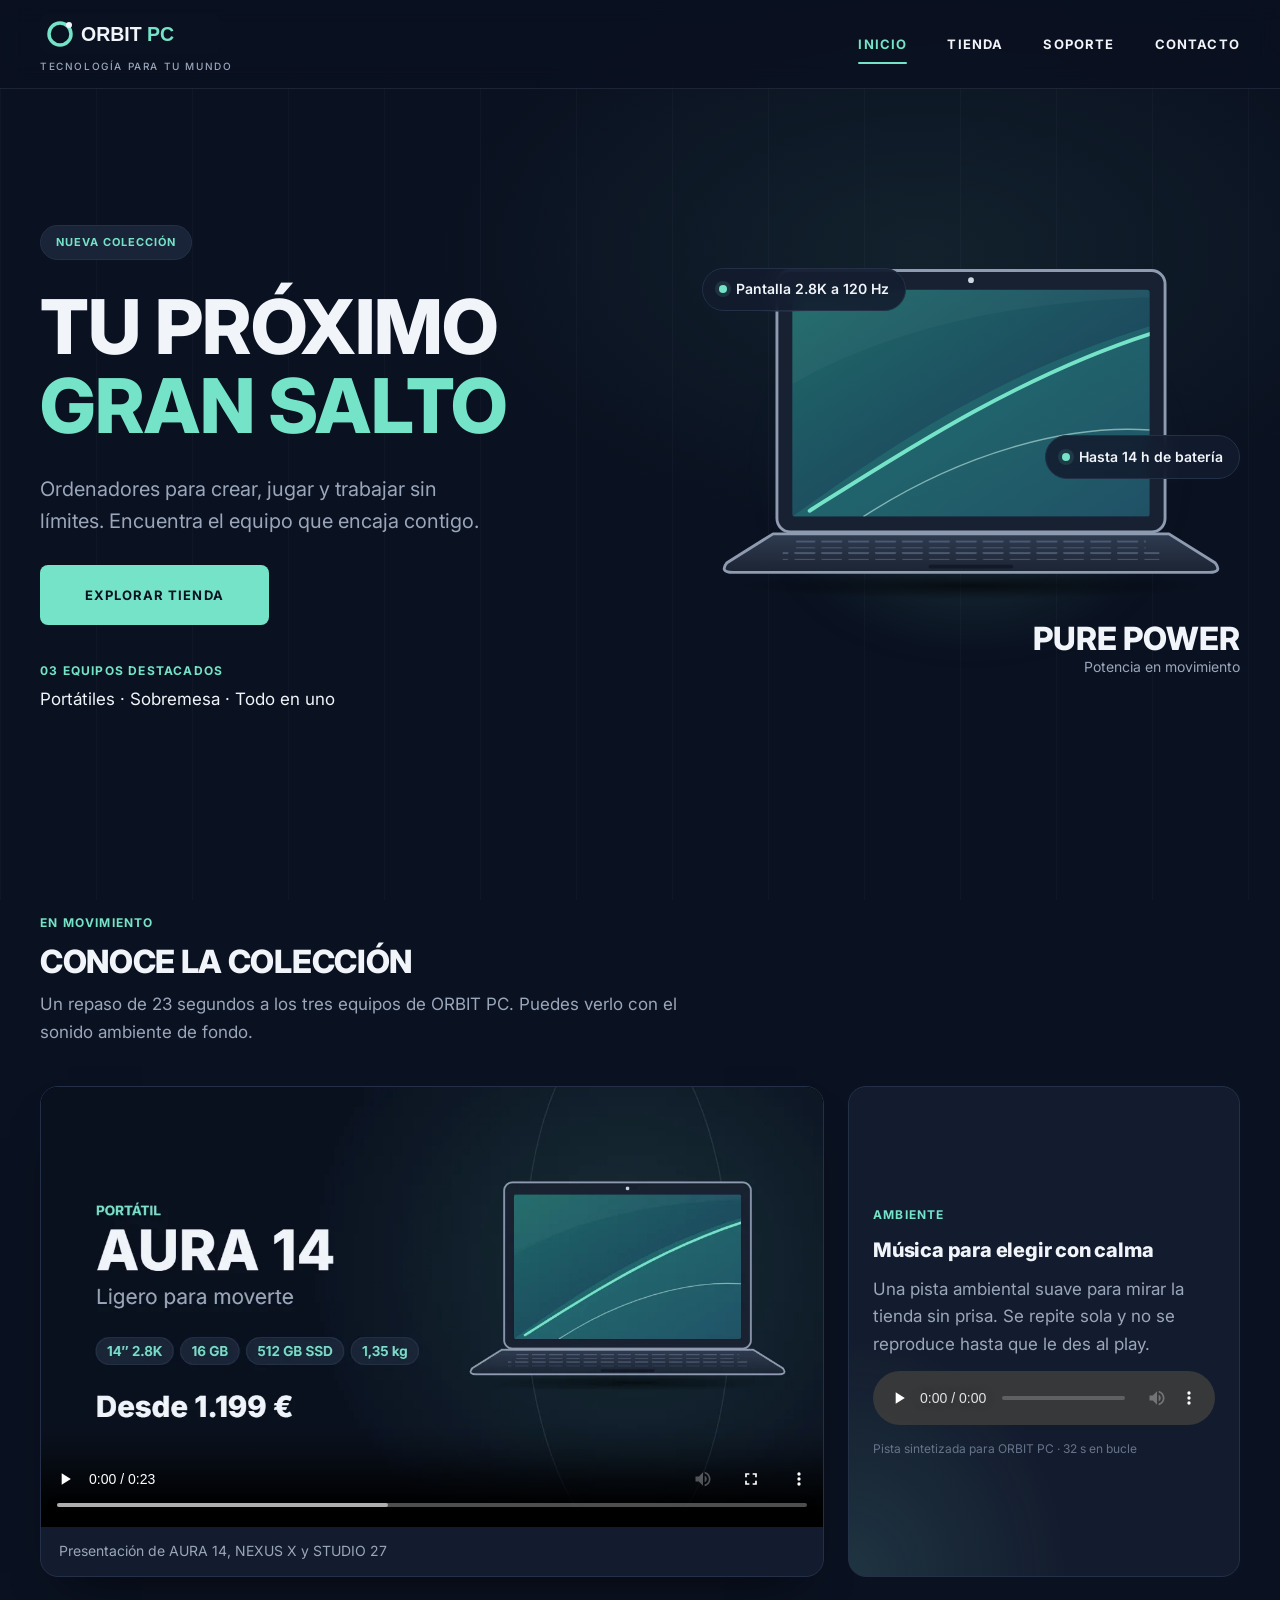
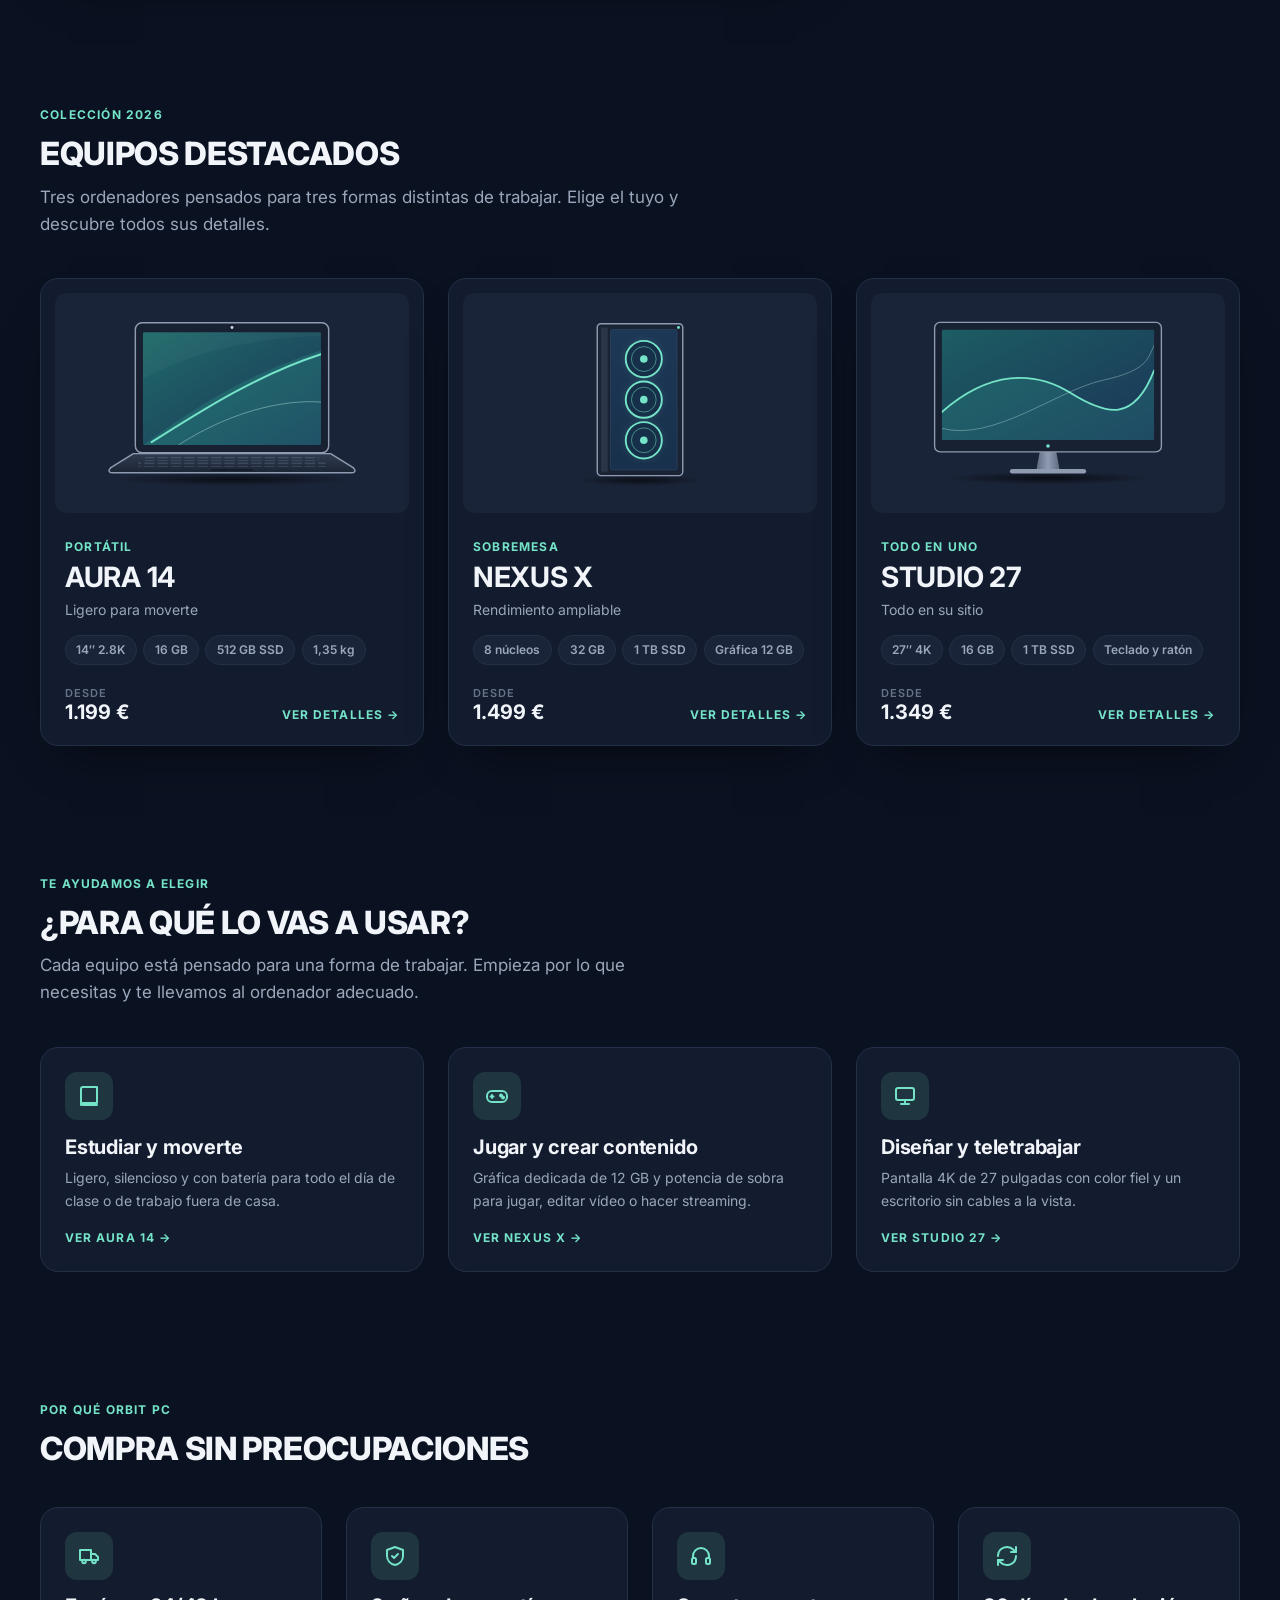
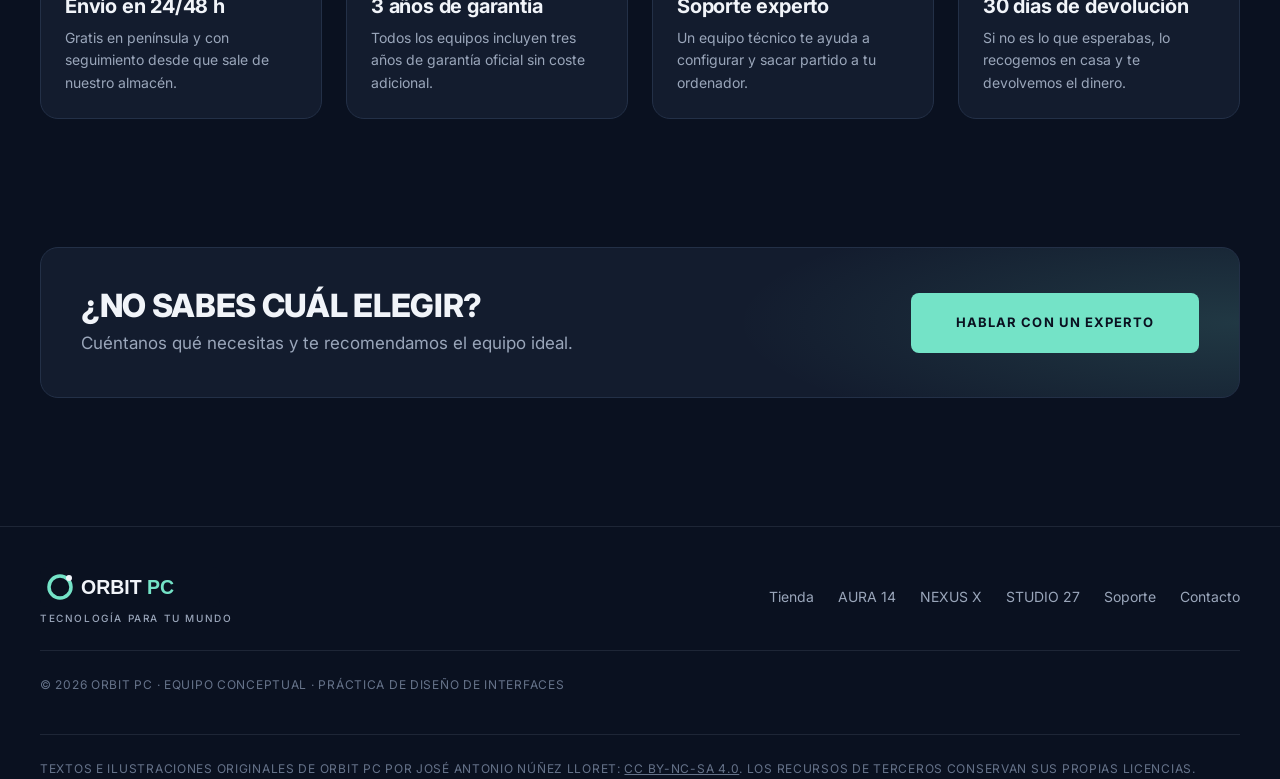
<file: index.html>
<!DOCTYPE html>
<html lang="es">
<head>
  <meta charset="UTF-8">
  <meta name="viewport" content="width=device-width, initial-scale=1.0">
  <title>ORBIT PC · Tecnología para tu mundo</title>
  <meta name="description" content="ORBIT PC: portátiles, sobremesas y todo en uno para crear, jugar y trabajar sin límites.">
  <link rel="icon" href="img/favicon.ico" type="image/x-icon">
  <link rel="preconnect" href="https://fonts.googleapis.com">
  <link rel="preconnect" href="https://fonts.gstatic.com" crossorigin>
  <link href="https://fonts.googleapis.com/css2?family=Inter:wght@400;500;600;700;800&display=swap" rel="stylesheet">
  <link rel="stylesheet" href="css/styles.css">
</head>
<body>
  <a class="skip-link" href="#contenido">Saltar al contenido</a>

  <header class="site-header">
    <div class="container site-header__inner">
      <a class="logo" href="index.html" aria-label="ORBIT PC, ir al inicio">
        <img src="img/logo.svg" width="180" height="40" alt="ORBIT PC">
        <span class="logo__tagline">Tecnología para tu mundo</span>
      </a>
      <button class="nav-toggle" type="button" aria-expanded="false" aria-controls="menu-principal">
        <span class="nav-toggle__barras" aria-hidden="true"></span>
        <span class="sr-only">Abrir menú</span>
      </button>
      <nav class="main-nav" id="menu-principal" aria-label="Navegación principal">
        <ul class="main-nav__list">
          <li><a class="main-nav__link" href="index.html" aria-current="page">Inicio</a></li>
          <li><a class="main-nav__link" href="tienda.html">Tienda</a></li>
          <li><a class="main-nav__link" href="soporte.html">Soporte</a></li>
          <li><a class="main-nav__link" href="contacto.html">Contacto</a></li>
        </ul>
      </nav>
    </div>
  </header>

  <main id="contenido">
    <section class="hero" aria-labelledby="hero-title">
      <div class="container hero__inner">
        <div class="hero__content">
          <span class="badge">Nueva colección</span>
          <h1 class="hero__title" id="hero-title">
            <span class="hero__title-line">Tu próximo</span>
            <span class="hero__title-line hero__title-accent">gran salto</span>
          </h1>
          <p class="hero__lead">Ordenadores para crear, jugar y trabajar sin límites. Encuentra el equipo que encaja contigo.</p>
          <a class="btn btn--primary btn--lg" href="tienda.html">Explorar tienda</a>
          <div class="hero__meta">
            <p class="eyebrow">03 equipos destacados</p>
            <p>Portátiles · Sobremesa · Todo en uno</p>
          </div>
        </div>

        <figure class="hero__visual">
          <img src="img/aura-14.svg" width="560" height="360" alt="Portátil AURA 14 de ORBIT PC con la pantalla encendida">
          <span class="hero__chip hero__chip--top">Pantalla 2.8K a 120 Hz</span>
          <span class="hero__chip hero__chip--side">Hasta 14 h de batería</span>
          <figcaption class="hero__caption">
            <strong>Pure power</strong>
            <span>Potencia en movimiento</span>
          </figcaption>
        </figure>
      </div>
    </section>

    <section class="section" aria-labelledby="video-title">
      <div class="container">
        <header class="section__head">
          <p class="eyebrow">En movimiento</p>
          <h2 class="section__title" id="video-title">Conoce la colección</h2>
          <p class="section__lead">Un repaso de 23 segundos a los tres equipos de ORBIT PC. Puedes verlo con el sonido ambiente de fondo.</p>
        </header>

        <div class="media-layout">
          <figure class="video-card">
            <video class="video-card__player" controls playsinline preload="metadata" width="1280" height="720" poster="media/orbit-presentacion-poster.webp">
              <source src="media/orbit-presentacion.mp4" type="video/mp4">
              <source src="media/orbit-presentacion.webm" type="video/webm">
              <track kind="captions" src="media/orbit-presentacion.es.vtt" srclang="es" label="Español" default>
              <p>Tu navegador no puede reproducir vídeo. <a href="media/orbit-presentacion.mp4">Descarga el vídeo</a>.</p>
            </video>
            <figcaption class="video-card__caption">Presentación de AURA 14, NEXUS X y STUDIO 27</figcaption>
          </figure>

          <aside class="audio-card" aria-labelledby="audio-title">
            <p class="eyebrow">Ambiente</p>
            <h3 class="audio-card__title" id="audio-title">Música para elegir con calma</h3>
            <p class="audio-card__text">Una pista ambiental suave para mirar la tienda sin prisa. Se repite sola y no se reproduce hasta que le des al play.</p>
            <audio class="audio-card__player" controls loop preload="none">
              <source src="media/orbit-ambiente.m4a" type="audio/mp4">
              <source src="media/orbit-ambiente.webm" type="audio/webm">
              <p>Tu navegador no puede reproducir audio. <a href="media/orbit-ambiente.m4a">Descarga la pista</a>.</p>
            </audio>
            <p class="audio-card__note">Pista sintetizada para ORBIT PC · 32 s en bucle</p>
          </aside>
        </div>
      </div>
    </section>

    <section class="section" aria-labelledby="destacados-title">
      <div class="container">
        <header class="section__head">
          <p class="eyebrow">Colección 2026</p>
          <h2 class="section__title" id="destacados-title">Equipos destacados</h2>
          <p class="section__lead">Tres ordenadores pensados para tres formas distintas de trabajar. Elige el tuyo y descubre todos sus detalles.</p>
        </header>

        <div class="product-grid">
          <article class="product-card">
            <div class="product-card__media">
              <img src="img/aura-14.svg" width="560" height="360" alt="" loading="lazy">
            </div>
            <div class="product-card__body">
              <p class="eyebrow">Portátil</p>
              <h3 class="product-card__title"><a class="product-card__link" href="aura-14.html">AURA 14</a></h3>
              <p class="product-card__text">Ligero para moverte</p>
              <ul class="product-card__specs">
                <li class="chip">14″ 2.8K</li>
                <li class="chip">16 GB</li>
                <li class="chip">512 GB SSD</li>
                <li class="chip">1,35 kg</li>
              </ul>
              <div class="product-card__footer">
                <p class="product-card__price"><span class="product-card__from">Desde</span>1.199 €</p>
                <span class="link-arrow" aria-hidden="true">Ver detalles →</span>
              </div>
            </div>
          </article>

          <article class="product-card">
            <div class="product-card__media">
              <img src="img/nexus-x.svg" width="320" height="360" alt="" loading="lazy">
            </div>
            <div class="product-card__body">
              <p class="eyebrow">Sobremesa</p>
              <h3 class="product-card__title"><a class="product-card__link" href="nexus-x.html">NEXUS X</a></h3>
              <p class="product-card__text">Rendimiento ampliable</p>
              <ul class="product-card__specs">
                <li class="chip">8 núcleos</li>
                <li class="chip">32 GB</li>
                <li class="chip">1 TB SSD</li>
                <li class="chip">Gráfica 12 GB</li>
              </ul>
              <div class="product-card__footer">
                <p class="product-card__price"><span class="product-card__from">Desde</span>1.499 €</p>
                <span class="link-arrow" aria-hidden="true">Ver detalles →</span>
              </div>
            </div>
          </article>

          <article class="product-card">
            <div class="product-card__media">
              <img src="img/studio-27.svg" width="560" height="380" alt="" loading="lazy">
            </div>
            <div class="product-card__body">
              <p class="eyebrow">Todo en uno</p>
              <h3 class="product-card__title"><a class="product-card__link" href="studio-27.html">STUDIO 27</a></h3>
              <p class="product-card__text">Todo en su sitio</p>
              <ul class="product-card__specs">
                <li class="chip">27″ 4K</li>
                <li class="chip">16 GB</li>
                <li class="chip">1 TB SSD</li>
                <li class="chip">Teclado y ratón</li>
              </ul>
              <div class="product-card__footer">
                <p class="product-card__price"><span class="product-card__from">Desde</span>1.349 €</p>
                <span class="link-arrow" aria-hidden="true">Ver detalles →</span>
              </div>
            </div>
          </article>
        </div>
      </div>
    </section>

    <section class="section" aria-labelledby="uso-title">
      <div class="container">
        <header class="section__head">
          <p class="eyebrow">Te ayudamos a elegir</p>
          <h2 class="section__title" id="uso-title">¿Para qué lo vas a usar?</h2>
          <p class="section__lead">Cada equipo está pensado para una forma de trabajar. Empieza por lo que necesitas y te llevamos al ordenador adecuado.</p>
        </header>

        <ul class="feature-list">
          <li class="feature">
            <span class="feature__icon">
              <svg viewBox="0 0 24 24" fill="none" stroke="currentColor" stroke-width="2" stroke-linecap="round" stroke-linejoin="round" aria-hidden="true"><path d="M4 19.5V5a2 2 0 0 1 2-2h14v16H6a2 2 0 0 0-2 2Z"/><path d="M4 19.5A2 2 0 0 0 6 21h14"/></svg>
            </span>
            <h3 class="feature__title">Estudiar y moverte</h3>
            <p class="feature__text">Ligero, silencioso y con batería para todo el día de clase o de trabajo fuera de casa.</p>
            <a class="link-arrow" href="aura-14.html">Ver AURA 14 →</a>
          </li>
          <li class="feature">
            <span class="feature__icon">
              <svg viewBox="0 0 24 24" fill="none" stroke="currentColor" stroke-width="2" stroke-linecap="round" stroke-linejoin="round" aria-hidden="true"><rect x="2" y="7" width="20" height="11" rx="5"/><path d="M7 11v3M5.5 12.5h3"/><circle cx="16" cy="11.5" r="1"/><circle cx="18" cy="13.5" r="1"/></svg>
            </span>
            <h3 class="feature__title">Jugar y crear contenido</h3>
            <p class="feature__text">Gráfica dedicada de 12 GB y potencia de sobra para jugar, editar vídeo o hacer streaming.</p>
            <a class="link-arrow" href="nexus-x.html">Ver NEXUS X →</a>
          </li>
          <li class="feature">
            <span class="feature__icon">
              <svg viewBox="0 0 24 24" fill="none" stroke="currentColor" stroke-width="2" stroke-linecap="round" stroke-linejoin="round" aria-hidden="true"><rect x="3" y="4" width="18" height="12" rx="2"/><path d="M12 16v4M8 20h8"/></svg>
            </span>
            <h3 class="feature__title">Diseñar y teletrabajar</h3>
            <p class="feature__text">Pantalla 4K de 27 pulgadas con color fiel y un escritorio sin cables a la vista.</p>
            <a class="link-arrow" href="studio-27.html">Ver STUDIO 27 →</a>
          </li>
        </ul>
      </div>
    </section>

    <section class="section" aria-labelledby="ventajas-title">
      <div class="container">
        <header class="section__head">
          <p class="eyebrow">Por qué ORBIT PC</p>
          <h2 class="section__title" id="ventajas-title">Compra sin preocupaciones</h2>
        </header>

        <ul class="feature-list">
          <li class="feature">
            <span class="feature__icon">
              <svg viewBox="0 0 24 24" fill="none" stroke="currentColor" stroke-width="2" stroke-linecap="round" stroke-linejoin="round" aria-hidden="true"><path d="M3 6h11v10H3zM14 10h4l3 3v3h-7"/><circle cx="7" cy="17.5" r="1.8"/><circle cx="17" cy="17.5" r="1.8"/></svg>
            </span>
            <h3 class="feature__title">Envío en 24/48 h</h3>
            <p class="feature__text">Gratis en península y con seguimiento desde que sale de nuestro almacén.</p>
          </li>
          <li class="feature">
            <span class="feature__icon">
              <svg viewBox="0 0 24 24" fill="none" stroke="currentColor" stroke-width="2" stroke-linecap="round" stroke-linejoin="round" aria-hidden="true"><path d="M12 3 4 6v6c0 4.5 3.4 8 8 9 4.6-1 8-4.5 8-9V6l-8-3Z"/><path d="m9 12 2 2 4-4"/></svg>
            </span>
            <h3 class="feature__title">3 años de garantía</h3>
            <p class="feature__text">Todos los equipos incluyen tres años de garantía oficial sin coste adicional.</p>
          </li>
          <li class="feature">
            <span class="feature__icon">
              <svg viewBox="0 0 24 24" fill="none" stroke="currentColor" stroke-width="2" stroke-linecap="round" stroke-linejoin="round" aria-hidden="true"><path d="M4 14v-2a8 8 0 0 1 16 0v2"/><rect x="3" y="14" width="4" height="6" rx="1.5"/><rect x="17" y="14" width="4" height="6" rx="1.5"/></svg>
            </span>
            <h3 class="feature__title">Soporte experto</h3>
            <p class="feature__text">Un equipo técnico te ayuda a configurar y sacar partido a tu ordenador.</p>
          </li>
          <li class="feature">
            <span class="feature__icon">
              <svg viewBox="0 0 24 24" fill="none" stroke="currentColor" stroke-width="2" stroke-linecap="round" stroke-linejoin="round" aria-hidden="true"><path d="M3 12a9 9 0 0 1 15.5-6.2L21 8"/><path d="M21 3v5h-5"/><path d="M21 12a9 9 0 0 1-15.5 6.2L3 16"/><path d="M3 21v-5h5"/></svg>
            </span>
            <h3 class="feature__title">30 días de devolución</h3>
            <p class="feature__text">Si no es lo que esperabas, lo recogemos en casa y te devolvemos el dinero.</p>
          </li>
        </ul>
      </div>
    </section>

    <section class="section" aria-label="Ayuda para elegir equipo">
      <div class="container">
        <div class="cta-band">
          <div class="cta-band__text">
            <h2 class="cta-band__title">¿No sabes cuál elegir?</h2>
            <p class="cta-band__lead">Cuéntanos qué necesitas y te recomendamos el equipo ideal.</p>
          </div>
          <a class="btn btn--primary btn--lg" href="contacto.html">Hablar con un experto</a>
        </div>
      </div>
    </section>
  </main>

  <footer class="site-footer">
    <div class="container site-footer__inner">
      <a class="logo" href="index.html" aria-label="ORBIT PC, ir al inicio">
        <img src="img/logo.svg" width="180" height="40" alt="ORBIT PC">
        <span class="logo__tagline">Tecnología para tu mundo</span>
      </a>
      <nav aria-label="Enlaces del pie de página">
        <ul class="site-footer__links">
          <li><a href="tienda.html">Tienda</a></li>
          <li><a href="aura-14.html">AURA 14</a></li>
          <li><a href="nexus-x.html">NEXUS X</a></li>
          <li><a href="studio-27.html">STUDIO 27</a></li>
          <li><a href="soporte.html">Soporte</a></li>
          <li><a href="contacto.html">Contacto</a></li>
        </ul>
      </nav>
      <p class="site-footer__copy">© 2026 ORBIT PC · Equipo conceptual · Práctica de Diseño de Interfaces</p>
    </div>
    <div class="container"><p class="site-footer__copy">Textos e ilustraciones originales de ORBIT PC por José Antonio Núñez Lloret: <a rel="license" href="https://creativecommons.org/licenses/by-nc-sa/4.0/">CC BY-NC-SA 4.0</a>. Los recursos de terceros conservan sus propias licencias.</p></div>
  </footer>
  <script src="js/menu.js" defer></script>
</body>
</html>
</file>
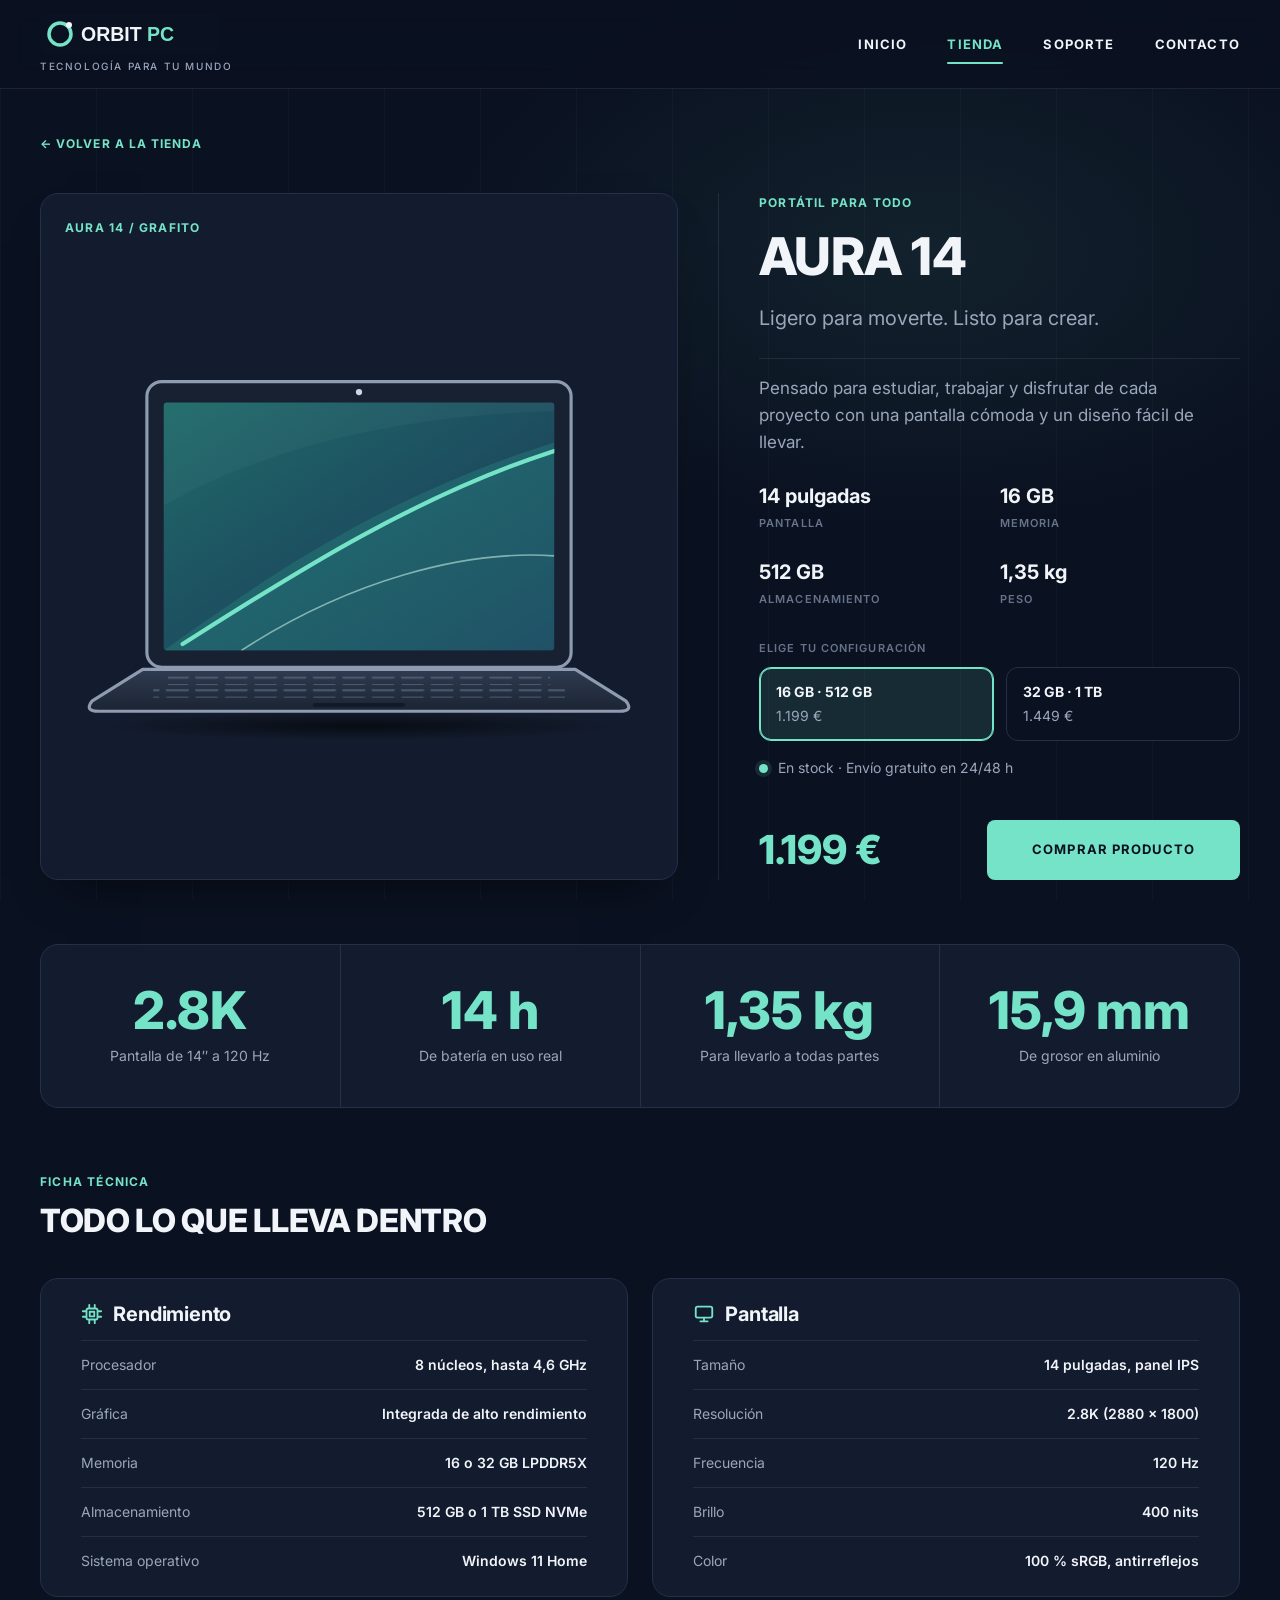
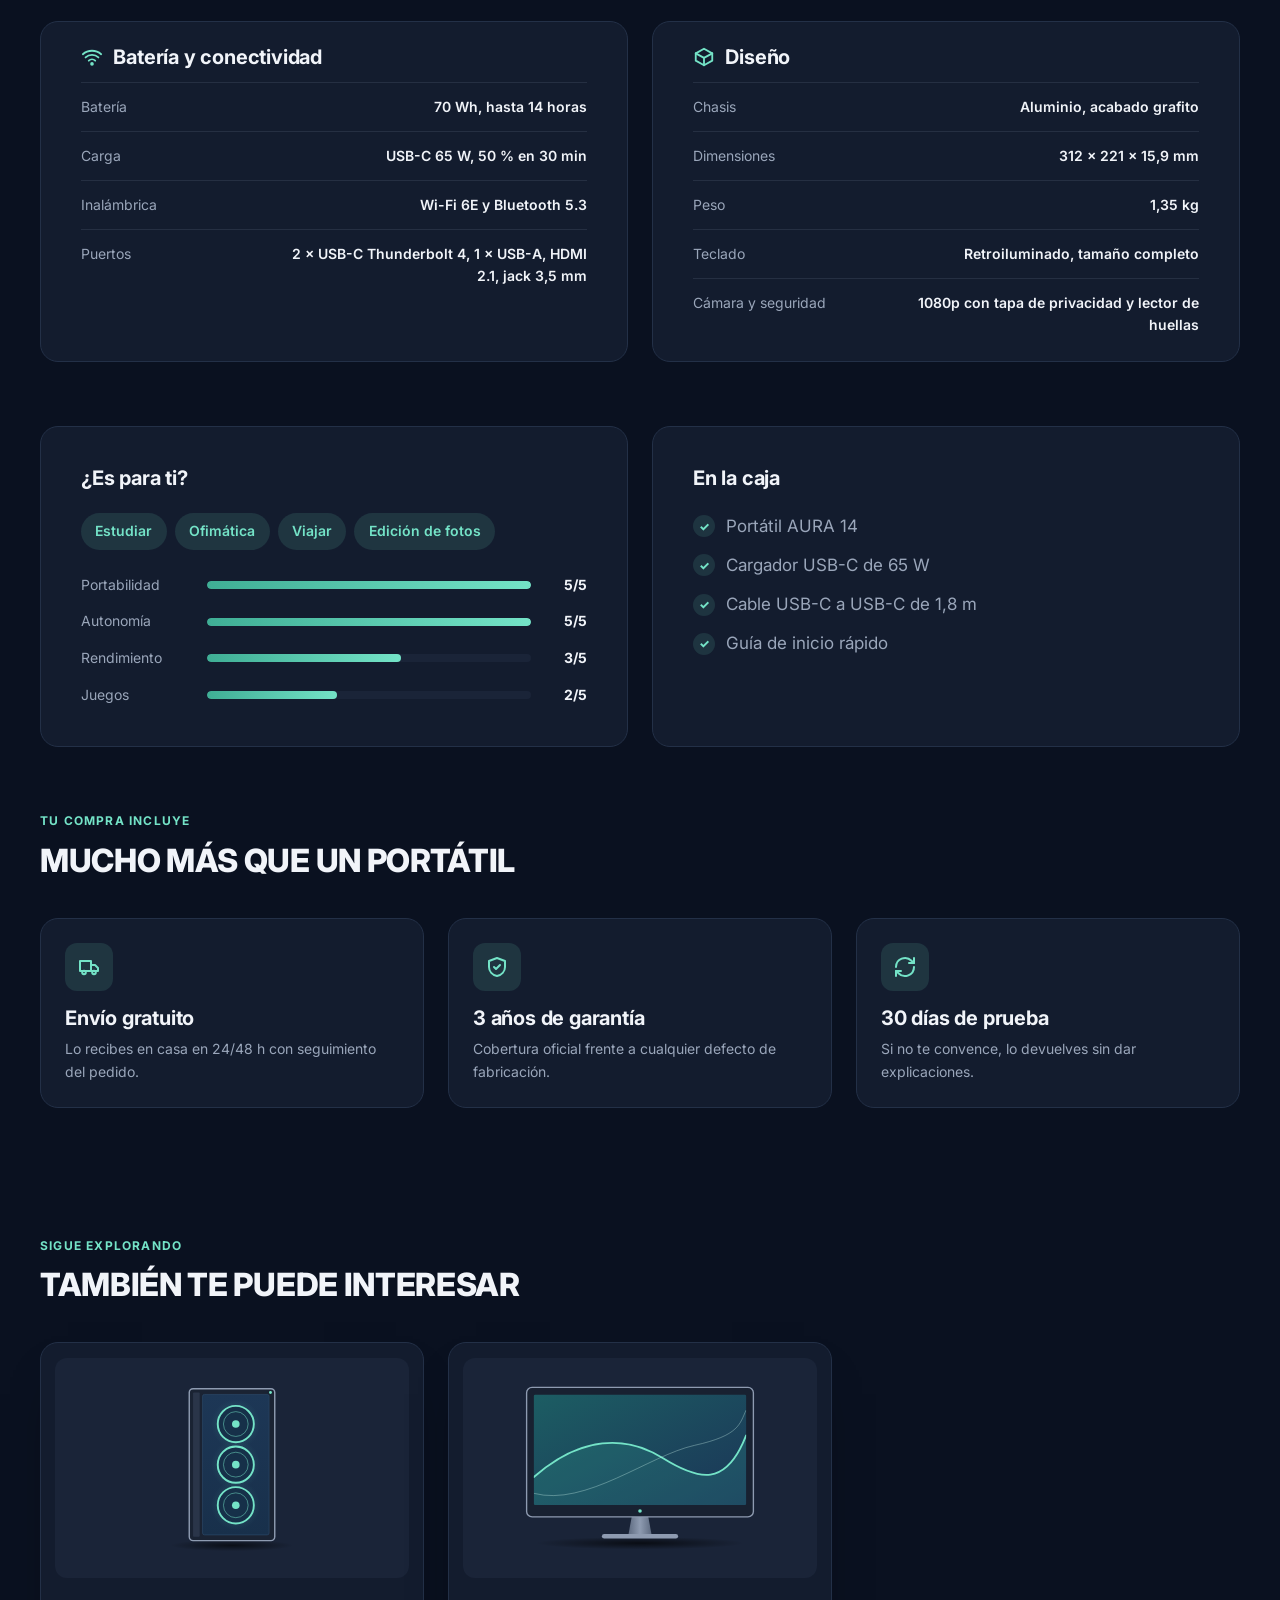
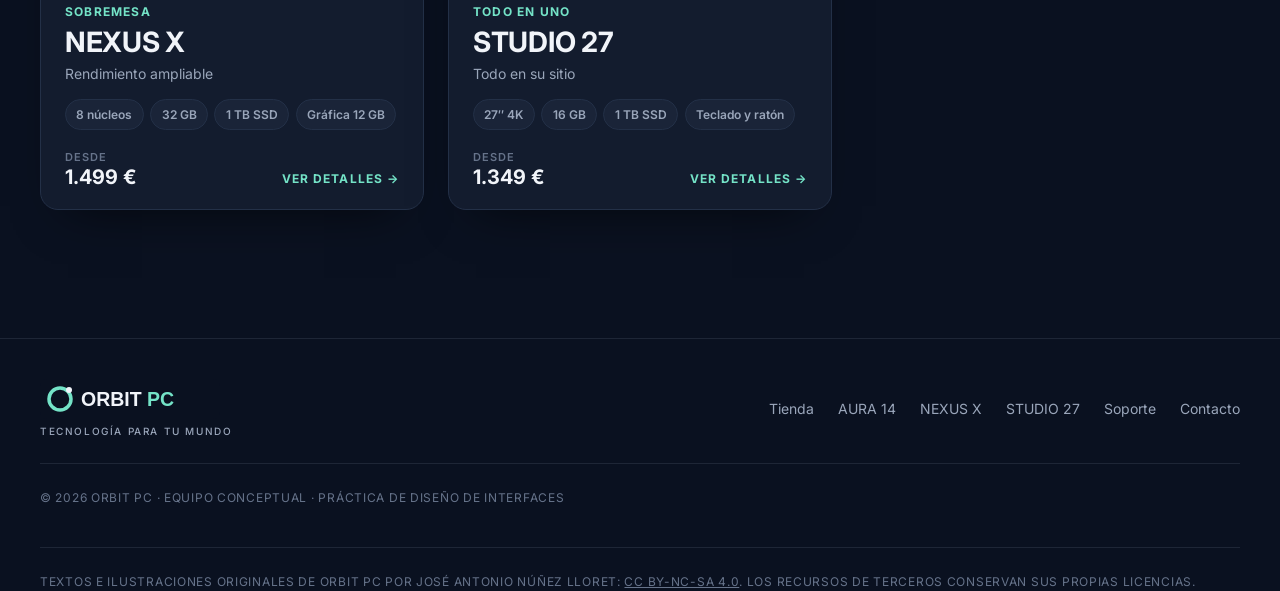
<file: aura-14.html>
<!DOCTYPE html>
<html lang="es">
<head>
  <meta charset="UTF-8">
  <meta name="viewport" content="width=device-width, initial-scale=1.0">
  <title>AURA 14 · Portátil · ORBIT PC</title>
  <meta name="description" content="AURA 14: portátil de 14 pulgadas 2.8K a 120 Hz, hasta 14 horas de batería y 1,35 kg. Ligero para moverte, listo para crear.">
  <link rel="icon" href="img/favicon.ico" type="image/x-icon">
  <link rel="preconnect" href="https://fonts.googleapis.com">
  <link rel="preconnect" href="https://fonts.gstatic.com" crossorigin>
  <link href="https://fonts.googleapis.com/css2?family=Inter:wght@400;500;600;700;800&display=swap" rel="stylesheet">
  <link rel="stylesheet" href="css/styles.css">
</head>
<body>
  <a class="skip-link" href="#contenido">Saltar al contenido</a>

  <header class="site-header">
    <div class="container site-header__inner">
      <a class="logo" href="index.html" aria-label="ORBIT PC, ir al inicio">
        <img src="img/logo.svg" width="180" height="40" alt="ORBIT PC">
        <span class="logo__tagline">Tecnología para tu mundo</span>
      </a>
      <button class="nav-toggle" type="button" aria-expanded="false" aria-controls="menu-principal">
        <span class="nav-toggle__barras" aria-hidden="true"></span>
        <span class="sr-only">Abrir menú</span>
      </button>
      <nav class="main-nav" id="menu-principal" aria-label="Navegación principal">
        <ul class="main-nav__list">
          <li><a class="main-nav__link" href="index.html">Inicio</a></li>
          <li><a class="main-nav__link" href="tienda.html" aria-current="page">Tienda</a></li>
          <li><a class="main-nav__link" href="soporte.html">Soporte</a></li>
          <li><a class="main-nav__link" href="contacto.html">Contacto</a></li>
        </ul>
      </nav>
    </div>
  </header>

  <main id="contenido">
    <article class="container product">
      <a class="link-arrow back-link" href="tienda.html">← Volver a la tienda</a>

      <div class="product__layout">
        <figure class="product__media">
          <figcaption class="eyebrow">AURA 14 / Grafito</figcaption>
          <img src="img/aura-14.svg" width="560" height="360" alt="Portátil AURA 14 abierto, acabado grafito">
        </figure>

        <div class="product__info">
          <p class="eyebrow">Portátil para todo</p>
          <h1 class="product__title">AURA 14</h1>
          <p class="product__subtitle">Ligero para moverte. Listo para crear.</p>
          <p class="product__desc">Pensado para estudiar, trabajar y disfrutar de cada proyecto con una pantalla cómoda y un diseño fácil de llevar.</p>

          <dl class="specs">
            <div class="specs__item">
              <dt class="specs__label">Pantalla</dt>
              <dd class="specs__value">14 pulgadas</dd>
            </div>
            <div class="specs__item">
              <dt class="specs__label">Memoria</dt>
              <dd class="specs__value"><span class="config-base">16 GB</span><span class="config-plus">32 GB</span></dd>
            </div>
            <div class="specs__item">
              <dt class="specs__label">Almacenamiento</dt>
              <dd class="specs__value"><span class="config-base">512 GB</span><span class="config-plus">1 TB</span></dd>
            </div>
            <div class="specs__item">
              <dt class="specs__label">Peso</dt>
              <dd class="specs__value">1,35 kg</dd>
            </div>
          </dl>

          <fieldset class="config">
            <legend class="config__legend">Elige tu configuración</legend>
            <div class="config__options">
              <label class="config-option">
                <input class="config-option__input" type="radio" name="config" value="base" checked>
                <span class="config-option__box">
                  <span class="config-option__name">16 GB · 512 GB</span>
                  <span class="config-option__price">1.199 €</span>
                </span>
              </label>
              <label class="config-option">
                <input class="config-option__input" type="radio" name="config" value="plus">
                <span class="config-option__box">
                  <span class="config-option__name">32 GB · 1 TB</span>
                  <span class="config-option__price">1.449 €</span>
                </span>
              </label>
            </div>
          </fieldset>

          <p class="stock"><span class="stock__dot" aria-hidden="true"></span>En stock · Envío gratuito en 24/48 h</p>

          <div class="product__buy">
            <p class="product__price"><span class="sr-only">Precio: </span><span class="config-base">1.199 €</span><span class="config-plus">1.449 €</span></p>
            <a class="btn btn--primary btn--lg" href="contacto.html#formulario">Comprar producto</a>
          </div>
        </div>
      </div>
    </article>

    <section class="container" aria-label="Datos clave del AURA 14">
      <ul class="highlights">
        <li class="highlight">
          <span class="highlight__value">2.8K</span>
          <span class="highlight__label">Pantalla de 14″ a 120 Hz</span>
        </li>
        <li class="highlight">
          <span class="highlight__value">14 h</span>
          <span class="highlight__label">De batería en uso real</span>
        </li>
        <li class="highlight">
          <span class="highlight__value">1,35 kg</span>
          <span class="highlight__label">Para llevarlo a todas partes</span>
        </li>
        <li class="highlight">
          <span class="highlight__value">15,9 mm</span>
          <span class="highlight__label">De grosor en aluminio</span>
        </li>
      </ul>
    </section>

    <section class="section" aria-labelledby="ficha-title">
      <div class="container">
        <header class="section__head">
          <p class="eyebrow">Ficha técnica</p>
          <h2 class="section__title" id="ficha-title">Todo lo que lleva dentro</h2>
        </header>

        <div class="tech-specs">
          <div class="tech-group">
            <h3 class="tech-group__title">
              <svg viewBox="0 0 24 24" fill="none" stroke="currentColor" stroke-width="2" stroke-linecap="round" stroke-linejoin="round" aria-hidden="true"><rect x="6" y="6" width="12" height="12" rx="2"/><rect x="9.5" y="9.5" width="5" height="5"/><path d="M9 2v3M15 2v3M9 19v3M15 19v3M2 9h3M2 15h3M19 9h3M19 15h3"/></svg>
              Rendimiento
            </h3>
            <dl class="tech-list">
              <div class="tech-list__row"><dt>Procesador</dt><dd>8 núcleos, hasta 4,6 GHz</dd></div>
              <div class="tech-list__row"><dt>Gráfica</dt><dd>Integrada de alto rendimiento</dd></div>
              <div class="tech-list__row"><dt>Memoria</dt><dd>16 o 32 GB LPDDR5X</dd></div>
              <div class="tech-list__row"><dt>Almacenamiento</dt><dd>512 GB o 1 TB SSD NVMe</dd></div>
              <div class="tech-list__row"><dt>Sistema operativo</dt><dd>Windows 11 Home</dd></div>
            </dl>
          </div>

          <div class="tech-group">
            <h3 class="tech-group__title">
              <svg viewBox="0 0 24 24" fill="none" stroke="currentColor" stroke-width="2" stroke-linecap="round" stroke-linejoin="round" aria-hidden="true"><rect x="3" y="4" width="18" height="12" rx="2"/><path d="M12 16v4M8 20h8"/></svg>
              Pantalla
            </h3>
            <dl class="tech-list">
              <div class="tech-list__row"><dt>Tamaño</dt><dd>14 pulgadas, panel IPS</dd></div>
              <div class="tech-list__row"><dt>Resolución</dt><dd>2.8K (2880 × 1800)</dd></div>
              <div class="tech-list__row"><dt>Frecuencia</dt><dd>120 Hz</dd></div>
              <div class="tech-list__row"><dt>Brillo</dt><dd>400 nits</dd></div>
              <div class="tech-list__row"><dt>Color</dt><dd>100 % sRGB, antirreflejos</dd></div>
            </dl>
          </div>

          <div class="tech-group">
            <h3 class="tech-group__title">
              <svg viewBox="0 0 24 24" fill="none" stroke="currentColor" stroke-width="2" stroke-linecap="round" stroke-linejoin="round" aria-hidden="true"><path d="M2 9a15 15 0 0 1 20 0"/><path d="M5 12.5a10 10 0 0 1 14 0"/><path d="M8.5 16a5 5 0 0 1 7 0"/><circle cx="12" cy="19.5" r="1"/></svg>
              Batería y conectividad
            </h3>
            <dl class="tech-list">
              <div class="tech-list__row"><dt>Batería</dt><dd>70 Wh, hasta 14 horas</dd></div>
              <div class="tech-list__row"><dt>Carga</dt><dd>USB-C 65 W, 50 % en 30 min</dd></div>
              <div class="tech-list__row"><dt>Inalámbrica</dt><dd>Wi-Fi 6E y Bluetooth 5.3</dd></div>
              <div class="tech-list__row"><dt>Puertos</dt><dd>2 × USB-C Thunderbolt 4, 1 × USB-A, HDMI 2.1, jack 3,5 mm</dd></div>
            </dl>
          </div>

          <div class="tech-group">
            <h3 class="tech-group__title">
              <svg viewBox="0 0 24 24" fill="none" stroke="currentColor" stroke-width="2" stroke-linecap="round" stroke-linejoin="round" aria-hidden="true"><path d="M21 8 12 3 3 8v8l9 5 9-5V8Z"/><path d="m3 8 9 5 9-5M12 13v8"/></svg>
              Diseño
            </h3>
            <dl class="tech-list">
              <div class="tech-list__row"><dt>Chasis</dt><dd>Aluminio, acabado grafito</dd></div>
              <div class="tech-list__row"><dt>Dimensiones</dt><dd>312 × 221 × 15,9 mm</dd></div>
              <div class="tech-list__row"><dt>Peso</dt><dd>1,35 kg</dd></div>
              <div class="tech-list__row"><dt>Teclado</dt><dd>Retroiluminado, tamaño completo</dd></div>
              <div class="tech-list__row"><dt>Cámara y seguridad</dt><dd>1080p con tapa de privacidad y lector de huellas</dd></div>
            </dl>
          </div>
        </div>
      </div>
    </section>

    <section class="container info-pair" aria-label="Perfil de uso y contenido de la caja">
      <div class="info-card">
        <h2 class="info-card__title">¿Es para ti?</h2>
        <ul class="tag-list">
          <li class="tag">Estudiar</li>
          <li class="tag">Ofimática</li>
          <li class="tag">Viajar</li>
          <li class="tag">Edición de fotos</li>
        </ul>
        <ul class="rating-list">
          <li class="rating"><span class="rating__label">Portabilidad</span><span class="rating__bar" aria-hidden="true"><span style="--value: 100%"></span></span><span class="rating__value">5/5</span></li>
          <li class="rating"><span class="rating__label">Autonomía</span><span class="rating__bar" aria-hidden="true"><span style="--value: 100%"></span></span><span class="rating__value">5/5</span></li>
          <li class="rating"><span class="rating__label">Rendimiento</span><span class="rating__bar" aria-hidden="true"><span style="--value: 60%"></span></span><span class="rating__value">3/5</span></li>
          <li class="rating"><span class="rating__label">Juegos</span><span class="rating__bar" aria-hidden="true"><span style="--value: 40%"></span></span><span class="rating__value">2/5</span></li>
        </ul>
      </div>
      <div class="info-card">
        <h2 class="info-card__title">En la caja</h2>
        <ul class="check-list">
          <li>Portátil AURA 14</li>
          <li>Cargador USB-C de 65 W</li>
          <li>Cable USB-C a USB-C de 1,8 m</li>
          <li>Guía de inicio rápido</li>
        </ul>
      </div>
    </section>

    <section class="section" aria-labelledby="incluye-title">
      <div class="container">
        <header class="section__head">
          <p class="eyebrow">Tu compra incluye</p>
          <h2 class="section__title" id="incluye-title">Mucho más que un portátil</h2>
        </header>
        <ul class="feature-list">
          <li class="feature">
            <span class="feature__icon">
              <svg viewBox="0 0 24 24" fill="none" stroke="currentColor" stroke-width="2" stroke-linecap="round" stroke-linejoin="round" aria-hidden="true"><path d="M3 6h11v10H3zM14 10h4l3 3v3h-7"/><circle cx="7" cy="17.5" r="1.8"/><circle cx="17" cy="17.5" r="1.8"/></svg>
            </span>
            <h3 class="feature__title">Envío gratuito</h3>
            <p class="feature__text">Lo recibes en casa en 24/48 h con seguimiento del pedido.</p>
          </li>
          <li class="feature">
            <span class="feature__icon">
              <svg viewBox="0 0 24 24" fill="none" stroke="currentColor" stroke-width="2" stroke-linecap="round" stroke-linejoin="round" aria-hidden="true"><path d="M12 3 4 6v6c0 4.5 3.4 8 8 9 4.6-1 8-4.5 8-9V6l-8-3Z"/><path d="m9 12 2 2 4-4"/></svg>
            </span>
            <h3 class="feature__title">3 años de garantía</h3>
            <p class="feature__text">Cobertura oficial frente a cualquier defecto de fabricación.</p>
          </li>
          <li class="feature">
            <span class="feature__icon">
              <svg viewBox="0 0 24 24" fill="none" stroke="currentColor" stroke-width="2" stroke-linecap="round" stroke-linejoin="round" aria-hidden="true"><path d="M3 12a9 9 0 0 1 15.5-6.2L21 8"/><path d="M21 3v5h-5"/><path d="M21 12a9 9 0 0 1-15.5 6.2L3 16"/><path d="M3 21v-5h5"/></svg>
            </span>
            <h3 class="feature__title">30 días de prueba</h3>
            <p class="feature__text">Si no te convence, lo devuelves sin dar explicaciones.</p>
          </li>
        </ul>
      </div>
    </section>

    <section class="section" aria-labelledby="otros-title">
      <div class="container">
        <header class="section__head">
          <p class="eyebrow">Sigue explorando</p>
          <h2 class="section__title" id="otros-title">También te puede interesar</h2>
        </header>
        <div class="product-grid">
          <article class="product-card">
            <div class="product-card__media">
              <img src="img/nexus-x.svg" width="320" height="360" alt="" loading="lazy">
            </div>
            <div class="product-card__body">
              <p class="eyebrow">Sobremesa</p>
              <h3 class="product-card__title"><a class="product-card__link" href="nexus-x.html">NEXUS X</a></h3>
              <p class="product-card__text">Rendimiento ampliable</p>
              <ul class="product-card__specs">
                <li class="chip">8 núcleos</li>
                <li class="chip">32 GB</li>
                <li class="chip">1 TB SSD</li>
                <li class="chip">Gráfica 12 GB</li>
              </ul>
              <div class="product-card__footer">
                <p class="product-card__price"><span class="product-card__from">Desde</span>1.499 €</p>
                <span class="link-arrow" aria-hidden="true">Ver detalles →</span>
              </div>
            </div>
          </article>
          <article class="product-card">
            <div class="product-card__media">
              <img src="img/studio-27.svg" width="560" height="380" alt="" loading="lazy">
            </div>
            <div class="product-card__body">
              <p class="eyebrow">Todo en uno</p>
              <h3 class="product-card__title"><a class="product-card__link" href="studio-27.html">STUDIO 27</a></h3>
              <p class="product-card__text">Todo en su sitio</p>
              <ul class="product-card__specs">
                <li class="chip">27″ 4K</li>
                <li class="chip">16 GB</li>
                <li class="chip">1 TB SSD</li>
                <li class="chip">Teclado y ratón</li>
              </ul>
              <div class="product-card__footer">
                <p class="product-card__price"><span class="product-card__from">Desde</span>1.349 €</p>
                <span class="link-arrow" aria-hidden="true">Ver detalles →</span>
              </div>
            </div>
          </article>
        </div>
      </div>
    </section>
  </main>

  <footer class="site-footer">
    <div class="container site-footer__inner">
      <a class="logo" href="index.html" aria-label="ORBIT PC, ir al inicio">
        <img src="img/logo.svg" width="180" height="40" alt="ORBIT PC">
        <span class="logo__tagline">Tecnología para tu mundo</span>
      </a>
      <nav aria-label="Enlaces del pie de página">
        <ul class="site-footer__links">
          <li><a href="tienda.html">Tienda</a></li>
          <li><a href="aura-14.html">AURA 14</a></li>
          <li><a href="nexus-x.html">NEXUS X</a></li>
          <li><a href="studio-27.html">STUDIO 27</a></li>
          <li><a href="soporte.html">Soporte</a></li>
          <li><a href="contacto.html">Contacto</a></li>
        </ul>
      </nav>
      <p class="site-footer__copy">© 2026 ORBIT PC · Equipo conceptual · Práctica de Diseño de Interfaces</p>
    </div>
    <div class="container"><p class="site-footer__copy">Textos e ilustraciones originales de ORBIT PC por José Antonio Núñez Lloret: <a rel="license" href="https://creativecommons.org/licenses/by-nc-sa/4.0/">CC BY-NC-SA 4.0</a>. Los recursos de terceros conservan sus propias licencias.</p></div>
  </footer>
  <script src="js/menu.js" defer></script>
</body>
</html>
</file>
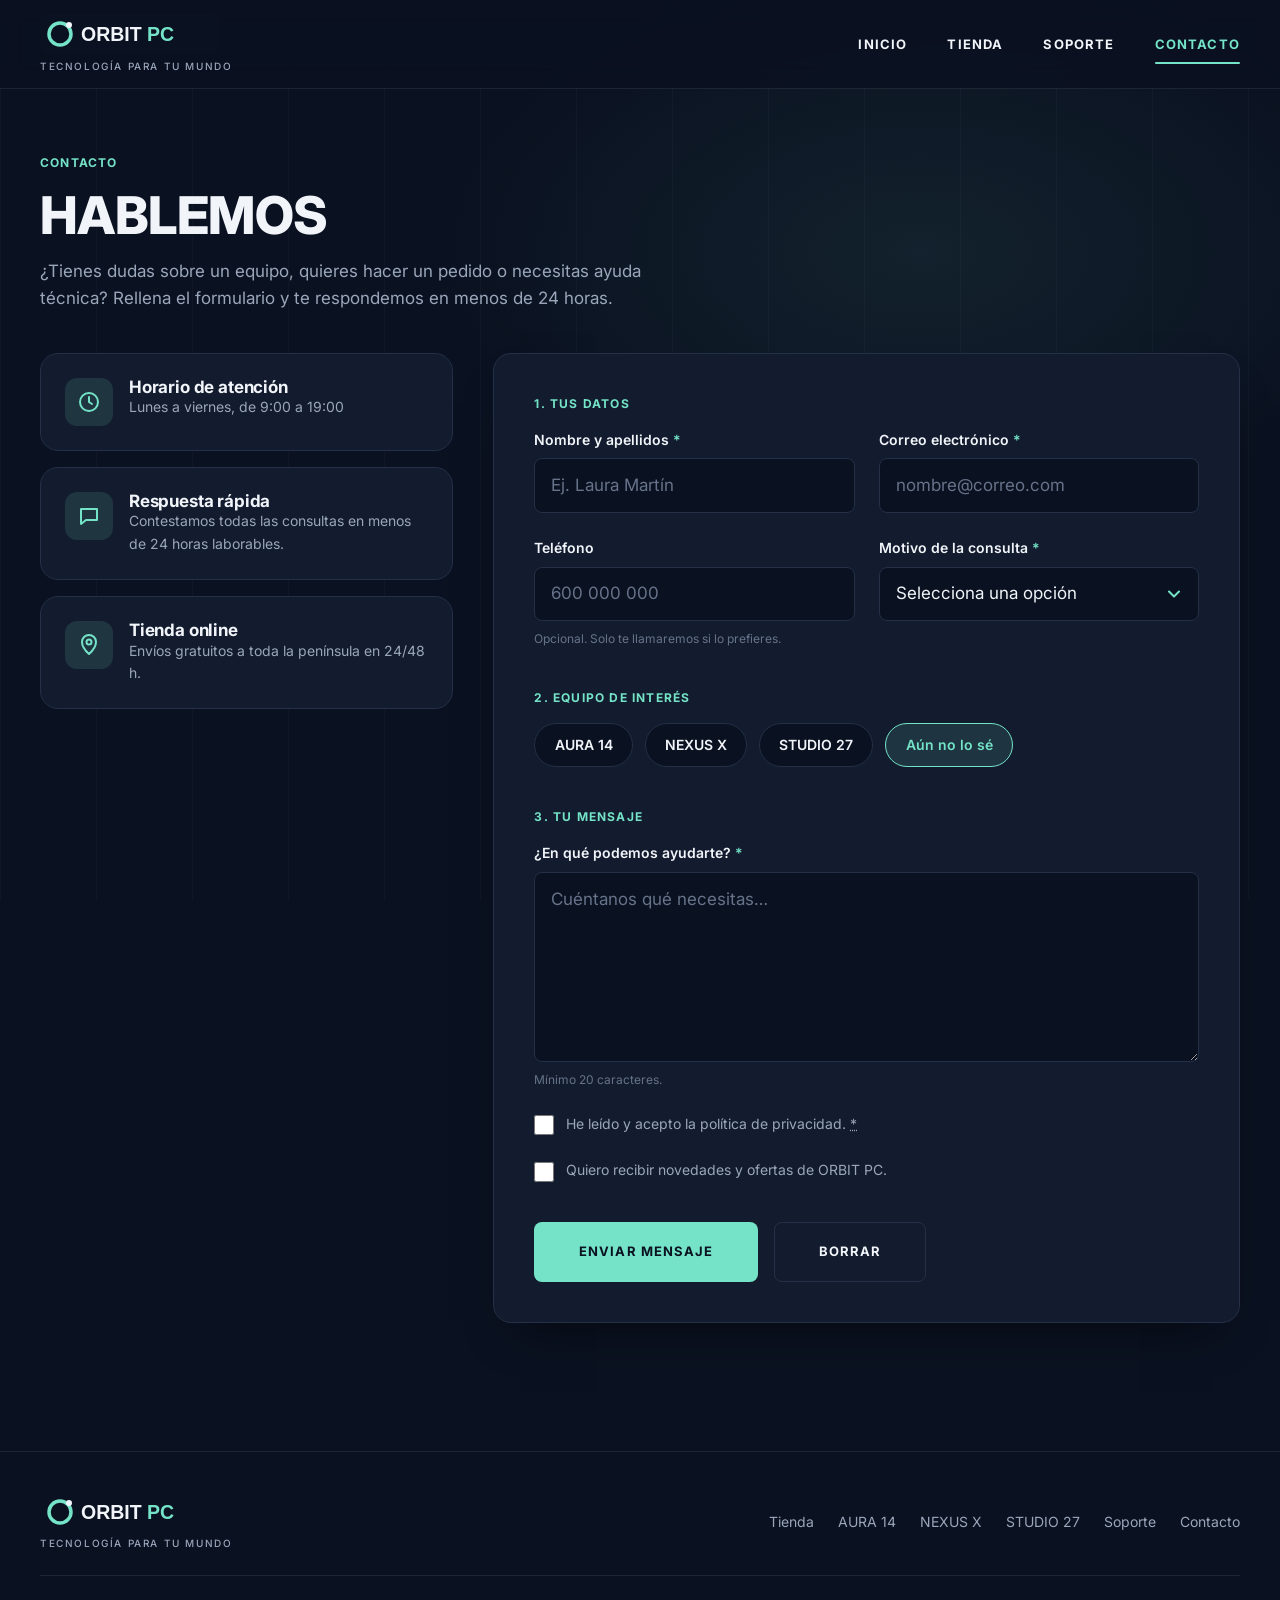
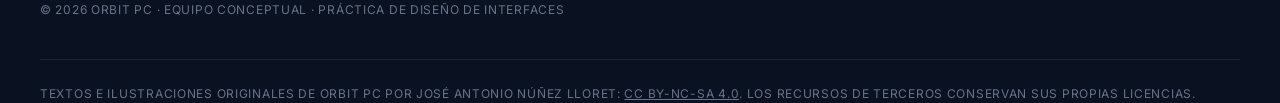
<file: contacto.html>
<!DOCTYPE html>
<html lang="es">
<head>
  <meta charset="UTF-8">
  <meta name="viewport" content="width=device-width, initial-scale=1.0">
  <title>Contacto · ORBIT PC</title>
  <meta name="description" content="Contacta con ORBIT PC: dudas sobre equipos, compras, soporte técnico, garantía y devoluciones.">
  <link rel="icon" href="img/favicon.ico" type="image/x-icon">
  <link rel="preconnect" href="https://fonts.googleapis.com">
  <link rel="preconnect" href="https://fonts.gstatic.com" crossorigin>
  <link href="https://fonts.googleapis.com/css2?family=Inter:wght@400;500;600;700;800&display=swap" rel="stylesheet">
  <link rel="stylesheet" href="css/styles.css">
</head>
<body>
  <a class="skip-link" href="#contenido">Saltar al contenido</a>

  <header class="site-header">
    <div class="container site-header__inner">
      <a class="logo" href="index.html" aria-label="ORBIT PC, ir al inicio">
        <img src="img/logo.svg" width="180" height="40" alt="ORBIT PC">
        <span class="logo__tagline">Tecnología para tu mundo</span>
      </a>
      <button class="nav-toggle" type="button" aria-expanded="false" aria-controls="menu-principal">
        <span class="nav-toggle__barras" aria-hidden="true"></span>
        <span class="sr-only">Abrir menú</span>
      </button>
      <nav class="main-nav" id="menu-principal" aria-label="Navegación principal">
        <ul class="main-nav__list">
          <li><a class="main-nav__link" href="index.html">Inicio</a></li>
          <li><a class="main-nav__link" href="tienda.html">Tienda</a></li>
          <li><a class="main-nav__link" href="soporte.html">Soporte</a></li>
          <li><a class="main-nav__link" href="contacto.html" aria-current="page">Contacto</a></li>
        </ul>
      </nav>
    </div>
  </header>

  <main id="contenido">
    <header class="container page-intro">
      <p class="eyebrow">Contacto</p>
      <h1 class="page-intro__title">Hablemos</h1>
      <p class="page-intro__lead">¿Tienes dudas sobre un equipo, quieres hacer un pedido o necesitas ayuda técnica? Rellena el formulario y te respondemos en menos de 24 horas.</p>
    </header>

    <div class="container contact">
      <aside class="contact__aside" aria-label="Información de contacto">
        <div class="contact-card">
          <span class="feature__icon">
            <svg viewBox="0 0 24 24" fill="none" stroke="currentColor" stroke-width="2" stroke-linecap="round" stroke-linejoin="round" aria-hidden="true"><circle cx="12" cy="12" r="9"/><path d="M12 7v5l3 2"/></svg>
          </span>
          <div>
            <h2 class="contact-card__title">Horario de atención</h2>
            <p class="contact-card__text">Lunes a viernes, de 9:00 a 19:00</p>
          </div>
        </div>
        <div class="contact-card">
          <span class="feature__icon">
            <svg viewBox="0 0 24 24" fill="none" stroke="currentColor" stroke-width="2" stroke-linecap="round" stroke-linejoin="round" aria-hidden="true"><path d="M4 5h16v11H9l-5 4V5Z"/></svg>
          </span>
          <div>
            <h2 class="contact-card__title">Respuesta rápida</h2>
            <p class="contact-card__text">Contestamos todas las consultas en menos de 24 horas laborables.</p>
          </div>
        </div>
        <div class="contact-card">
          <span class="feature__icon">
            <svg viewBox="0 0 24 24" fill="none" stroke="currentColor" stroke-width="2" stroke-linecap="round" stroke-linejoin="round" aria-hidden="true"><path d="M12 21s7-6.2 7-12a7 7 0 0 0-14 0c0 5.8 7 12 7 12Z"/><circle cx="12" cy="9" r="2.5"/></svg>
          </span>
          <div>
            <h2 class="contact-card__title">Tienda online</h2>
            <p class="contact-card__text">Envíos gratuitos a toda la península en 24/48 h.</p>
          </div>
        </div>
      </aside>

      <form class="contact-form" id="formulario" action="gracias.html" method="get" aria-labelledby="form-title">
        <h2 class="sr-only" id="form-title">Formulario de contacto</h2>

        <fieldset class="form-group">
          <legend class="form-group__legend">1. Tus datos</legend>
          <div class="form-row">
            <div class="form-field">
              <label class="form-field__label" for="nombre">Nombre y apellidos <abbr title="obligatorio">*</abbr></label>
              <input class="form-control" type="text" id="nombre" name="nombre" autocomplete="name" placeholder="Ej. Laura Martín" required>
            </div>
            <div class="form-field">
              <label class="form-field__label" for="email">Correo electrónico <abbr title="obligatorio">*</abbr></label>
              <input class="form-control" type="email" id="email" name="email" autocomplete="email" placeholder="nombre@correo.com" required>
            </div>
          </div>
          <div class="form-row">
            <div class="form-field">
              <label class="form-field__label" for="telefono">Teléfono</label>
              <input class="form-control" type="tel" id="telefono" name="telefono" autocomplete="tel" placeholder="600 000 000" pattern="[0-9 +]{9,15}" aria-describedby="telefono-hint">
              <span class="form-field__hint" id="telefono-hint">Opcional. Solo te llamaremos si lo prefieres.</span>
            </div>
            <div class="form-field">
              <label class="form-field__label" for="motivo">Motivo de la consulta <abbr title="obligatorio">*</abbr></label>
              <select class="form-control" id="motivo" name="motivo" required>
                <option value="" disabled selected>Selecciona una opción</option>
                <option value="informacion">Información sobre un equipo</option>
                <option value="compra">Quiero comprar un equipo</option>
                <option value="soporte">Soporte técnico</option>
                <option value="garantia">Garantía y devoluciones</option>
                <option value="otro">Otro motivo</option>
              </select>
            </div>
          </div>
        </fieldset>

        <fieldset class="form-group">
          <legend class="form-group__legend">2. Equipo de interés</legend>
          <div class="choice-list">
            <div class="choice">
              <input class="choice__input" type="radio" id="equipo-aura" name="equipo" value="aura-14">
              <label class="choice__label" for="equipo-aura">AURA 14</label>
            </div>
            <div class="choice">
              <input class="choice__input" type="radio" id="equipo-nexus" name="equipo" value="nexus-x">
              <label class="choice__label" for="equipo-nexus">NEXUS X</label>
            </div>
            <div class="choice">
              <input class="choice__input" type="radio" id="equipo-studio" name="equipo" value="studio-27">
              <label class="choice__label" for="equipo-studio">STUDIO 27</label>
            </div>
            <div class="choice">
              <input class="choice__input" type="radio" id="equipo-ninguno" name="equipo" value="no-lo-se" checked>
              <label class="choice__label" for="equipo-ninguno">Aún no lo sé</label>
            </div>
          </div>
        </fieldset>

        <fieldset class="form-group">
          <legend class="form-group__legend">3. Tu mensaje</legend>
          <div class="form-field">
            <label class="form-field__label" for="mensaje">¿En qué podemos ayudarte? <abbr title="obligatorio">*</abbr></label>
            <textarea class="form-control" id="mensaje" name="mensaje" rows="6" minlength="20" placeholder="Cuéntanos qué necesitas…" required aria-describedby="mensaje-hint"></textarea>
            <span class="form-field__hint" id="mensaje-hint">Mínimo 20 caracteres.</span>
          </div>
          <label class="check">
            <input type="checkbox" name="privacidad" required>
            <span>He leído y acepto la política de privacidad. <abbr title="obligatorio">*</abbr></span>
          </label>
          <label class="check">
            <input type="checkbox" name="novedades">
            <span>Quiero recibir novedades y ofertas de ORBIT PC.</span>
          </label>
        </fieldset>

        <div class="form-actions">
          <button class="btn btn--primary btn--lg" type="submit">Enviar mensaje</button>
          <button class="btn btn--ghost btn--lg" type="reset">Borrar</button>
        </div>
      </form>
    </div>
  </main>

  <footer class="site-footer">
    <div class="container site-footer__inner">
      <a class="logo" href="index.html" aria-label="ORBIT PC, ir al inicio">
        <img src="img/logo.svg" width="180" height="40" alt="ORBIT PC">
        <span class="logo__tagline">Tecnología para tu mundo</span>
      </a>
      <nav aria-label="Enlaces del pie de página">
        <ul class="site-footer__links">
          <li><a href="tienda.html">Tienda</a></li>
          <li><a href="aura-14.html">AURA 14</a></li>
          <li><a href="nexus-x.html">NEXUS X</a></li>
          <li><a href="studio-27.html">STUDIO 27</a></li>
          <li><a href="soporte.html">Soporte</a></li>
          <li><a href="contacto.html">Contacto</a></li>
        </ul>
      </nav>
      <p class="site-footer__copy">© 2026 ORBIT PC · Equipo conceptual · Práctica de Diseño de Interfaces</p>
    </div>
    <div class="container"><p class="site-footer__copy">Textos e ilustraciones originales de ORBIT PC por José Antonio Núñez Lloret: <a rel="license" href="https://creativecommons.org/licenses/by-nc-sa/4.0/">CC BY-NC-SA 4.0</a>. Los recursos de terceros conservan sus propias licencias.</p></div>
  </footer>
  <script src="js/menu.js" defer></script>
</body>
</html>
</file>
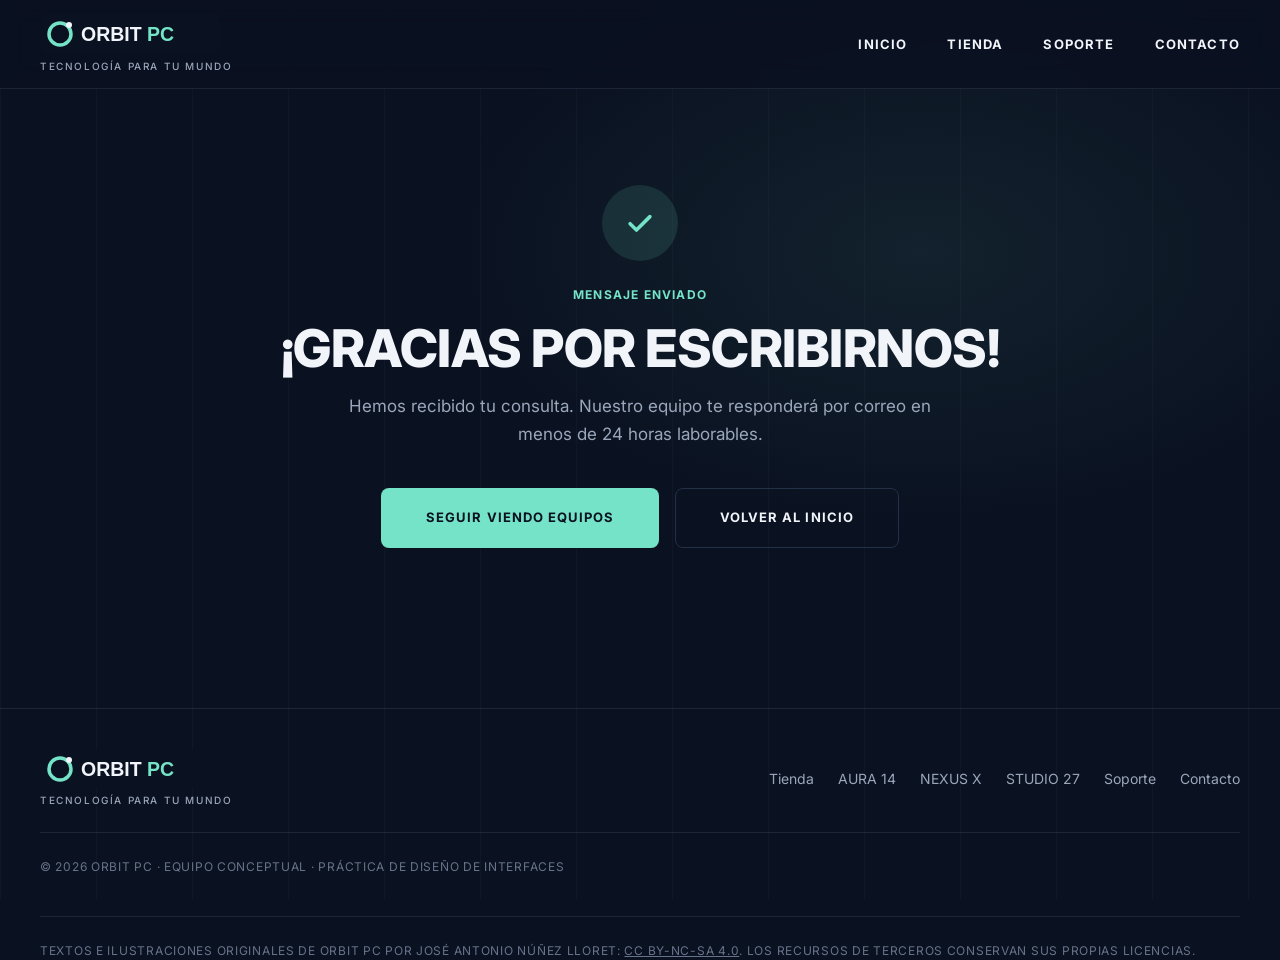
<file: gracias.html>
<!DOCTYPE html>
<html lang="es">
<head>
  <meta charset="UTF-8">
  <meta name="viewport" content="width=device-width, initial-scale=1.0">
  <title>Mensaje enviado · ORBIT PC</title>
  <meta name="description" content="Hemos recibido tu mensaje. El equipo de ORBIT PC te responderá en menos de 24 horas.">
  <link rel="icon" href="img/favicon.ico" type="image/x-icon">
  <link rel="preconnect" href="https://fonts.googleapis.com">
  <link rel="preconnect" href="https://fonts.gstatic.com" crossorigin>
  <link href="https://fonts.googleapis.com/css2?family=Inter:wght@400;500;600;700;800&display=swap" rel="stylesheet">
  <link rel="stylesheet" href="css/styles.css">
</head>
<body>
  <a class="skip-link" href="#contenido">Saltar al contenido</a>

  <header class="site-header">
    <div class="container site-header__inner">
      <a class="logo" href="index.html" aria-label="ORBIT PC, ir al inicio">
        <img src="img/logo.svg" width="180" height="40" alt="ORBIT PC">
        <span class="logo__tagline">Tecnología para tu mundo</span>
      </a>
      <button class="nav-toggle" type="button" aria-expanded="false" aria-controls="menu-principal">
        <span class="nav-toggle__barras" aria-hidden="true"></span>
        <span class="sr-only">Abrir menú</span>
      </button>
      <nav class="main-nav" id="menu-principal" aria-label="Navegación principal">
        <ul class="main-nav__list">
          <li><a class="main-nav__link" href="index.html">Inicio</a></li>
          <li><a class="main-nav__link" href="tienda.html">Tienda</a></li>
          <li><a class="main-nav__link" href="soporte.html">Soporte</a></li>
          <li><a class="main-nav__link" href="contacto.html">Contacto</a></li>
        </ul>
      </nav>
    </div>
  </header>

  <main id="contenido">
    <section class="container thanks" aria-labelledby="gracias-title">
      <span class="thanks__icon">
        <svg viewBox="0 0 24 24" fill="none" stroke="currentColor" stroke-width="2.5" stroke-linecap="round" stroke-linejoin="round" aria-hidden="true"><path d="m5 12.5 4.5 4.5L19 7.5"/></svg>
      </span>
      <p class="eyebrow">Mensaje enviado</p>
      <h1 class="page-intro__title" id="gracias-title">¡Gracias por escribirnos!</h1>
      <p class="page-intro__lead">Hemos recibido tu consulta. Nuestro equipo te responderá por correo en menos de 24 horas laborables.</p>
      <div class="form-actions">
        <a class="btn btn--primary btn--lg" href="tienda.html">Seguir viendo equipos</a>
        <a class="btn btn--ghost btn--lg" href="index.html">Volver al inicio</a>
      </div>
    </section>
  </main>

  <footer class="site-footer">
    <div class="container site-footer__inner">
      <a class="logo" href="index.html" aria-label="ORBIT PC, ir al inicio">
        <img src="img/logo.svg" width="180" height="40" alt="ORBIT PC">
        <span class="logo__tagline">Tecnología para tu mundo</span>
      </a>
      <nav aria-label="Enlaces del pie de página">
        <ul class="site-footer__links">
          <li><a href="tienda.html">Tienda</a></li>
          <li><a href="aura-14.html">AURA 14</a></li>
          <li><a href="nexus-x.html">NEXUS X</a></li>
          <li><a href="studio-27.html">STUDIO 27</a></li>
          <li><a href="soporte.html">Soporte</a></li>
          <li><a href="contacto.html">Contacto</a></li>
        </ul>
      </nav>
      <p class="site-footer__copy">© 2026 ORBIT PC · Equipo conceptual · Práctica de Diseño de Interfaces</p>
    </div>
    <div class="container"><p class="site-footer__copy">Textos e ilustraciones originales de ORBIT PC por José Antonio Núñez Lloret: <a rel="license" href="https://creativecommons.org/licenses/by-nc-sa/4.0/">CC BY-NC-SA 4.0</a>. Los recursos de terceros conservan sus propias licencias.</p></div>
  </footer>
  <script src="js/menu.js" defer></script>
</body>
</html>
</file>
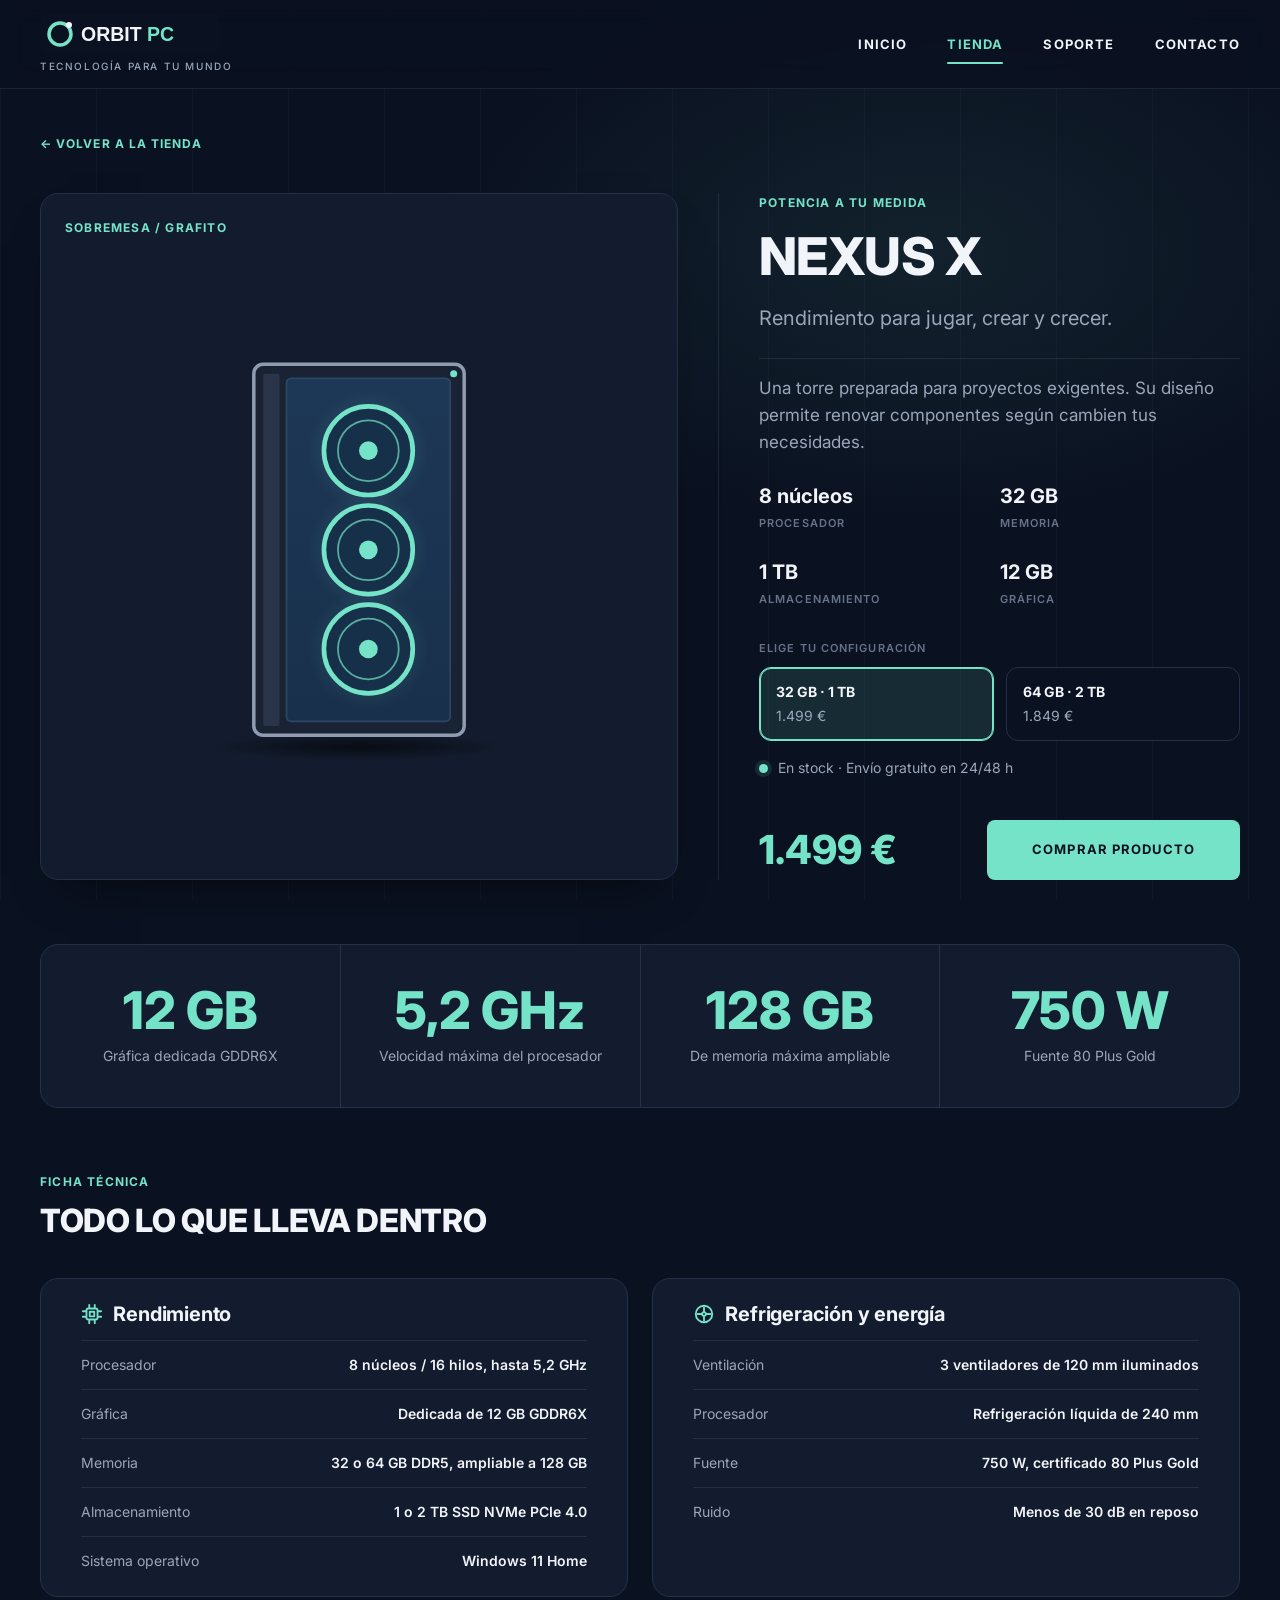
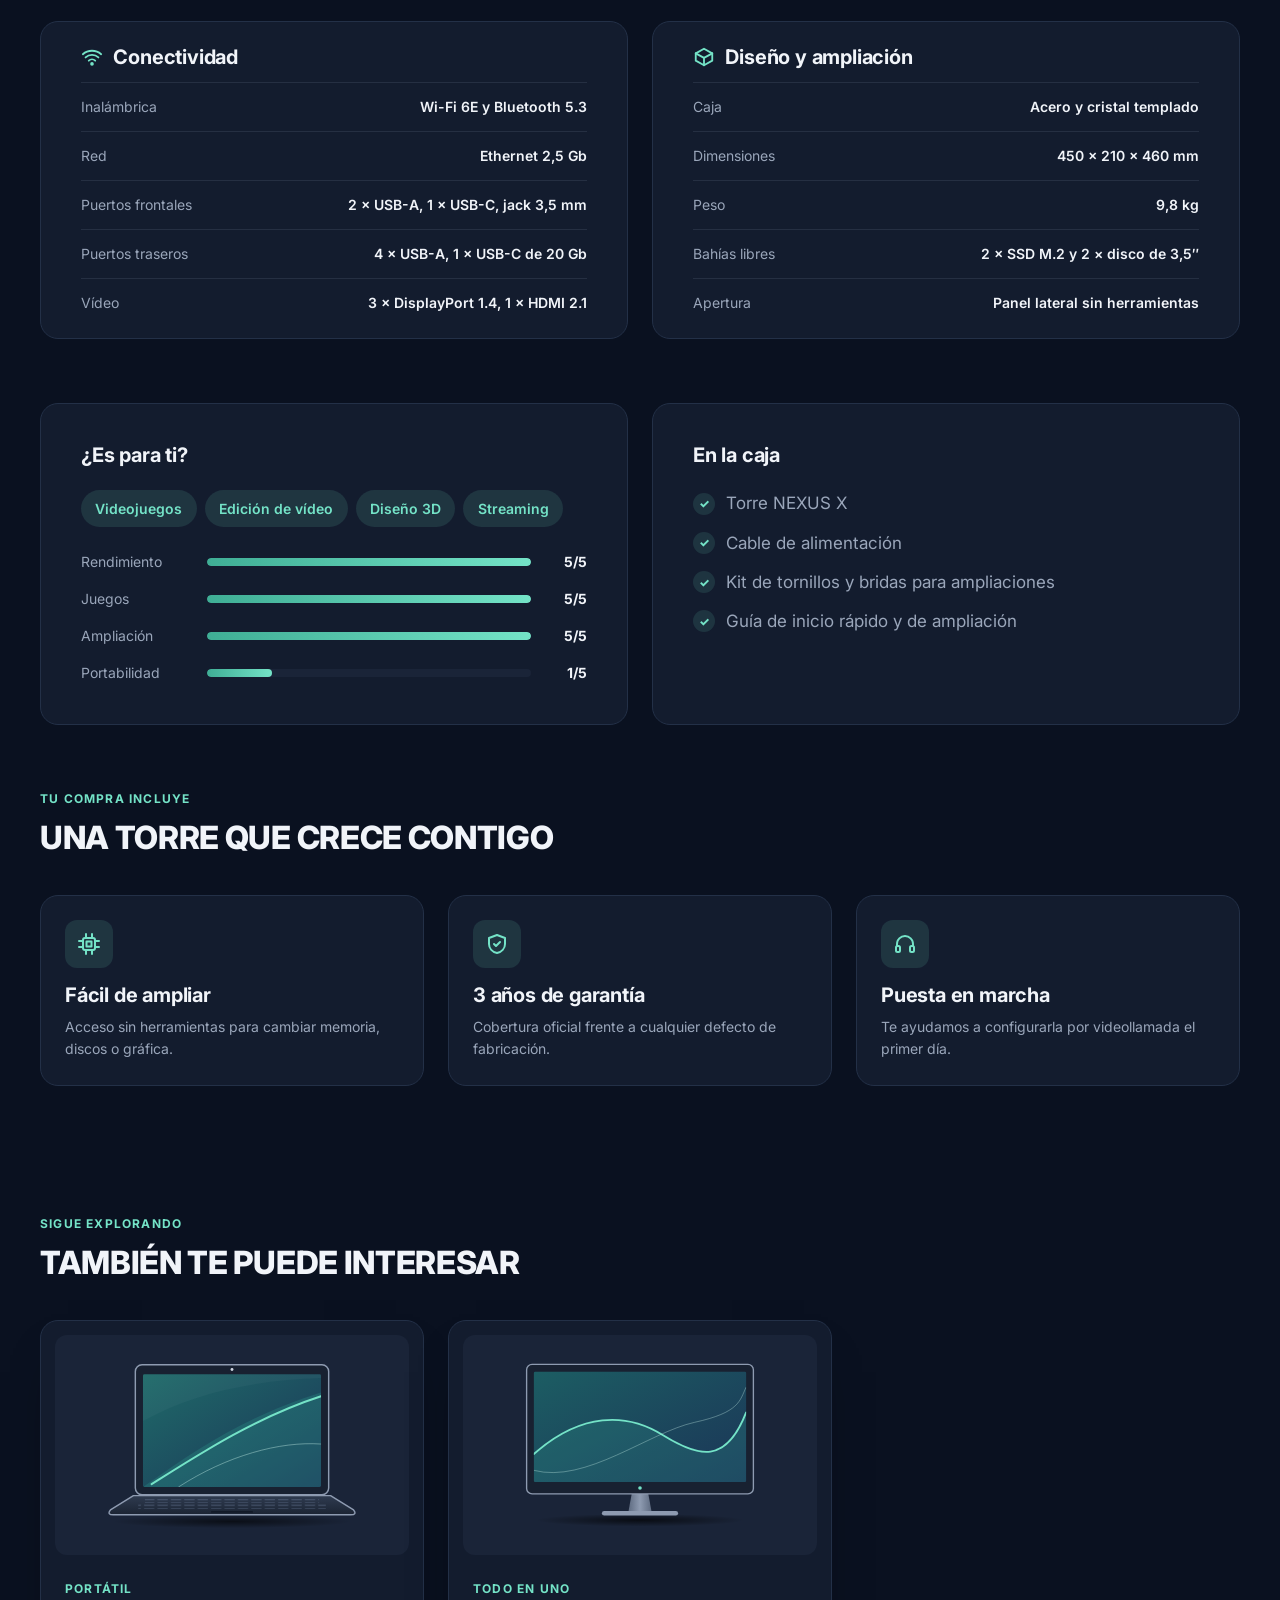
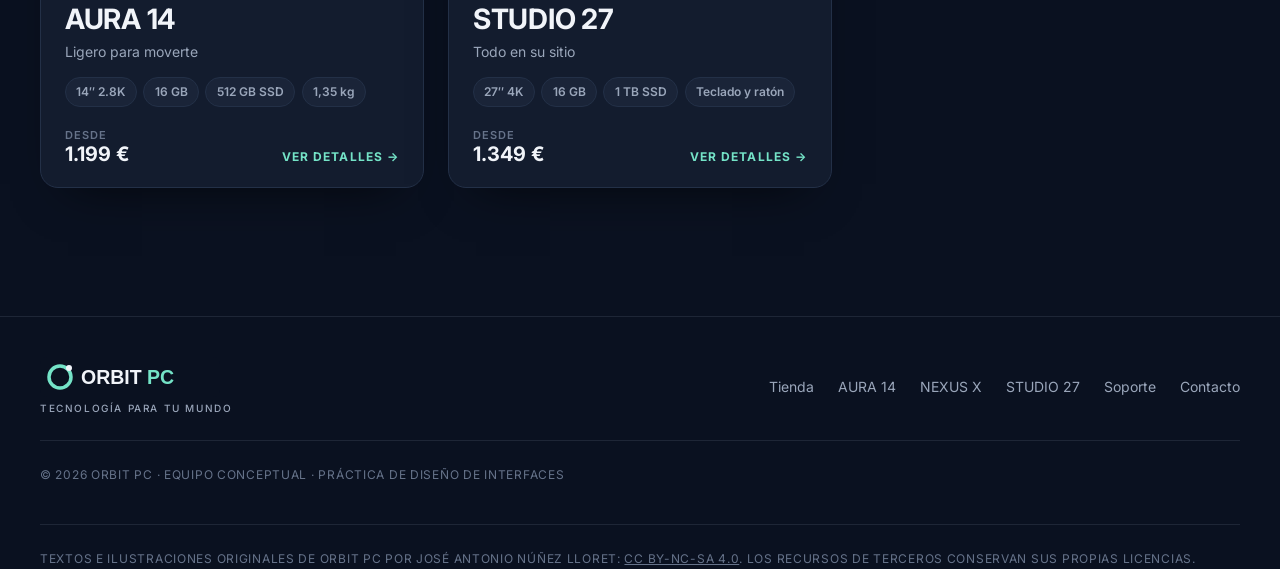
<file: nexus-x.html>
<!DOCTYPE html>
<html lang="es">
<head>
  <meta charset="UTF-8">
  <meta name="viewport" content="width=device-width, initial-scale=1.0">
  <title>NEXUS X · Sobremesa · ORBIT PC</title>
  <meta name="description" content="NEXUS X: torre de sobremesa con 8 núcleos hasta 5,2 GHz, gráfica dedicada de 12 GB, 32 GB de memoria ampliable y 1 TB SSD. Rendimiento para jugar, crear y crecer.">
  <link rel="icon" href="img/favicon.ico" type="image/x-icon">
  <link rel="preconnect" href="https://fonts.googleapis.com">
  <link rel="preconnect" href="https://fonts.gstatic.com" crossorigin>
  <link href="https://fonts.googleapis.com/css2?family=Inter:wght@400;500;600;700;800&display=swap" rel="stylesheet">
  <link rel="stylesheet" href="css/styles.css">
</head>
<body>
  <a class="skip-link" href="#contenido">Saltar al contenido</a>

  <header class="site-header">
    <div class="container site-header__inner">
      <a class="logo" href="index.html" aria-label="ORBIT PC, ir al inicio">
        <img src="img/logo.svg" width="180" height="40" alt="ORBIT PC">
        <span class="logo__tagline">Tecnología para tu mundo</span>
      </a>
      <button class="nav-toggle" type="button" aria-expanded="false" aria-controls="menu-principal">
        <span class="nav-toggle__barras" aria-hidden="true"></span>
        <span class="sr-only">Abrir menú</span>
      </button>
      <nav class="main-nav" id="menu-principal" aria-label="Navegación principal">
        <ul class="main-nav__list">
          <li><a class="main-nav__link" href="index.html">Inicio</a></li>
          <li><a class="main-nav__link" href="tienda.html" aria-current="page">Tienda</a></li>
          <li><a class="main-nav__link" href="soporte.html">Soporte</a></li>
          <li><a class="main-nav__link" href="contacto.html">Contacto</a></li>
        </ul>
      </nav>
    </div>
  </header>

  <main id="contenido">
    <article class="container product">
      <a class="link-arrow back-link" href="tienda.html">← Volver a la tienda</a>

      <div class="product__layout">
        <figure class="product__media">
          <figcaption class="eyebrow">Sobremesa / Grafito</figcaption>
          <img src="img/nexus-x.svg" width="320" height="360" alt="Torre de sobremesa NEXUS X con tres ventiladores iluminados">
        </figure>

        <div class="product__info">
          <p class="eyebrow">Potencia a tu medida</p>
          <h1 class="product__title">NEXUS X</h1>
          <p class="product__subtitle">Rendimiento para jugar, crear y crecer.</p>
          <p class="product__desc">Una torre preparada para proyectos exigentes. Su diseño permite renovar componentes según cambien tus necesidades.</p>

          <dl class="specs">
            <div class="specs__item">
              <dt class="specs__label">Procesador</dt>
              <dd class="specs__value">8 núcleos</dd>
            </div>
            <div class="specs__item">
              <dt class="specs__label">Memoria</dt>
              <dd class="specs__value"><span class="config-base">32 GB</span><span class="config-plus">64 GB</span></dd>
            </div>
            <div class="specs__item">
              <dt class="specs__label">Almacenamiento</dt>
              <dd class="specs__value"><span class="config-base">1 TB</span><span class="config-plus">2 TB</span></dd>
            </div>
            <div class="specs__item">
              <dt class="specs__label">Gráfica</dt>
              <dd class="specs__value">12 GB</dd>
            </div>
          </dl>

          <fieldset class="config">
            <legend class="config__legend">Elige tu configuración</legend>
            <div class="config__options">
              <label class="config-option">
                <input class="config-option__input" type="radio" name="config" value="base" checked>
                <span class="config-option__box">
                  <span class="config-option__name">32 GB · 1 TB</span>
                  <span class="config-option__price">1.499 €</span>
                </span>
              </label>
              <label class="config-option">
                <input class="config-option__input" type="radio" name="config" value="plus">
                <span class="config-option__box">
                  <span class="config-option__name">64 GB · 2 TB</span>
                  <span class="config-option__price">1.849 €</span>
                </span>
              </label>
            </div>
          </fieldset>

          <p class="stock"><span class="stock__dot" aria-hidden="true"></span>En stock · Envío gratuito en 24/48 h</p>

          <div class="product__buy">
            <p class="product__price"><span class="sr-only">Precio: </span><span class="config-base">1.499 €</span><span class="config-plus">1.849 €</span></p>
            <a class="btn btn--primary btn--lg" href="contacto.html#formulario">Comprar producto</a>
          </div>
        </div>
      </div>
    </article>

    <section class="container" aria-label="Datos clave del NEXUS X">
      <ul class="highlights">
        <li class="highlight">
          <span class="highlight__value">12 GB</span>
          <span class="highlight__label">Gráfica dedicada GDDR6X</span>
        </li>
        <li class="highlight">
          <span class="highlight__value">5,2 GHz</span>
          <span class="highlight__label">Velocidad máxima del procesador</span>
        </li>
        <li class="highlight">
          <span class="highlight__value">128 GB</span>
          <span class="highlight__label">De memoria máxima ampliable</span>
        </li>
        <li class="highlight">
          <span class="highlight__value">750 W</span>
          <span class="highlight__label">Fuente 80 Plus Gold</span>
        </li>
      </ul>
    </section>

    <section class="section" aria-labelledby="ficha-title">
      <div class="container">
        <header class="section__head">
          <p class="eyebrow">Ficha técnica</p>
          <h2 class="section__title" id="ficha-title">Todo lo que lleva dentro</h2>
        </header>

        <div class="tech-specs">
          <div class="tech-group">
            <h3 class="tech-group__title">
              <svg viewBox="0 0 24 24" fill="none" stroke="currentColor" stroke-width="2" stroke-linecap="round" stroke-linejoin="round" aria-hidden="true"><rect x="6" y="6" width="12" height="12" rx="2"/><rect x="9.5" y="9.5" width="5" height="5"/><path d="M9 2v3M15 2v3M9 19v3M15 19v3M2 9h3M2 15h3M19 9h3M19 15h3"/></svg>
              Rendimiento
            </h3>
            <dl class="tech-list">
              <div class="tech-list__row"><dt>Procesador</dt><dd>8 núcleos / 16 hilos, hasta 5,2 GHz</dd></div>
              <div class="tech-list__row"><dt>Gráfica</dt><dd>Dedicada de 12 GB GDDR6X</dd></div>
              <div class="tech-list__row"><dt>Memoria</dt><dd>32 o 64 GB DDR5, ampliable a 128 GB</dd></div>
              <div class="tech-list__row"><dt>Almacenamiento</dt><dd>1 o 2 TB SSD NVMe PCIe 4.0</dd></div>
              <div class="tech-list__row"><dt>Sistema operativo</dt><dd>Windows 11 Home</dd></div>
            </dl>
          </div>

          <div class="tech-group">
            <h3 class="tech-group__title">
              <svg viewBox="0 0 24 24" fill="none" stroke="currentColor" stroke-width="2" stroke-linecap="round" stroke-linejoin="round" aria-hidden="true"><circle cx="12" cy="12" r="9"/><circle cx="12" cy="12" r="2"/><path d="M12 10V5M14 12h5M12 14v5M10 12H5"/></svg>
              Refrigeración y energía
            </h3>
            <dl class="tech-list">
              <div class="tech-list__row"><dt>Ventilación</dt><dd>3 ventiladores de 120 mm iluminados</dd></div>
              <div class="tech-list__row"><dt>Procesador</dt><dd>Refrigeración líquida de 240 mm</dd></div>
              <div class="tech-list__row"><dt>Fuente</dt><dd>750 W, certificado 80 Plus Gold</dd></div>
              <div class="tech-list__row"><dt>Ruido</dt><dd>Menos de 30 dB en reposo</dd></div>
            </dl>
          </div>

          <div class="tech-group">
            <h3 class="tech-group__title">
              <svg viewBox="0 0 24 24" fill="none" stroke="currentColor" stroke-width="2" stroke-linecap="round" stroke-linejoin="round" aria-hidden="true"><path d="M2 9a15 15 0 0 1 20 0"/><path d="M5 12.5a10 10 0 0 1 14 0"/><path d="M8.5 16a5 5 0 0 1 7 0"/><circle cx="12" cy="19.5" r="1"/></svg>
              Conectividad
            </h3>
            <dl class="tech-list">
              <div class="tech-list__row"><dt>Inalámbrica</dt><dd>Wi-Fi 6E y Bluetooth 5.3</dd></div>
              <div class="tech-list__row"><dt>Red</dt><dd>Ethernet 2,5 Gb</dd></div>
              <div class="tech-list__row"><dt>Puertos frontales</dt><dd>2 × USB-A, 1 × USB-C, jack 3,5 mm</dd></div>
              <div class="tech-list__row"><dt>Puertos traseros</dt><dd>4 × USB-A, 1 × USB-C de 20 Gb</dd></div>
              <div class="tech-list__row"><dt>Vídeo</dt><dd>3 × DisplayPort 1.4, 1 × HDMI 2.1</dd></div>
            </dl>
          </div>

          <div class="tech-group">
            <h3 class="tech-group__title">
              <svg viewBox="0 0 24 24" fill="none" stroke="currentColor" stroke-width="2" stroke-linecap="round" stroke-linejoin="round" aria-hidden="true"><path d="M21 8 12 3 3 8v8l9 5 9-5V8Z"/><path d="m3 8 9 5 9-5M12 13v8"/></svg>
              Diseño y ampliación
            </h3>
            <dl class="tech-list">
              <div class="tech-list__row"><dt>Caja</dt><dd>Acero y cristal templado</dd></div>
              <div class="tech-list__row"><dt>Dimensiones</dt><dd>450 × 210 × 460 mm</dd></div>
              <div class="tech-list__row"><dt>Peso</dt><dd>9,8 kg</dd></div>
              <div class="tech-list__row"><dt>Bahías libres</dt><dd>2 × SSD M.2 y 2 × disco de 3,5″</dd></div>
              <div class="tech-list__row"><dt>Apertura</dt><dd>Panel lateral sin herramientas</dd></div>
            </dl>
          </div>
        </div>
      </div>
    </section>

    <section class="container info-pair" aria-label="Perfil de uso y contenido de la caja">
      <div class="info-card">
        <h2 class="info-card__title">¿Es para ti?</h2>
        <ul class="tag-list">
          <li class="tag">Videojuegos</li>
          <li class="tag">Edición de vídeo</li>
          <li class="tag">Diseño 3D</li>
          <li class="tag">Streaming</li>
        </ul>
        <ul class="rating-list">
          <li class="rating"><span class="rating__label">Rendimiento</span><span class="rating__bar" aria-hidden="true"><span style="--value: 100%"></span></span><span class="rating__value">5/5</span></li>
          <li class="rating"><span class="rating__label">Juegos</span><span class="rating__bar" aria-hidden="true"><span style="--value: 100%"></span></span><span class="rating__value">5/5</span></li>
          <li class="rating"><span class="rating__label">Ampliación</span><span class="rating__bar" aria-hidden="true"><span style="--value: 100%"></span></span><span class="rating__value">5/5</span></li>
          <li class="rating"><span class="rating__label">Portabilidad</span><span class="rating__bar" aria-hidden="true"><span style="--value: 20%"></span></span><span class="rating__value">1/5</span></li>
        </ul>
      </div>
      <div class="info-card">
        <h2 class="info-card__title">En la caja</h2>
        <ul class="check-list">
          <li>Torre NEXUS X</li>
          <li>Cable de alimentación</li>
          <li>Kit de tornillos y bridas para ampliaciones</li>
          <li>Guía de inicio rápido y de ampliación</li>
        </ul>
      </div>
    </section>

    <section class="section" aria-labelledby="incluye-title">
      <div class="container">
        <header class="section__head">
          <p class="eyebrow">Tu compra incluye</p>
          <h2 class="section__title" id="incluye-title">Una torre que crece contigo</h2>
        </header>
        <ul class="feature-list">
          <li class="feature">
            <span class="feature__icon">
              <svg viewBox="0 0 24 24" fill="none" stroke="currentColor" stroke-width="2" stroke-linecap="round" stroke-linejoin="round" aria-hidden="true"><rect x="6" y="6" width="12" height="12" rx="2"/><rect x="9.5" y="9.5" width="5" height="5"/><path d="M9 2v3M15 2v3M9 19v3M15 19v3M2 9h3M2 15h3M19 9h3M19 15h3"/></svg>
            </span>
            <h3 class="feature__title">Fácil de ampliar</h3>
            <p class="feature__text">Acceso sin herramientas para cambiar memoria, discos o gráfica.</p>
          </li>
          <li class="feature">
            <span class="feature__icon">
              <svg viewBox="0 0 24 24" fill="none" stroke="currentColor" stroke-width="2" stroke-linecap="round" stroke-linejoin="round" aria-hidden="true"><path d="M12 3 4 6v6c0 4.5 3.4 8 8 9 4.6-1 8-4.5 8-9V6l-8-3Z"/><path d="m9 12 2 2 4-4"/></svg>
            </span>
            <h3 class="feature__title">3 años de garantía</h3>
            <p class="feature__text">Cobertura oficial frente a cualquier defecto de fabricación.</p>
          </li>
          <li class="feature">
            <span class="feature__icon">
              <svg viewBox="0 0 24 24" fill="none" stroke="currentColor" stroke-width="2" stroke-linecap="round" stroke-linejoin="round" aria-hidden="true"><path d="M4 14v-2a8 8 0 0 1 16 0v2"/><rect x="3" y="14" width="4" height="6" rx="1.5"/><rect x="17" y="14" width="4" height="6" rx="1.5"/></svg>
            </span>
            <h3 class="feature__title">Puesta en marcha</h3>
            <p class="feature__text">Te ayudamos a configurarla por videollamada el primer día.</p>
          </li>
        </ul>
      </div>
    </section>

    <section class="section" aria-labelledby="otros-title">
      <div class="container">
        <header class="section__head">
          <p class="eyebrow">Sigue explorando</p>
          <h2 class="section__title" id="otros-title">También te puede interesar</h2>
        </header>
        <div class="product-grid">
          <article class="product-card">
            <div class="product-card__media">
              <img src="img/aura-14.svg" width="560" height="360" alt="" loading="lazy">
            </div>
            <div class="product-card__body">
              <p class="eyebrow">Portátil</p>
              <h3 class="product-card__title"><a class="product-card__link" href="aura-14.html">AURA 14</a></h3>
              <p class="product-card__text">Ligero para moverte</p>
              <ul class="product-card__specs">
                <li class="chip">14″ 2.8K</li>
                <li class="chip">16 GB</li>
                <li class="chip">512 GB SSD</li>
                <li class="chip">1,35 kg</li>
              </ul>
              <div class="product-card__footer">
                <p class="product-card__price"><span class="product-card__from">Desde</span>1.199 €</p>
                <span class="link-arrow" aria-hidden="true">Ver detalles →</span>
              </div>
            </div>
          </article>
          <article class="product-card">
            <div class="product-card__media">
              <img src="img/studio-27.svg" width="560" height="380" alt="" loading="lazy">
            </div>
            <div class="product-card__body">
              <p class="eyebrow">Todo en uno</p>
              <h3 class="product-card__title"><a class="product-card__link" href="studio-27.html">STUDIO 27</a></h3>
              <p class="product-card__text">Todo en su sitio</p>
              <ul class="product-card__specs">
                <li class="chip">27″ 4K</li>
                <li class="chip">16 GB</li>
                <li class="chip">1 TB SSD</li>
                <li class="chip">Teclado y ratón</li>
              </ul>
              <div class="product-card__footer">
                <p class="product-card__price"><span class="product-card__from">Desde</span>1.349 €</p>
                <span class="link-arrow" aria-hidden="true">Ver detalles →</span>
              </div>
            </div>
          </article>
        </div>
      </div>
    </section>
  </main>

  <footer class="site-footer">
    <div class="container site-footer__inner">
      <a class="logo" href="index.html" aria-label="ORBIT PC, ir al inicio">
        <img src="img/logo.svg" width="180" height="40" alt="ORBIT PC">
        <span class="logo__tagline">Tecnología para tu mundo</span>
      </a>
      <nav aria-label="Enlaces del pie de página">
        <ul class="site-footer__links">
          <li><a href="tienda.html">Tienda</a></li>
          <li><a href="aura-14.html">AURA 14</a></li>
          <li><a href="nexus-x.html">NEXUS X</a></li>
          <li><a href="studio-27.html">STUDIO 27</a></li>
          <li><a href="soporte.html">Soporte</a></li>
          <li><a href="contacto.html">Contacto</a></li>
        </ul>
      </nav>
      <p class="site-footer__copy">© 2026 ORBIT PC · Equipo conceptual · Práctica de Diseño de Interfaces</p>
    </div>
    <div class="container"><p class="site-footer__copy">Textos e ilustraciones originales de ORBIT PC por José Antonio Núñez Lloret: <a rel="license" href="https://creativecommons.org/licenses/by-nc-sa/4.0/">CC BY-NC-SA 4.0</a>. Los recursos de terceros conservan sus propias licencias.</p></div>
  </footer>
  <script src="js/menu.js" defer></script>
</body>
</html>
</file>
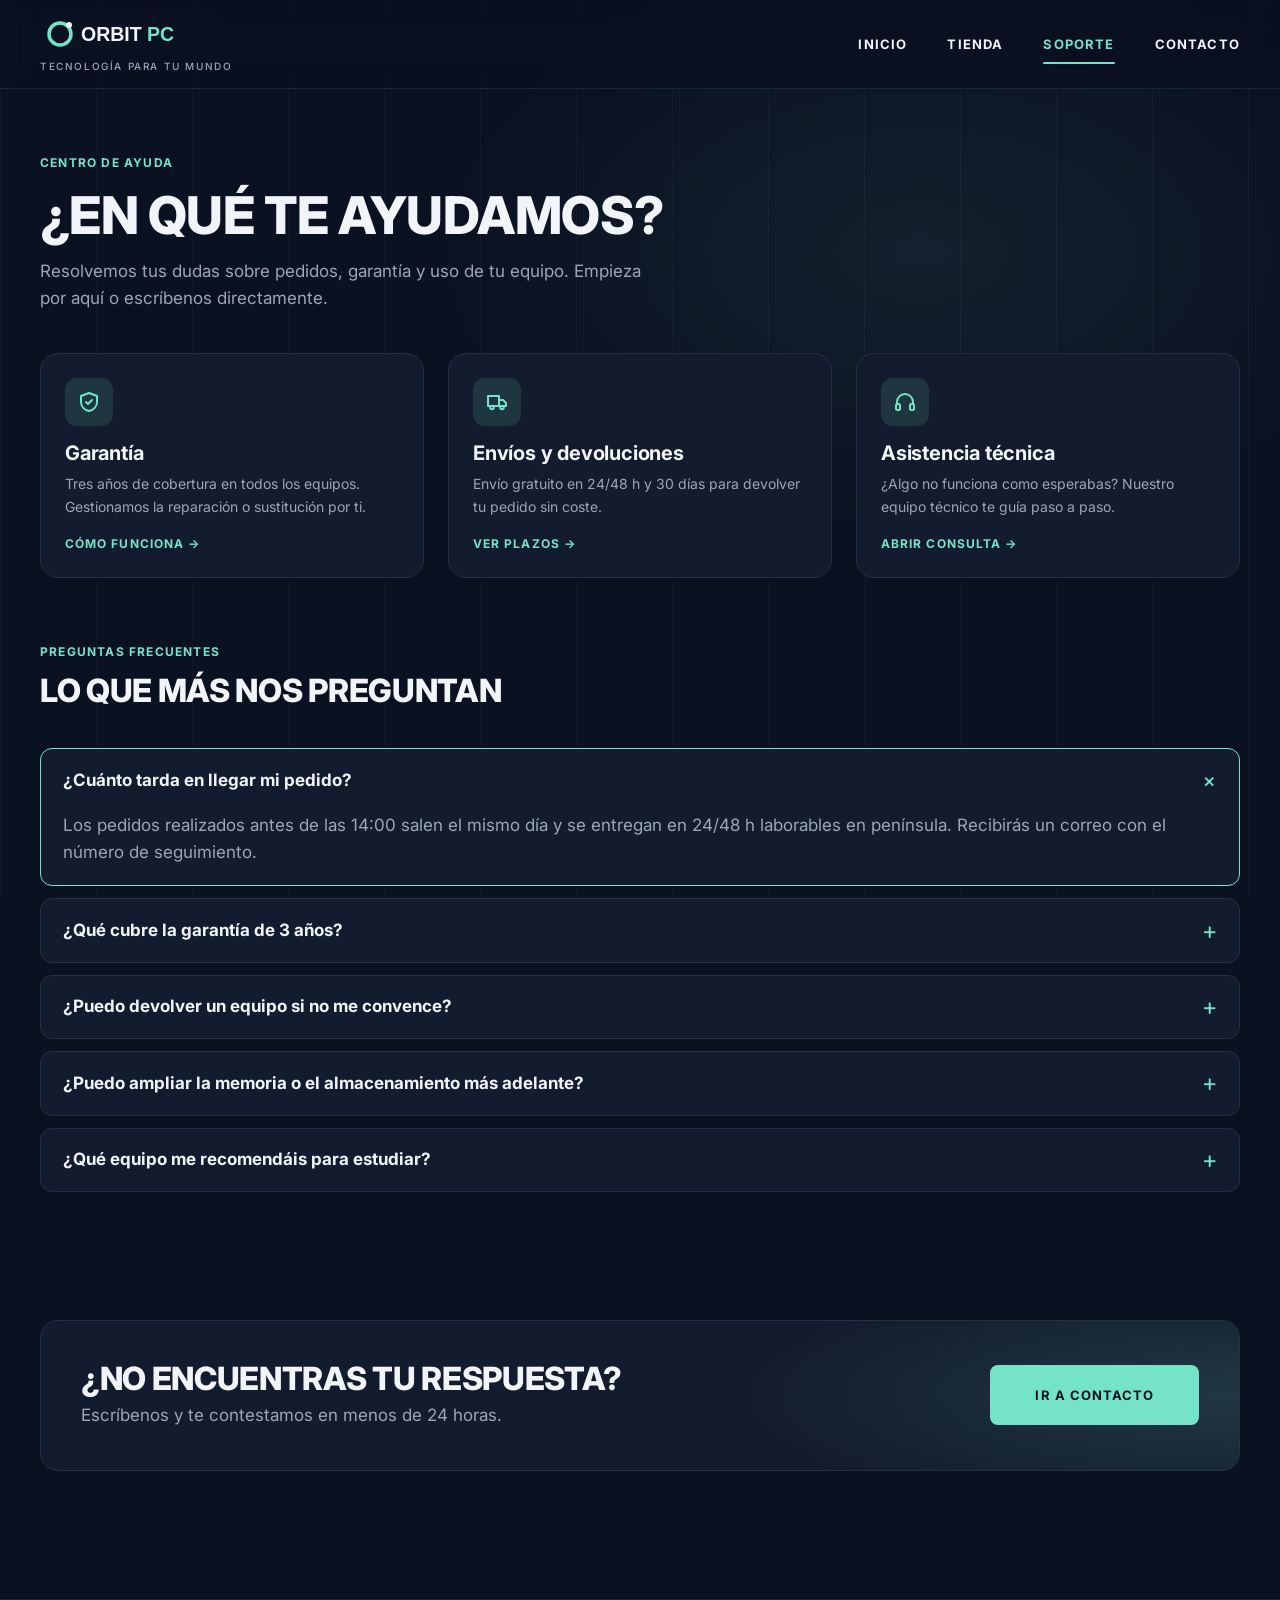
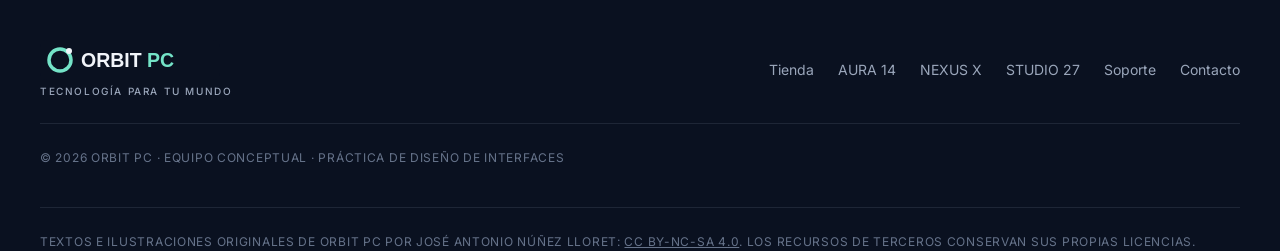
<file: soporte.html>
<!DOCTYPE html>
<html lang="es">
<head>
  <meta charset="UTF-8">
  <meta name="viewport" content="width=device-width, initial-scale=1.0">
  <title>Soporte · ORBIT PC</title>
  <meta name="description" content="Centro de ayuda de ORBIT PC: garantía, envíos, devoluciones, asistencia técnica y preguntas frecuentes.">
  <link rel="icon" href="img/favicon.ico" type="image/x-icon">
  <link rel="preconnect" href="https://fonts.googleapis.com">
  <link rel="preconnect" href="https://fonts.gstatic.com" crossorigin>
  <link href="https://fonts.googleapis.com/css2?family=Inter:wght@400;500;600;700;800&display=swap" rel="stylesheet">
  <link rel="stylesheet" href="css/styles.css">
</head>
<body>
  <a class="skip-link" href="#contenido">Saltar al contenido</a>

  <header class="site-header">
    <div class="container site-header__inner">
      <a class="logo" href="index.html" aria-label="ORBIT PC, ir al inicio">
        <img src="img/logo.svg" width="180" height="40" alt="ORBIT PC">
        <span class="logo__tagline">Tecnología para tu mundo</span>
      </a>
      <button class="nav-toggle" type="button" aria-expanded="false" aria-controls="menu-principal">
        <span class="nav-toggle__barras" aria-hidden="true"></span>
        <span class="sr-only">Abrir menú</span>
      </button>
      <nav class="main-nav" id="menu-principal" aria-label="Navegación principal">
        <ul class="main-nav__list">
          <li><a class="main-nav__link" href="index.html">Inicio</a></li>
          <li><a class="main-nav__link" href="tienda.html">Tienda</a></li>
          <li><a class="main-nav__link" href="soporte.html" aria-current="page">Soporte</a></li>
          <li><a class="main-nav__link" href="contacto.html">Contacto</a></li>
        </ul>
      </nav>
    </div>
  </header>

  <main id="contenido">
    <header class="container page-intro">
      <p class="eyebrow">Centro de ayuda</p>
      <h1 class="page-intro__title">¿En qué te ayudamos?</h1>
      <p class="page-intro__lead">Resolvemos tus dudas sobre pedidos, garantía y uso de tu equipo. Empieza por aquí o escríbenos directamente.</p>
    </header>

    <section class="container" aria-label="Áreas de ayuda">
      <ul class="feature-list">
        <li class="feature">
          <span class="feature__icon">
            <svg viewBox="0 0 24 24" fill="none" stroke="currentColor" stroke-width="2" stroke-linecap="round" stroke-linejoin="round" aria-hidden="true"><path d="M12 3 4 6v6c0 4.5 3.4 8 8 9 4.6-1 8-4.5 8-9V6l-8-3Z"/><path d="m9 12 2 2 4-4"/></svg>
          </span>
          <h2 class="feature__title">Garantía</h2>
          <p class="feature__text">Tres años de cobertura en todos los equipos. Gestionamos la reparación o sustitución por ti.</p>
          <a class="link-arrow" href="#faq-garantia">Cómo funciona →</a>
        </li>
        <li class="feature">
          <span class="feature__icon">
            <svg viewBox="0 0 24 24" fill="none" stroke="currentColor" stroke-width="2" stroke-linecap="round" stroke-linejoin="round" aria-hidden="true"><path d="M3 6h11v10H3zM14 10h4l3 3v3h-7"/><circle cx="7" cy="17.5" r="1.8"/><circle cx="17" cy="17.5" r="1.8"/></svg>
          </span>
          <h2 class="feature__title">Envíos y devoluciones</h2>
          <p class="feature__text">Envío gratuito en 24/48 h y 30 días para devolver tu pedido sin coste.</p>
          <a class="link-arrow" href="#faq-envios">Ver plazos →</a>
        </li>
        <li class="feature">
          <span class="feature__icon">
            <svg viewBox="0 0 24 24" fill="none" stroke="currentColor" stroke-width="2" stroke-linecap="round" stroke-linejoin="round" aria-hidden="true"><path d="M4 14v-2a8 8 0 0 1 16 0v2"/><rect x="3" y="14" width="4" height="6" rx="1.5"/><rect x="17" y="14" width="4" height="6" rx="1.5"/></svg>
          </span>
          <h2 class="feature__title">Asistencia técnica</h2>
          <p class="feature__text">¿Algo no funciona como esperabas? Nuestro equipo técnico te guía paso a paso.</p>
          <a class="link-arrow" href="contacto.html">Abrir consulta →</a>
        </li>
      </ul>
    </section>

    <section class="section" aria-labelledby="faq-title">
      <div class="container">
        <header class="section__head">
          <p class="eyebrow">Preguntas frecuentes</p>
          <h2 class="section__title" id="faq-title">Lo que más nos preguntan</h2>
        </header>

        <div class="faq">
          <details class="faq__item" id="faq-envios" open>
            <summary class="faq__question">¿Cuánto tarda en llegar mi pedido?</summary>
            <p class="faq__answer">Los pedidos realizados antes de las 14:00 salen el mismo día y se entregan en 24/48 h laborables en península. Recibirás un correo con el número de seguimiento.</p>
          </details>
          <details class="faq__item" id="faq-garantia">
            <summary class="faq__question">¿Qué cubre la garantía de 3 años?</summary>
            <p class="faq__answer">Cubre cualquier defecto de fabricación del equipo y sus componentes. Si tu ordenador falla, lo recogemos, lo reparamos y te lo devolvemos sin coste.</p>
          </details>
          <details class="faq__item">
            <summary class="faq__question">¿Puedo devolver un equipo si no me convence?</summary>
            <p class="faq__answer">Sí. Tienes 30 días desde la entrega para devolverlo. Solo tienes que escribirnos desde la página de contacto y organizaremos la recogida.</p>
          </details>
          <details class="faq__item">
            <summary class="faq__question">¿Puedo ampliar la memoria o el almacenamiento más adelante?</summary>
            <p class="faq__answer">En el NEXUS X puedes ampliar memoria, almacenamiento y gráfica fácilmente. En el AURA 14 y el STUDIO 27 la memoria va integrada, pero puedes añadir almacenamiento externo.</p>
          </details>
          <details class="faq__item">
            <summary class="faq__question">¿Qué equipo me recomendáis para estudiar?</summary>
            <p class="faq__answer">Si te mueves mucho, el AURA 14 es la mejor opción por su peso de 1,35 kg. Si trabajas siempre en el mismo sitio, el STUDIO 27 ofrece una pantalla grande y un escritorio sin cables.</p>
          </details>
        </div>
      </div>
    </section>

    <section class="section" aria-label="Contactar con soporte">
      <div class="container">
        <div class="cta-band">
          <div class="cta-band__text">
            <h2 class="cta-band__title">¿No encuentras tu respuesta?</h2>
            <p class="cta-band__lead">Escríbenos y te contestamos en menos de 24 horas.</p>
          </div>
          <a class="btn btn--primary btn--lg" href="contacto.html">Ir a contacto</a>
        </div>
      </div>
    </section>
  </main>

  <footer class="site-footer">
    <div class="container site-footer__inner">
      <a class="logo" href="index.html" aria-label="ORBIT PC, ir al inicio">
        <img src="img/logo.svg" width="180" height="40" alt="ORBIT PC">
        <span class="logo__tagline">Tecnología para tu mundo</span>
      </a>
      <nav aria-label="Enlaces del pie de página">
        <ul class="site-footer__links">
          <li><a href="tienda.html">Tienda</a></li>
          <li><a href="aura-14.html">AURA 14</a></li>
          <li><a href="nexus-x.html">NEXUS X</a></li>
          <li><a href="studio-27.html">STUDIO 27</a></li>
          <li><a href="soporte.html">Soporte</a></li>
          <li><a href="contacto.html">Contacto</a></li>
        </ul>
      </nav>
      <p class="site-footer__copy">© 2026 ORBIT PC · Equipo conceptual · Práctica de Diseño de Interfaces</p>
    </div>
    <div class="container"><p class="site-footer__copy">Textos e ilustraciones originales de ORBIT PC por José Antonio Núñez Lloret: <a rel="license" href="https://creativecommons.org/licenses/by-nc-sa/4.0/">CC BY-NC-SA 4.0</a>. Los recursos de terceros conservan sus propias licencias.</p></div>
  </footer>
  <script src="js/menu.js" defer></script>
</body>
</html>
</file>
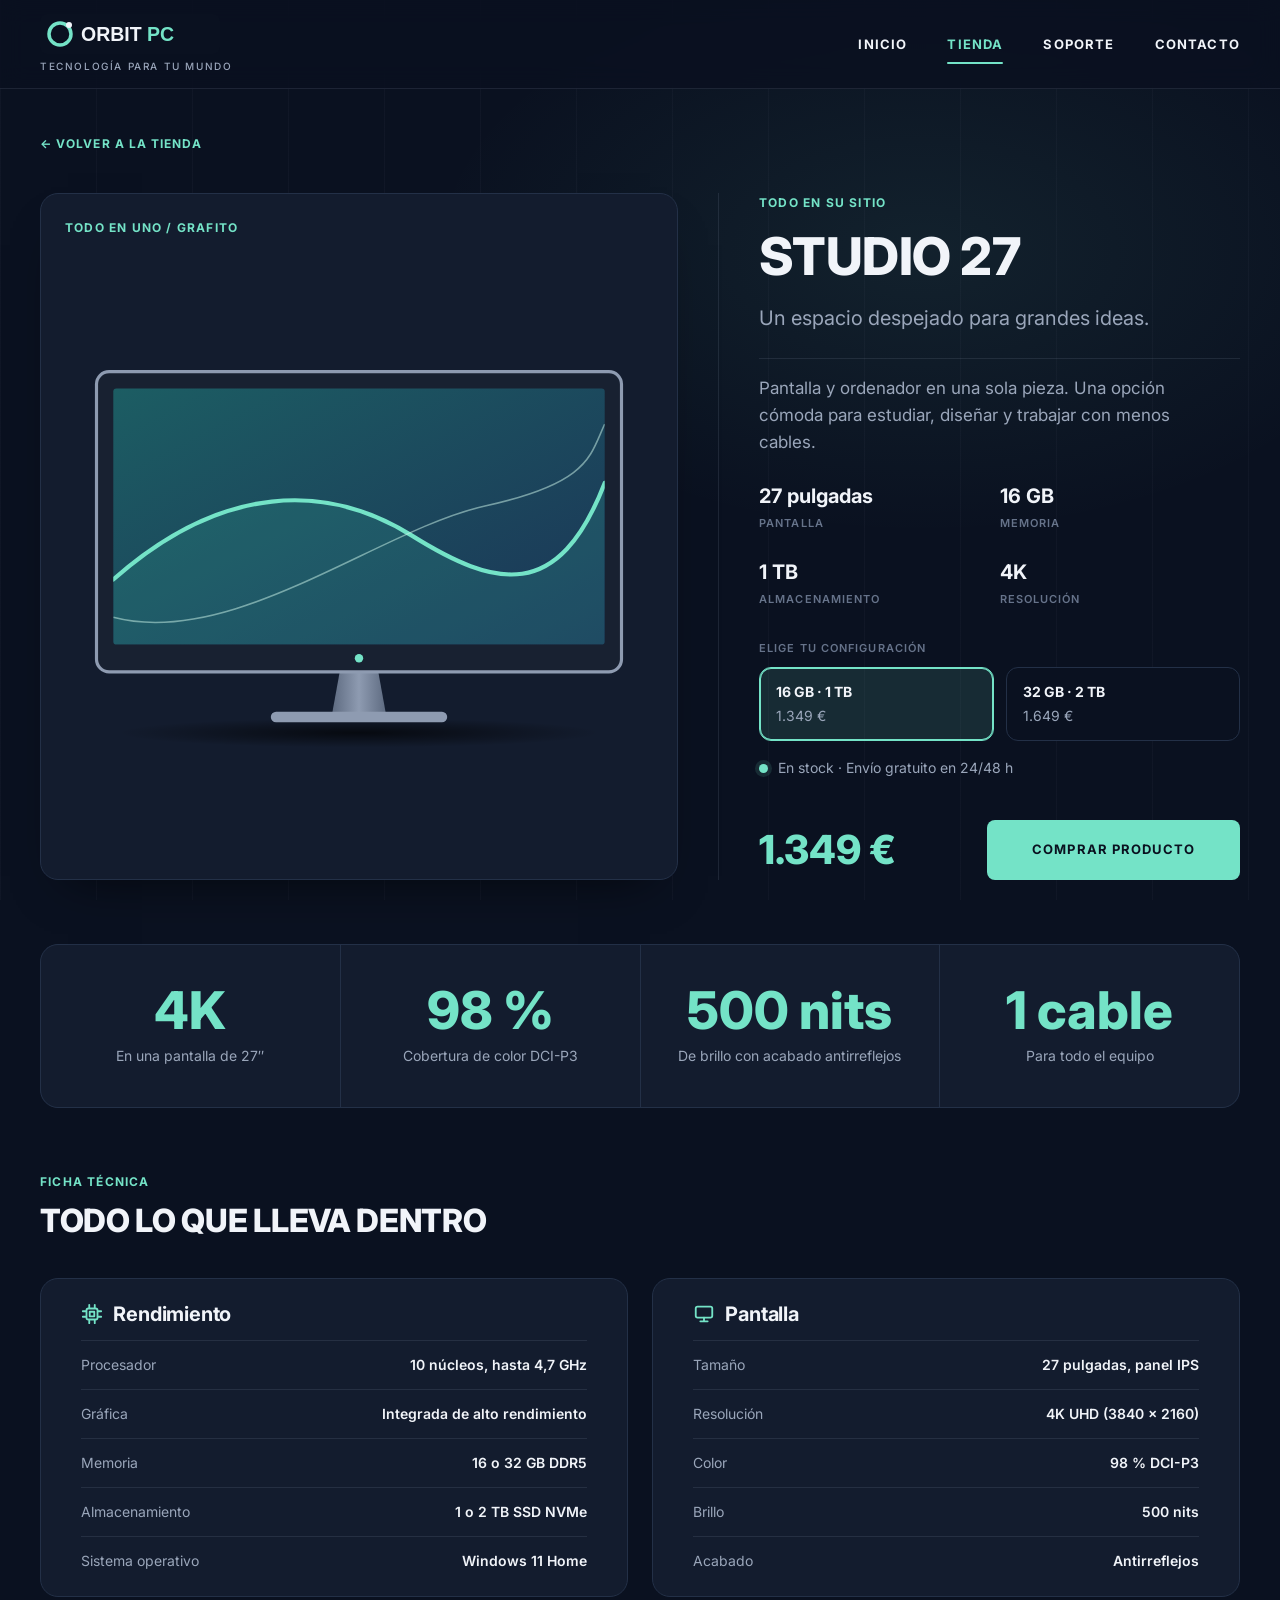
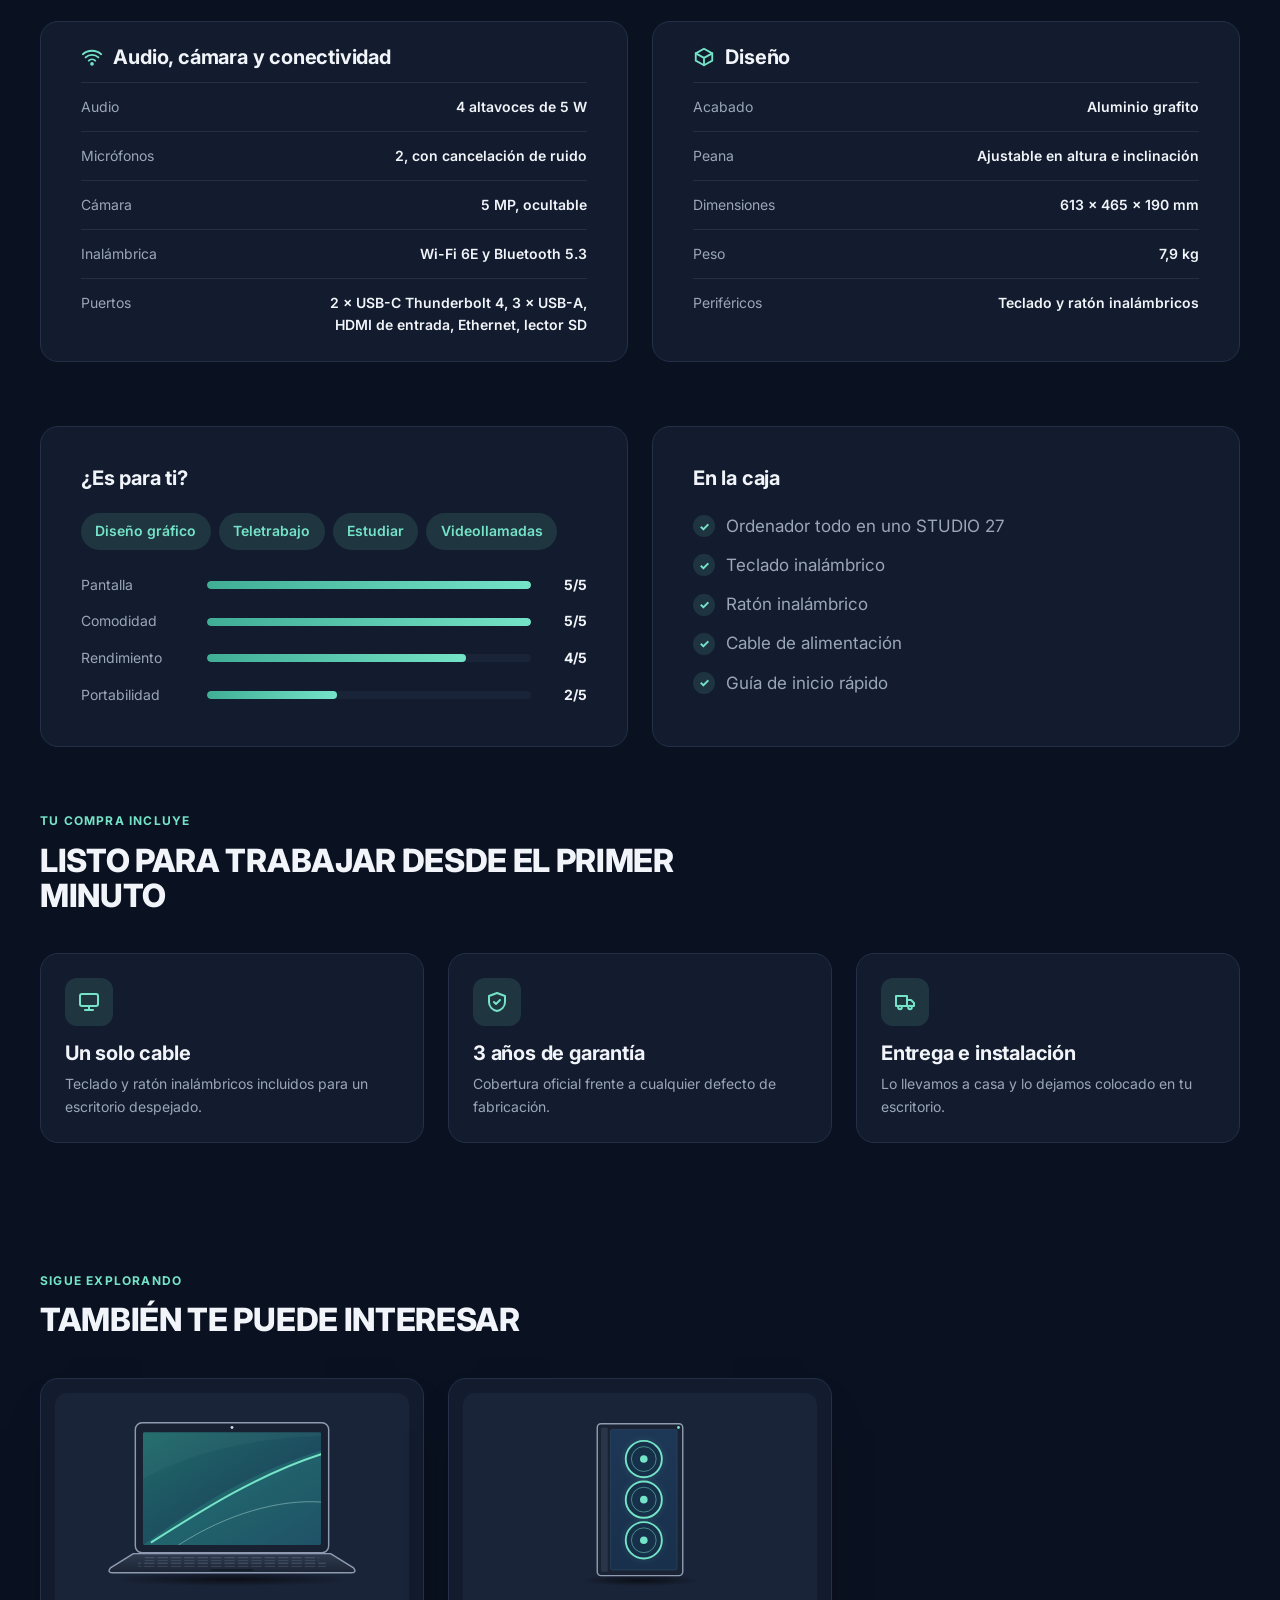
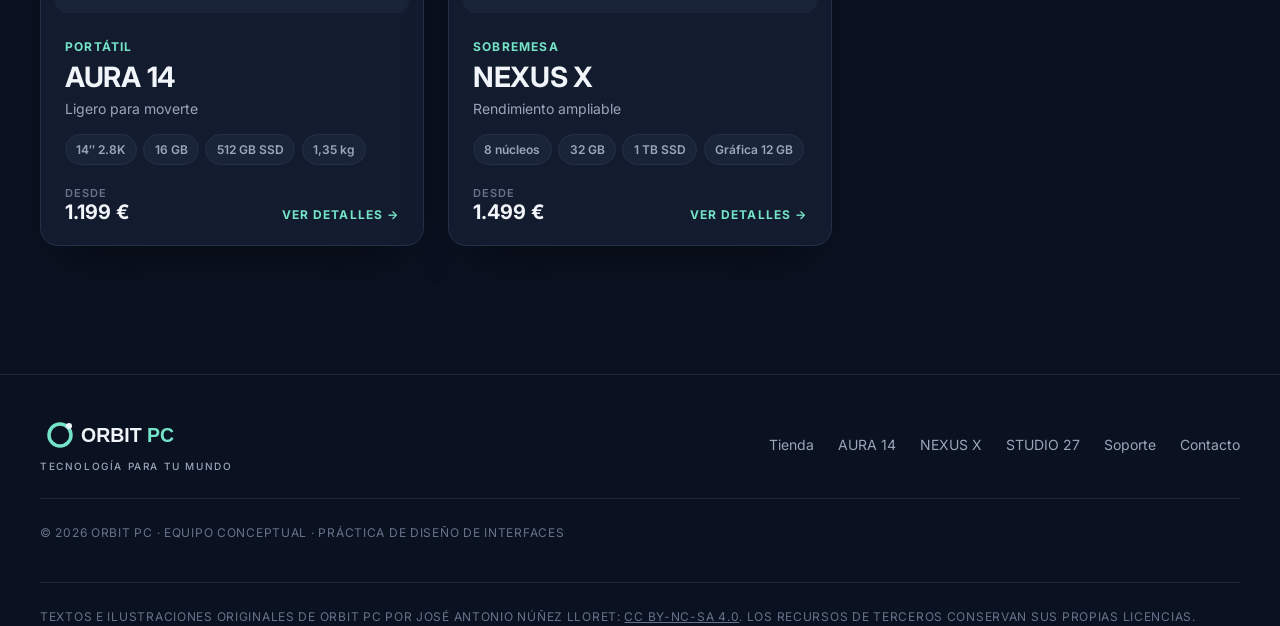
<file: studio-27.html>
<!DOCTYPE html>
<html lang="es">
<head>
  <meta charset="UTF-8">
  <meta name="viewport" content="width=device-width, initial-scale=1.0">
  <title>STUDIO 27 · Todo en uno · ORBIT PC</title>
  <meta name="description" content="STUDIO 27: ordenador todo en uno con pantalla de 27 pulgadas 4K y 98 % DCI-P3, 16 GB de memoria, 1 TB SSD y teclado y ratón inalámbricos. Un espacio despejado para grandes ideas.">
  <link rel="icon" href="img/favicon.ico" type="image/x-icon">
  <link rel="preconnect" href="https://fonts.googleapis.com">
  <link rel="preconnect" href="https://fonts.gstatic.com" crossorigin>
  <link href="https://fonts.googleapis.com/css2?family=Inter:wght@400;500;600;700;800&display=swap" rel="stylesheet">
  <link rel="stylesheet" href="css/styles.css">
</head>
<body>
  <a class="skip-link" href="#contenido">Saltar al contenido</a>

  <header class="site-header">
    <div class="container site-header__inner">
      <a class="logo" href="index.html" aria-label="ORBIT PC, ir al inicio">
        <img src="img/logo.svg" width="180" height="40" alt="ORBIT PC">
        <span class="logo__tagline">Tecnología para tu mundo</span>
      </a>
      <button class="nav-toggle" type="button" aria-expanded="false" aria-controls="menu-principal">
        <span class="nav-toggle__barras" aria-hidden="true"></span>
        <span class="sr-only">Abrir menú</span>
      </button>
      <nav class="main-nav" id="menu-principal" aria-label="Navegación principal">
        <ul class="main-nav__list">
          <li><a class="main-nav__link" href="index.html">Inicio</a></li>
          <li><a class="main-nav__link" href="tienda.html" aria-current="page">Tienda</a></li>
          <li><a class="main-nav__link" href="soporte.html">Soporte</a></li>
          <li><a class="main-nav__link" href="contacto.html">Contacto</a></li>
        </ul>
      </nav>
    </div>
  </header>

  <main id="contenido">
    <article class="container product">
      <a class="link-arrow back-link" href="tienda.html">← Volver a la tienda</a>

      <div class="product__layout">
        <figure class="product__media">
          <figcaption class="eyebrow">Todo en uno / Grafito</figcaption>
          <img src="img/studio-27.svg" width="560" height="380" alt="Ordenador todo en uno STUDIO 27 con pantalla de 27 pulgadas">
        </figure>

        <div class="product__info">
          <p class="eyebrow">Todo en su sitio</p>
          <h1 class="product__title">STUDIO 27</h1>
          <p class="product__subtitle">Un espacio despejado para grandes ideas.</p>
          <p class="product__desc">Pantalla y ordenador en una sola pieza. Una opción cómoda para estudiar, diseñar y trabajar con menos cables.</p>

          <dl class="specs">
            <div class="specs__item">
              <dt class="specs__label">Pantalla</dt>
              <dd class="specs__value">27 pulgadas</dd>
            </div>
            <div class="specs__item">
              <dt class="specs__label">Memoria</dt>
              <dd class="specs__value"><span class="config-base">16 GB</span><span class="config-plus">32 GB</span></dd>
            </div>
            <div class="specs__item">
              <dt class="specs__label">Almacenamiento</dt>
              <dd class="specs__value"><span class="config-base">1 TB</span><span class="config-plus">2 TB</span></dd>
            </div>
            <div class="specs__item">
              <dt class="specs__label">Resolución</dt>
              <dd class="specs__value">4K</dd>
            </div>
          </dl>

          <fieldset class="config">
            <legend class="config__legend">Elige tu configuración</legend>
            <div class="config__options">
              <label class="config-option">
                <input class="config-option__input" type="radio" name="config" value="base" checked>
                <span class="config-option__box">
                  <span class="config-option__name">16 GB · 1 TB</span>
                  <span class="config-option__price">1.349 €</span>
                </span>
              </label>
              <label class="config-option">
                <input class="config-option__input" type="radio" name="config" value="plus">
                <span class="config-option__box">
                  <span class="config-option__name">32 GB · 2 TB</span>
                  <span class="config-option__price">1.649 €</span>
                </span>
              </label>
            </div>
          </fieldset>

          <p class="stock"><span class="stock__dot" aria-hidden="true"></span>En stock · Envío gratuito en 24/48 h</p>

          <div class="product__buy">
            <p class="product__price"><span class="sr-only">Precio: </span><span class="config-base">1.349 €</span><span class="config-plus">1.649 €</span></p>
            <a class="btn btn--primary btn--lg" href="contacto.html#formulario">Comprar producto</a>
          </div>
        </div>
      </div>
    </article>

    <section class="container" aria-label="Datos clave del STUDIO 27">
      <ul class="highlights">
        <li class="highlight">
          <span class="highlight__value">4K</span>
          <span class="highlight__label">En una pantalla de 27″</span>
        </li>
        <li class="highlight">
          <span class="highlight__value">98 %</span>
          <span class="highlight__label">Cobertura de color DCI-P3</span>
        </li>
        <li class="highlight">
          <span class="highlight__value">500 nits</span>
          <span class="highlight__label">De brillo con acabado antirreflejos</span>
        </li>
        <li class="highlight">
          <span class="highlight__value">1 cable</span>
          <span class="highlight__label">Para todo el equipo</span>
        </li>
      </ul>
    </section>

    <section class="section" aria-labelledby="ficha-title">
      <div class="container">
        <header class="section__head">
          <p class="eyebrow">Ficha técnica</p>
          <h2 class="section__title" id="ficha-title">Todo lo que lleva dentro</h2>
        </header>

        <div class="tech-specs">
          <div class="tech-group">
            <h3 class="tech-group__title">
              <svg viewBox="0 0 24 24" fill="none" stroke="currentColor" stroke-width="2" stroke-linecap="round" stroke-linejoin="round" aria-hidden="true"><rect x="6" y="6" width="12" height="12" rx="2"/><rect x="9.5" y="9.5" width="5" height="5"/><path d="M9 2v3M15 2v3M9 19v3M15 19v3M2 9h3M2 15h3M19 9h3M19 15h3"/></svg>
              Rendimiento
            </h3>
            <dl class="tech-list">
              <div class="tech-list__row"><dt>Procesador</dt><dd>10 núcleos, hasta 4,7 GHz</dd></div>
              <div class="tech-list__row"><dt>Gráfica</dt><dd>Integrada de alto rendimiento</dd></div>
              <div class="tech-list__row"><dt>Memoria</dt><dd>16 o 32 GB DDR5</dd></div>
              <div class="tech-list__row"><dt>Almacenamiento</dt><dd>1 o 2 TB SSD NVMe</dd></div>
              <div class="tech-list__row"><dt>Sistema operativo</dt><dd>Windows 11 Home</dd></div>
            </dl>
          </div>

          <div class="tech-group">
            <h3 class="tech-group__title">
              <svg viewBox="0 0 24 24" fill="none" stroke="currentColor" stroke-width="2" stroke-linecap="round" stroke-linejoin="round" aria-hidden="true"><rect x="3" y="4" width="18" height="12" rx="2"/><path d="M12 16v4M8 20h8"/></svg>
              Pantalla
            </h3>
            <dl class="tech-list">
              <div class="tech-list__row"><dt>Tamaño</dt><dd>27 pulgadas, panel IPS</dd></div>
              <div class="tech-list__row"><dt>Resolución</dt><dd>4K UHD (3840 × 2160)</dd></div>
              <div class="tech-list__row"><dt>Color</dt><dd>98 % DCI-P3</dd></div>
              <div class="tech-list__row"><dt>Brillo</dt><dd>500 nits</dd></div>
              <div class="tech-list__row"><dt>Acabado</dt><dd>Antirreflejos</dd></div>
            </dl>
          </div>

          <div class="tech-group">
            <h3 class="tech-group__title">
              <svg viewBox="0 0 24 24" fill="none" stroke="currentColor" stroke-width="2" stroke-linecap="round" stroke-linejoin="round" aria-hidden="true"><path d="M2 9a15 15 0 0 1 20 0"/><path d="M5 12.5a10 10 0 0 1 14 0"/><path d="M8.5 16a5 5 0 0 1 7 0"/><circle cx="12" cy="19.5" r="1"/></svg>
              Audio, cámara y conectividad
            </h3>
            <dl class="tech-list">
              <div class="tech-list__row"><dt>Audio</dt><dd>4 altavoces de 5 W</dd></div>
              <div class="tech-list__row"><dt>Micrófonos</dt><dd>2, con cancelación de ruido</dd></div>
              <div class="tech-list__row"><dt>Cámara</dt><dd>5 MP, ocultable</dd></div>
              <div class="tech-list__row"><dt>Inalámbrica</dt><dd>Wi-Fi 6E y Bluetooth 5.3</dd></div>
              <div class="tech-list__row"><dt>Puertos</dt><dd>2 × USB-C Thunderbolt 4, 3 × USB-A, HDMI de entrada, Ethernet, lector SD</dd></div>
            </dl>
          </div>

          <div class="tech-group">
            <h3 class="tech-group__title">
              <svg viewBox="0 0 24 24" fill="none" stroke="currentColor" stroke-width="2" stroke-linecap="round" stroke-linejoin="round" aria-hidden="true"><path d="M21 8 12 3 3 8v8l9 5 9-5V8Z"/><path d="m3 8 9 5 9-5M12 13v8"/></svg>
              Diseño
            </h3>
            <dl class="tech-list">
              <div class="tech-list__row"><dt>Acabado</dt><dd>Aluminio grafito</dd></div>
              <div class="tech-list__row"><dt>Peana</dt><dd>Ajustable en altura e inclinación</dd></div>
              <div class="tech-list__row"><dt>Dimensiones</dt><dd>613 × 465 × 190 mm</dd></div>
              <div class="tech-list__row"><dt>Peso</dt><dd>7,9 kg</dd></div>
              <div class="tech-list__row"><dt>Periféricos</dt><dd>Teclado y ratón inalámbricos</dd></div>
            </dl>
          </div>
        </div>
      </div>
    </section>

    <section class="container info-pair" aria-label="Perfil de uso y contenido de la caja">
      <div class="info-card">
        <h2 class="info-card__title">¿Es para ti?</h2>
        <ul class="tag-list">
          <li class="tag">Diseño gráfico</li>
          <li class="tag">Teletrabajo</li>
          <li class="tag">Estudiar</li>
          <li class="tag">Videollamadas</li>
        </ul>
        <ul class="rating-list">
          <li class="rating"><span class="rating__label">Pantalla</span><span class="rating__bar" aria-hidden="true"><span style="--value: 100%"></span></span><span class="rating__value">5/5</span></li>
          <li class="rating"><span class="rating__label">Comodidad</span><span class="rating__bar" aria-hidden="true"><span style="--value: 100%"></span></span><span class="rating__value">5/5</span></li>
          <li class="rating"><span class="rating__label">Rendimiento</span><span class="rating__bar" aria-hidden="true"><span style="--value: 80%"></span></span><span class="rating__value">4/5</span></li>
          <li class="rating"><span class="rating__label">Portabilidad</span><span class="rating__bar" aria-hidden="true"><span style="--value: 40%"></span></span><span class="rating__value">2/5</span></li>
        </ul>
      </div>
      <div class="info-card">
        <h2 class="info-card__title">En la caja</h2>
        <ul class="check-list">
          <li>Ordenador todo en uno STUDIO 27</li>
          <li>Teclado inalámbrico</li>
          <li>Ratón inalámbrico</li>
          <li>Cable de alimentación</li>
          <li>Guía de inicio rápido</li>
        </ul>
      </div>
    </section>

    <section class="section" aria-labelledby="incluye-title">
      <div class="container">
        <header class="section__head">
          <p class="eyebrow">Tu compra incluye</p>
          <h2 class="section__title" id="incluye-title">Listo para trabajar desde el primer minuto</h2>
        </header>
        <ul class="feature-list">
          <li class="feature">
            <span class="feature__icon">
              <svg viewBox="0 0 24 24" fill="none" stroke="currentColor" stroke-width="2" stroke-linecap="round" stroke-linejoin="round" aria-hidden="true"><rect x="3" y="4" width="18" height="12" rx="2"/><path d="M12 16v4M8 20h8"/></svg>
            </span>
            <h3 class="feature__title">Un solo cable</h3>
            <p class="feature__text">Teclado y ratón inalámbricos incluidos para un escritorio despejado.</p>
          </li>
          <li class="feature">
            <span class="feature__icon">
              <svg viewBox="0 0 24 24" fill="none" stroke="currentColor" stroke-width="2" stroke-linecap="round" stroke-linejoin="round" aria-hidden="true"><path d="M12 3 4 6v6c0 4.5 3.4 8 8 9 4.6-1 8-4.5 8-9V6l-8-3Z"/><path d="m9 12 2 2 4-4"/></svg>
            </span>
            <h3 class="feature__title">3 años de garantía</h3>
            <p class="feature__text">Cobertura oficial frente a cualquier defecto de fabricación.</p>
          </li>
          <li class="feature">
            <span class="feature__icon">
              <svg viewBox="0 0 24 24" fill="none" stroke="currentColor" stroke-width="2" stroke-linecap="round" stroke-linejoin="round" aria-hidden="true"><path d="M3 6h11v10H3zM14 10h4l3 3v3h-7"/><circle cx="7" cy="17.5" r="1.8"/><circle cx="17" cy="17.5" r="1.8"/></svg>
            </span>
            <h3 class="feature__title">Entrega e instalación</h3>
            <p class="feature__text">Lo llevamos a casa y lo dejamos colocado en tu escritorio.</p>
          </li>
        </ul>
      </div>
    </section>

    <section class="section" aria-labelledby="otros-title">
      <div class="container">
        <header class="section__head">
          <p class="eyebrow">Sigue explorando</p>
          <h2 class="section__title" id="otros-title">También te puede interesar</h2>
        </header>
        <div class="product-grid">
          <article class="product-card">
            <div class="product-card__media">
              <img src="img/aura-14.svg" width="560" height="360" alt="" loading="lazy">
            </div>
            <div class="product-card__body">
              <p class="eyebrow">Portátil</p>
              <h3 class="product-card__title"><a class="product-card__link" href="aura-14.html">AURA 14</a></h3>
              <p class="product-card__text">Ligero para moverte</p>
              <ul class="product-card__specs">
                <li class="chip">14″ 2.8K</li>
                <li class="chip">16 GB</li>
                <li class="chip">512 GB SSD</li>
                <li class="chip">1,35 kg</li>
              </ul>
              <div class="product-card__footer">
                <p class="product-card__price"><span class="product-card__from">Desde</span>1.199 €</p>
                <span class="link-arrow" aria-hidden="true">Ver detalles →</span>
              </div>
            </div>
          </article>
          <article class="product-card">
            <div class="product-card__media">
              <img src="img/nexus-x.svg" width="320" height="360" alt="" loading="lazy">
            </div>
            <div class="product-card__body">
              <p class="eyebrow">Sobremesa</p>
              <h3 class="product-card__title"><a class="product-card__link" href="nexus-x.html">NEXUS X</a></h3>
              <p class="product-card__text">Rendimiento ampliable</p>
              <ul class="product-card__specs">
                <li class="chip">8 núcleos</li>
                <li class="chip">32 GB</li>
                <li class="chip">1 TB SSD</li>
                <li class="chip">Gráfica 12 GB</li>
              </ul>
              <div class="product-card__footer">
                <p class="product-card__price"><span class="product-card__from">Desde</span>1.499 €</p>
                <span class="link-arrow" aria-hidden="true">Ver detalles →</span>
              </div>
            </div>
          </article>
        </div>
      </div>
    </section>
  </main>

  <footer class="site-footer">
    <div class="container site-footer__inner">
      <a class="logo" href="index.html" aria-label="ORBIT PC, ir al inicio">
        <img src="img/logo.svg" width="180" height="40" alt="ORBIT PC">
        <span class="logo__tagline">Tecnología para tu mundo</span>
      </a>
      <nav aria-label="Enlaces del pie de página">
        <ul class="site-footer__links">
          <li><a href="tienda.html">Tienda</a></li>
          <li><a href="aura-14.html">AURA 14</a></li>
          <li><a href="nexus-x.html">NEXUS X</a></li>
          <li><a href="studio-27.html">STUDIO 27</a></li>
          <li><a href="soporte.html">Soporte</a></li>
          <li><a href="contacto.html">Contacto</a></li>
        </ul>
      </nav>
      <p class="site-footer__copy">© 2026 ORBIT PC · Equipo conceptual · Práctica de Diseño de Interfaces</p>
    </div>
    <div class="container"><p class="site-footer__copy">Textos e ilustraciones originales de ORBIT PC por José Antonio Núñez Lloret: <a rel="license" href="https://creativecommons.org/licenses/by-nc-sa/4.0/">CC BY-NC-SA 4.0</a>. Los recursos de terceros conservan sus propias licencias.</p></div>
  </footer>
  <script src="js/menu.js" defer></script>
</body>
</html>
</file>
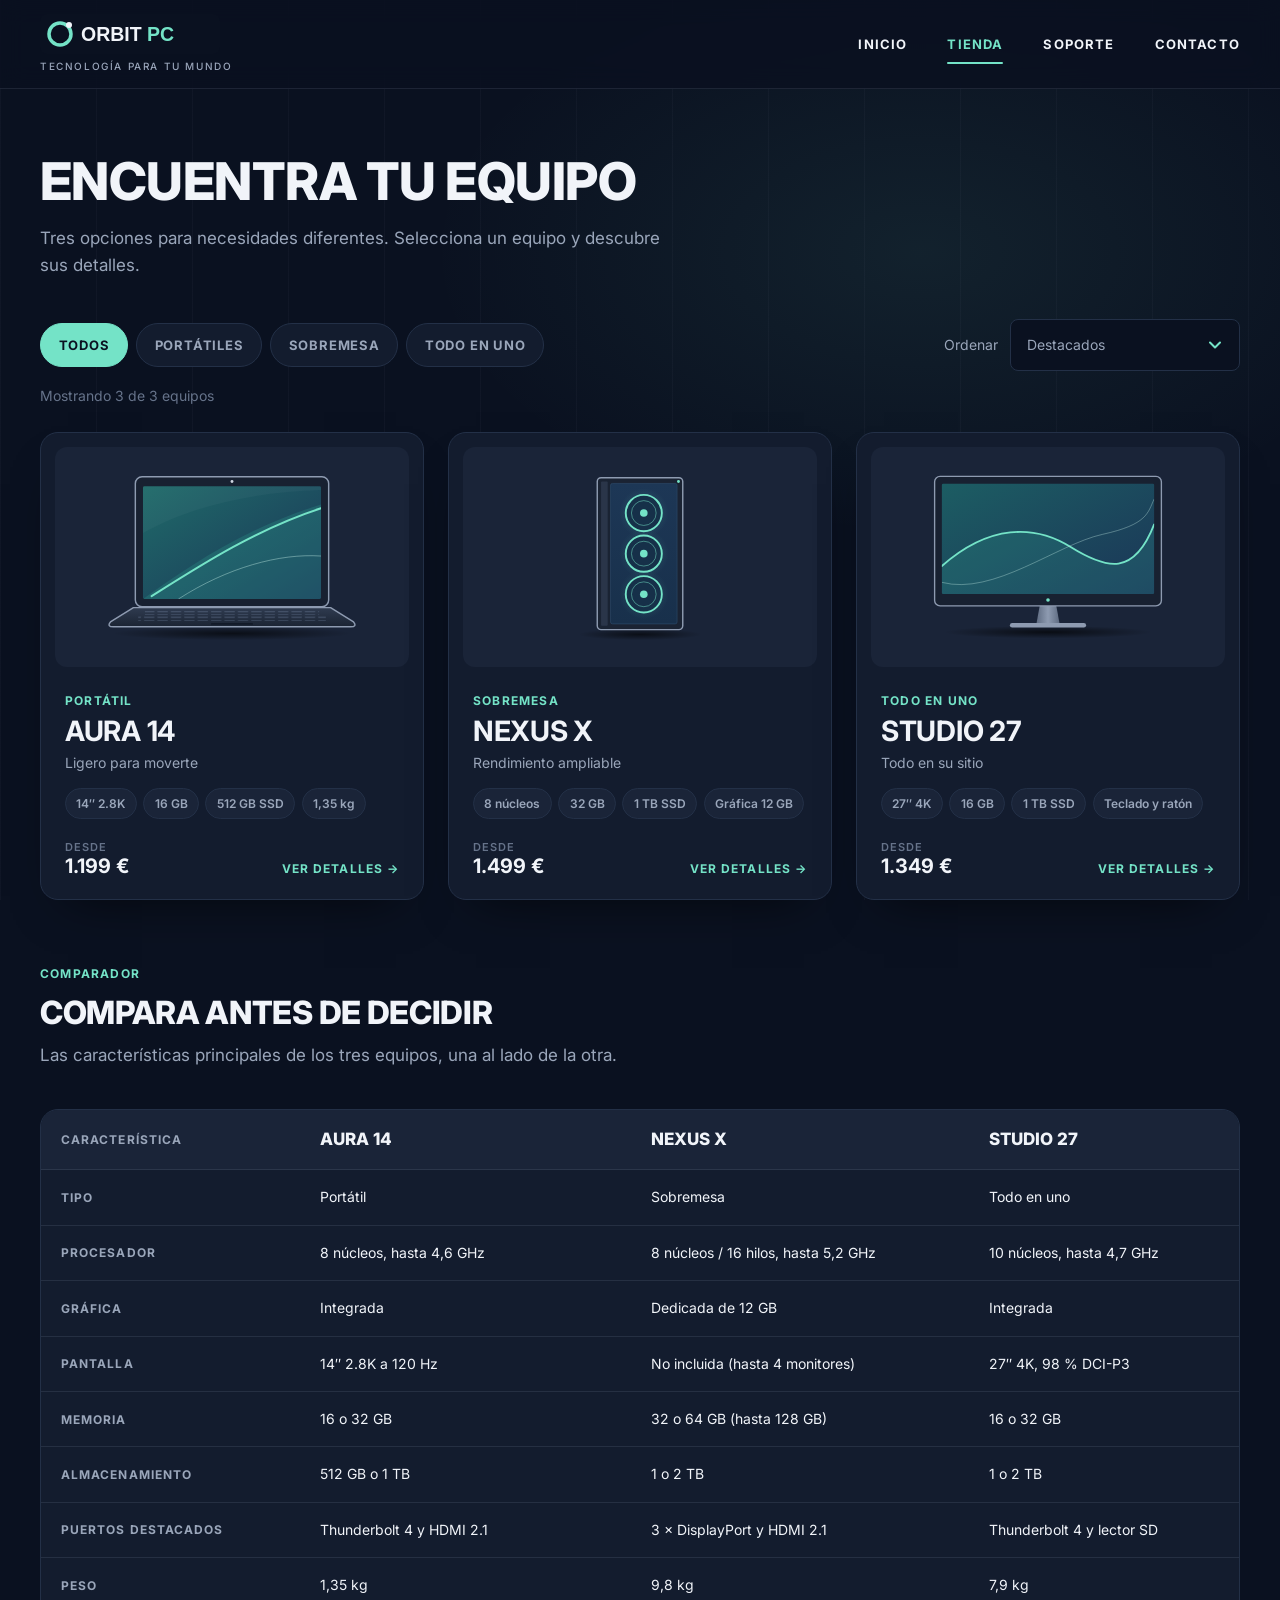
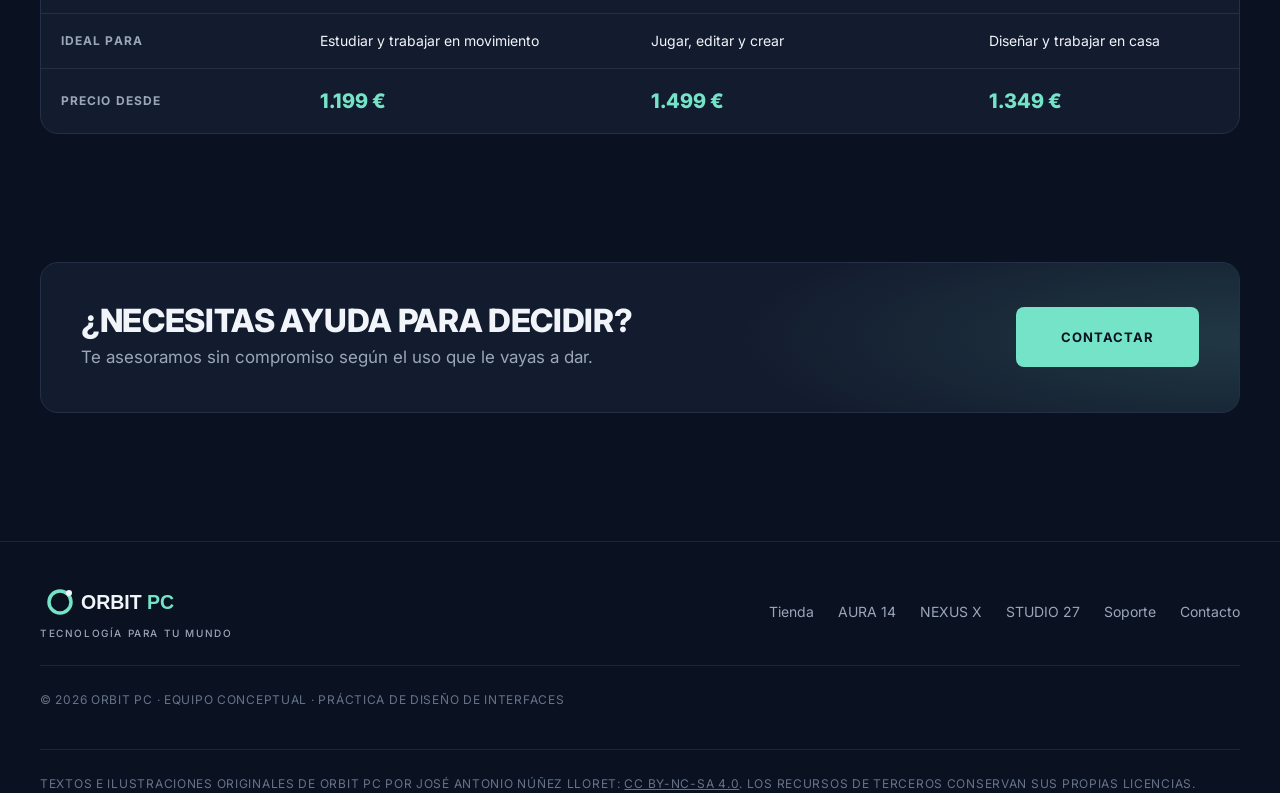
<file: tienda.html>
<!DOCTYPE html>
<html lang="es">
<head>
  <meta charset="UTF-8">
  <meta name="viewport" content="width=device-width, initial-scale=1.0">
  <title>Tienda · ORBIT PC</title>
  <meta name="description" content="Encuentra tu equipo: portátil AURA 14, sobremesa NEXUS X y todo en uno STUDIO 27.">
  <link rel="icon" href="img/favicon.ico" type="image/x-icon">
  <link rel="preconnect" href="https://fonts.googleapis.com">
  <link rel="preconnect" href="https://fonts.gstatic.com" crossorigin>
  <link href="https://fonts.googleapis.com/css2?family=Inter:wght@400;500;600;700;800&display=swap" rel="stylesheet">
  <link rel="stylesheet" href="css/styles.css">
</head>
<body>
  <a class="skip-link" href="#contenido">Saltar al contenido</a>

  <header class="site-header">
    <div class="container site-header__inner">
      <a class="logo" href="index.html" aria-label="ORBIT PC, ir al inicio">
        <img src="img/logo.svg" width="180" height="40" alt="ORBIT PC">
        <span class="logo__tagline">Tecnología para tu mundo</span>
      </a>
      <button class="nav-toggle" type="button" aria-expanded="false" aria-controls="menu-principal">
        <span class="nav-toggle__barras" aria-hidden="true"></span>
        <span class="sr-only">Abrir menú</span>
      </button>
      <nav class="main-nav" id="menu-principal" aria-label="Navegación principal">
        <ul class="main-nav__list">
          <li><a class="main-nav__link" href="index.html">Inicio</a></li>
          <li><a class="main-nav__link" href="tienda.html" aria-current="page">Tienda</a></li>
          <li><a class="main-nav__link" href="soporte.html">Soporte</a></li>
          <li><a class="main-nav__link" href="contacto.html">Contacto</a></li>
        </ul>
      </nav>
    </div>
  </header>

  <main id="contenido">
    <header class="container page-intro">
      <h1 class="page-intro__title">Encuentra tu equipo</h1>
      <p class="page-intro__lead">Tres opciones para necesidades diferentes. Selecciona un equipo y descubre sus detalles.</p>
    </header>

    <section class="container" aria-label="Filtros del listado">
      <div class="toolbar">
        <div class="toolbar__filtros" role="group" aria-label="Filtrar por tipo de equipo">
          <button class="filtro is-active" type="button" data-filtro="todos" aria-pressed="true">Todos</button>
          <button class="filtro" type="button" data-filtro="portatil" aria-pressed="false">Portátiles</button>
          <button class="filtro" type="button" data-filtro="sobremesa" aria-pressed="false">Sobremesa</button>
          <button class="filtro" type="button" data-filtro="todo-en-uno" aria-pressed="false">Todo en uno</button>
        </div>
        <label class="toolbar__orden">
          <span class="toolbar__orden-texto">Ordenar</span>
          <select class="form-control toolbar__select" id="orden-productos">
            <option value="destacados">Destacados</option>
            <option value="precio-asc">Precio: de menor a mayor</option>
            <option value="precio-desc">Precio: de mayor a menor</option>
          </select>
        </label>
      </div>
      <p class="toolbar__resultado" id="resultado-filtro" role="status" aria-live="polite">Mostrando 3 de 3 equipos</p>
    </section>

    <section class="container" id="listado" aria-label="Listado de productos">
      <div class="product-grid">
        <article class="product-card" data-categoria="portatil" data-precio="1199" data-orden="0">
          <div class="product-card__media">
            <img src="img/aura-14.svg" width="560" height="360" alt="">
          </div>
          <div class="product-card__body">
            <p class="eyebrow">Portátil</p>
            <h2 class="product-card__title"><a class="product-card__link" href="aura-14.html">AURA 14</a></h2>
            <p class="product-card__text">Ligero para moverte</p>
            <ul class="product-card__specs">
              <li class="chip">14″ 2.8K</li>
              <li class="chip">16 GB</li>
              <li class="chip">512 GB SSD</li>
              <li class="chip">1,35 kg</li>
            </ul>
            <div class="product-card__footer">
              <p class="product-card__price"><span class="product-card__from">Desde</span>1.199 €</p>
              <span class="link-arrow" aria-hidden="true">Ver detalles →</span>
            </div>
          </div>
        </article>

        <article class="product-card" data-categoria="sobremesa" data-precio="1499" data-orden="1">
          <div class="product-card__media">
            <img src="img/nexus-x.svg" width="320" height="360" alt="">
          </div>
          <div class="product-card__body">
            <p class="eyebrow">Sobremesa</p>
            <h2 class="product-card__title"><a class="product-card__link" href="nexus-x.html">NEXUS X</a></h2>
            <p class="product-card__text">Rendimiento ampliable</p>
            <ul class="product-card__specs">
              <li class="chip">8 núcleos</li>
              <li class="chip">32 GB</li>
              <li class="chip">1 TB SSD</li>
              <li class="chip">Gráfica 12 GB</li>
            </ul>
            <div class="product-card__footer">
              <p class="product-card__price"><span class="product-card__from">Desde</span>1.499 €</p>
              <span class="link-arrow" aria-hidden="true">Ver detalles →</span>
            </div>
          </div>
        </article>

        <article class="product-card" data-categoria="todo-en-uno" data-precio="1349" data-orden="2">
          <div class="product-card__media">
            <img src="img/studio-27.svg" width="560" height="380" alt="">
          </div>
          <div class="product-card__body">
            <p class="eyebrow">Todo en uno</p>
            <h2 class="product-card__title"><a class="product-card__link" href="studio-27.html">STUDIO 27</a></h2>
            <p class="product-card__text">Todo en su sitio</p>
            <ul class="product-card__specs">
              <li class="chip">27″ 4K</li>
              <li class="chip">16 GB</li>
              <li class="chip">1 TB SSD</li>
              <li class="chip">Teclado y ratón</li>
            </ul>
            <div class="product-card__footer">
              <p class="product-card__price"><span class="product-card__from">Desde</span>1.349 €</p>
              <span class="link-arrow" aria-hidden="true">Ver detalles →</span>
            </div>
          </div>
        </article>
      </div>
    </section>

    <section class="section" aria-labelledby="comparador-title">
      <div class="container">
        <header class="section__head">
          <p class="eyebrow">Comparador</p>
          <h2 class="section__title" id="comparador-title">Compara antes de decidir</h2>
          <p class="section__lead">Las características principales de los tres equipos, una al lado de la otra.</p>
        </header>

        <div class="table-wrap">
          <table class="compare-table">
            <caption class="sr-only">Comparativa de los equipos AURA 14, NEXUS X y STUDIO 27</caption>
            <thead>
              <tr>
                <th scope="col">Característica</th>
                <th scope="col">AURA 14</th>
                <th scope="col">NEXUS X</th>
                <th scope="col">STUDIO 27</th>
              </tr>
            </thead>
            <tbody>
              <tr>
                <th scope="row">Tipo</th>
                <td>Portátil</td>
                <td>Sobremesa</td>
                <td>Todo en uno</td>
              </tr>
              <tr>
                <th scope="row">Procesador</th>
                <td>8 núcleos, hasta 4,6 GHz</td>
                <td>8 núcleos / 16 hilos, hasta 5,2 GHz</td>
                <td>10 núcleos, hasta 4,7 GHz</td>
              </tr>
              <tr>
                <th scope="row">Gráfica</th>
                <td>Integrada</td>
                <td>Dedicada de 12 GB</td>
                <td>Integrada</td>
              </tr>
              <tr>
                <th scope="row">Pantalla</th>
                <td>14″ 2.8K a 120 Hz</td>
                <td>No incluida (hasta 4 monitores)</td>
                <td>27″ 4K, 98 % DCI-P3</td>
              </tr>
              <tr>
                <th scope="row">Memoria</th>
                <td>16 o 32 GB</td>
                <td>32 o 64 GB (hasta 128 GB)</td>
                <td>16 o 32 GB</td>
              </tr>
              <tr>
                <th scope="row">Almacenamiento</th>
                <td>512 GB o 1 TB</td>
                <td>1 o 2 TB</td>
                <td>1 o 2 TB</td>
              </tr>
              <tr>
                <th scope="row">Puertos destacados</th>
                <td>Thunderbolt 4 y HDMI 2.1</td>
                <td>3 × DisplayPort y HDMI 2.1</td>
                <td>Thunderbolt 4 y lector SD</td>
              </tr>
              <tr>
                <th scope="row">Peso</th>
                <td>1,35 kg</td>
                <td>9,8 kg</td>
                <td>7,9 kg</td>
              </tr>
              <tr>
                <th scope="row">Ideal para</th>
                <td>Estudiar y trabajar en movimiento</td>
                <td>Jugar, editar y crear</td>
                <td>Diseñar y trabajar en casa</td>
              </tr>
              <tr>
                <th scope="row">Precio desde</th>
                <td class="compare-table__price">1.199 €</td>
                <td class="compare-table__price">1.499 €</td>
                <td class="compare-table__price">1.349 €</td>
              </tr>
            </tbody>
          </table>
        </div>
      </div>
    </section>

    <section class="section" aria-label="Ayuda para elegir equipo">
      <div class="container">
        <div class="cta-band">
          <div class="cta-band__text">
            <h2 class="cta-band__title">¿Necesitas ayuda para decidir?</h2>
            <p class="cta-band__lead">Te asesoramos sin compromiso según el uso que le vayas a dar.</p>
          </div>
          <a class="btn btn--primary btn--lg" href="contacto.html">Contactar</a>
        </div>
      </div>
    </section>
  </main>

  <footer class="site-footer">
    <div class="container site-footer__inner">
      <a class="logo" href="index.html" aria-label="ORBIT PC, ir al inicio">
        <img src="img/logo.svg" width="180" height="40" alt="ORBIT PC">
        <span class="logo__tagline">Tecnología para tu mundo</span>
      </a>
      <nav aria-label="Enlaces del pie de página">
        <ul class="site-footer__links">
          <li><a href="tienda.html">Tienda</a></li>
          <li><a href="aura-14.html">AURA 14</a></li>
          <li><a href="nexus-x.html">NEXUS X</a></li>
          <li><a href="studio-27.html">STUDIO 27</a></li>
          <li><a href="soporte.html">Soporte</a></li>
          <li><a href="contacto.html">Contacto</a></li>
        </ul>
      </nav>
      <p class="site-footer__copy">© 2026 ORBIT PC · Equipo conceptual · Práctica de Diseño de Interfaces</p>
    </div>
    <div class="container"><p class="site-footer__copy">Textos e ilustraciones originales de ORBIT PC por José Antonio Núñez Lloret: <a rel="license" href="https://creativecommons.org/licenses/by-nc-sa/4.0/">CC BY-NC-SA 4.0</a>. Los recursos de terceros conservan sus propias licencias.</p></div>
  </footer>
  <script src="js/menu.js" defer></script>
  <script src="js/tienda.js" defer></script>
</body>
</html>
</file>
<file: css/styles.css>
:root {
  --color-bg: #0a1120;
  --color-surface: #131c2e;
  --color-surface-2: #1a2438;
  --color-border: #233047;
  --color-border-soft: rgba(148, 160, 180, 0.14);
  --color-accent: #74e3c7;
  --color-accent-hover: #9aeed8;
  --color-accent-soft: rgba(116, 227, 199, 0.12);
  --color-text: #f1f4f9;
  --color-text-muted: #9aa6ba;
  --color-text-subtle: #66738a;
  --color-on-accent: #0a1120;
  --color-error: #ff8a94;

  --font-base: "Inter", system-ui, -apple-system, "Segoe UI", Roboto, sans-serif;
  --fs-xs: 0.75rem;
  --fs-sm: 0.875rem;
  --fs-base: 1.0625rem;
  --fs-lg: 1.25rem;
  --fs-xl: clamp(1.5rem, 1.2rem + 1.2vw, 2rem);
  --fs-2xl: clamp(2rem, 1.3rem + 3vw, 3.25rem);
  --fs-hero: clamp(2.5rem, 1.2rem + 4.4vw, 5.25rem);

  --space-xs: 0.5rem;
  --space-sm: 1rem;
  --space-md: 1.5rem;
  --space-lg: 2.5rem;
  --space-xl: 4rem;
  --space-2xl: 6rem;

  --radius-sm: 8px;
  --radius-md: 12px;
  --radius-lg: 18px;
  --radius-pill: 999px;
  --shadow-card: 0 24px 48px -28px rgba(0, 0, 0, 0.7);
  --glow-accent: 0 0 0 1px var(--color-accent), 0 18px 48px -18px rgba(116, 227, 199, 0.45);
  --transition: 180ms ease;

  --container: 1200px;
  --header-height: 88px;
}

*,
*::before,
*::after {
  box-sizing: border-box;
}

* {
  margin: 0;
}

html {
  scroll-behavior: smooth;
  -webkit-text-size-adjust: 100%;
}

body {
  display: flex;
  flex-direction: column;
  min-height: 100vh;
  font-family: var(--font-base);
  font-size: var(--fs-base);
  line-height: 1.6;
  color: var(--color-text);
  background-color: var(--color-bg);
  background-image:
    radial-gradient(ellipse 55% 45% at 72% 28%, rgba(116, 227, 199, 0.08), transparent 70%),
    linear-gradient(90deg, rgba(148, 160, 180, 0.045) 1px, transparent 1px);
  background-size: 100% 100%, 96px 100%;
  background-attachment: fixed;
  -webkit-font-smoothing: antialiased;
}

main {
  flex: 1;
}

img,
svg {
  display: block;
  max-width: 100%;
  height: auto;
}

a {
  color: inherit;
}

h1,
h2,
h3 {
  line-height: 1.1;
  font-weight: 800;
  letter-spacing: -0.01em;
}

ul[class],
ol[class] {
  padding: 0;
  list-style: none;
}

input,
select,
textarea,
button {
  font: inherit;
  color: inherit;
}

:focus-visible {
  outline: 2px solid var(--color-accent);
  outline-offset: 3px;
  border-radius: 4px;
}

::selection {
  background: var(--color-accent);
  color: var(--color-on-accent);
}

.container {
  width: min(100% - 2.5rem, var(--container));
  margin-inline: auto;
}

.sr-only {
  position: absolute;
  width: 1px;
  height: 1px;
  padding: 0;
  margin: -1px;
  overflow: hidden;
  clip: rect(0, 0, 0, 0);
  white-space: nowrap;
  border: 0;
}

.skip-link {
  position: absolute;
  top: -100px;
  left: 1rem;
  z-index: 100;
  padding: 0.75rem 1rem;
  border-radius: var(--radius-sm);
  background: var(--color-accent);
  color: var(--color-on-accent);
  font-weight: 700;
  text-decoration: none;
}

.skip-link:focus {
  top: 1rem;
}

.text-accent {
  color: var(--color-accent);
}

.site-header {
  position: sticky;
  top: 0;
  z-index: 50;
  background: rgba(10, 17, 32, 0.82);
  backdrop-filter: blur(12px);
  -webkit-backdrop-filter: blur(12px);
  border-bottom: 1px solid var(--color-border-soft);
}

.site-header__inner {
  display: flex;
  align-items: center;
  justify-content: space-between;
  gap: var(--space-md);
  min-height: var(--header-height);
}

.logo {
  display: flex;
  flex-direction: column;
  gap: 0.2rem;
  text-decoration: none;
}

.logo__name {
  font-size: 1.5rem;
  font-weight: 800;
  line-height: 1;
  letter-spacing: 0.02em;
}

.logo__accent {
  margin-left: 0.4em;
  color: var(--color-accent);
}

.logo__tagline {
  font-size: 0.625rem;
  font-weight: 500;
  letter-spacing: 0.16em;
  text-transform: uppercase;
  color: var(--color-text-muted);
}

.main-nav__list {
  display: flex;
  align-items: center;
  gap: var(--space-lg);
}

.main-nav__link {
  position: relative;
  display: block;
  padding: 0.6rem 0;
  font-size: 0.8125rem;
  font-weight: 700;
  letter-spacing: 0.09em;
  text-transform: uppercase;
  text-decoration: none;
  transition: color var(--transition);
}

.main-nav__link::after {
  content: "";
  position: absolute;
  left: 0;
  right: 0;
  bottom: 0;
  height: 2px;
  border-radius: 2px;
  background: var(--color-accent);
  transform: scaleX(0);
  transition: transform var(--transition);
}

.main-nav__link:hover,
.main-nav__link[aria-current="page"] {
  color: var(--color-accent);
}

.main-nav__link:hover::after,
.main-nav__link[aria-current="page"]::after {
  transform: scaleX(1);
}

.btn {
  display: inline-flex;
  align-items: center;
  justify-content: center;
  gap: 0.6rem;
  min-height: 52px;
  padding: 0 2rem;
  border: 1px solid transparent;
  border-radius: var(--radius-sm);
  font-size: 0.8125rem;
  font-weight: 700;
  letter-spacing: 0.08em;
  text-transform: uppercase;
  text-decoration: none;
  cursor: pointer;
  transition: background-color var(--transition), border-color var(--transition),
    color var(--transition), transform var(--transition), box-shadow var(--transition);
}

.btn--primary {
  background: var(--color-accent);
  color: var(--color-on-accent);
}

.btn--primary:hover {
  background: var(--color-accent-hover);
  transform: translateY(-2px);
  box-shadow: 0 14px 30px -14px rgba(116, 227, 199, 0.7);
}

.btn--ghost {
  background: transparent;
  border-color: var(--color-border);
  color: var(--color-text);
}

.btn--ghost:hover {
  border-color: var(--color-accent);
  color: var(--color-accent);
}

.btn--lg {
  min-height: 60px;
  padding: 0 2.75rem;
}

.badge {
  display: inline-flex;
  align-items: center;
  padding: 0.5rem 0.95rem;
  border: 1px solid var(--color-border);
  border-radius: var(--radius-pill);
  background: var(--color-surface-2);
  font-size: 0.6875rem;
  font-weight: 700;
  letter-spacing: 0.09em;
  text-transform: uppercase;
  color: var(--color-accent);
}

.eyebrow {
  font-size: var(--fs-xs);
  font-weight: 700;
  letter-spacing: 0.1em;
  text-transform: uppercase;
  color: var(--color-accent);
}

.link-arrow {
  display: inline-flex;
  align-items: center;
  gap: 0.4rem;
  font-size: var(--fs-xs);
  font-weight: 700;
  letter-spacing: 0.09em;
  text-transform: uppercase;
  text-decoration: none;
  color: var(--color-accent);
  transition: gap var(--transition);
}

.link-arrow:hover {
  gap: 0.7rem;
}

.section {
  padding-block: var(--space-xl);
}

.section__head {
  display: flex;
  flex-direction: column;
  gap: 0.75rem;
  max-width: 640px;
  margin-bottom: var(--space-lg);
}

.section__title {
  font-size: var(--fs-xl);
  text-transform: uppercase;
}

.section__lead {
  color: var(--color-text-muted);
}

.page-intro {
  display: flex;
  flex-direction: column;
  gap: 0.9rem;
  padding-block: var(--space-xl) var(--space-lg);
}

.page-intro__title {
  font-size: var(--fs-2xl);
  text-transform: uppercase;
}

.page-intro__lead {
  max-width: 620px;
  color: var(--color-text-muted);
}

.product-grid {
  display: grid;
  grid-template-columns: repeat(auto-fill, minmax(min(100%, 300px), 1fr));
  gap: var(--space-md);
}

.product-card {
  position: relative;
  display: flex;
  flex-direction: column;
  flex: 1 1 300px;
  padding: 0.9rem;
  border: 1px solid var(--color-border);
  border-radius: var(--radius-lg);
  background: var(--color-surface);
  box-shadow: var(--shadow-card);
  transition: border-color var(--transition), box-shadow var(--transition), transform var(--transition);
}

.product-card:hover,
.product-card:focus-within {
  border-color: var(--color-accent);
  box-shadow: var(--glow-accent);
  transform: translateY(-4px);
}

.product-card__media {
  display: flex;
  align-items: center;
  justify-content: center;
  height: 220px;
  padding: var(--space-md);
  border-radius: var(--radius-md);
  background: var(--color-surface-2);
}

.product-card__media img {
  max-height: 100%;
  width: auto;
}

.product-card__body {
  display: flex;
  flex-direction: column;
  flex: 1;
  gap: 0.35rem;
  padding: var(--space-md) 0.6rem 0.4rem;
}

.product-card__title {
  font-size: 1.75rem;
  font-weight: 700;
}

.product-card__link {
  text-decoration: none;
}

.product-card__link::after {
  content: "";
  position: absolute;
  inset: 0;
  border-radius: inherit;
}

.product-card__text {
  color: var(--color-text-muted);
  font-size: var(--fs-sm);
}

.product-card__footer {
  display: flex;
  align-items: flex-end;
  justify-content: space-between;
  margin-top: auto;
  padding-top: var(--space-sm);
}

.product-card__specs {
  display: flex;
  flex-wrap: wrap;
  gap: 0.4rem;
  margin-top: 0.5rem;
}

.product-card__price {
  font-size: var(--fs-lg);
  font-weight: 700;
  line-height: 1.2;
}

.product-card__from {
  display: block;
  font-size: 0.6875rem;
  font-weight: 600;
  letter-spacing: 0.1em;
  text-transform: uppercase;
  color: var(--color-text-subtle);
}

.feature-list {
  display: flex;
  flex-wrap: wrap;
  gap: var(--space-md);
}

.feature {
  display: flex;
  flex-direction: column;
  gap: 0.6rem;
  flex: 1 1 240px;
  padding: var(--space-md);
  border: 1px solid var(--color-border);
  border-radius: var(--radius-lg);
  background: var(--color-surface);
}

.feature__icon {
  display: flex;
  align-items: center;
  justify-content: center;
  width: 48px;
  height: 48px;
  margin-bottom: 0.4rem;
  border-radius: var(--radius-md);
  background: var(--color-accent-soft);
  color: var(--color-accent);
}

.feature__icon svg {
  width: 24px;
  height: 24px;
}

.feature__title {
  font-size: var(--fs-lg);
  font-weight: 700;
}

.feature__text {
  color: var(--color-text-muted);
  font-size: var(--fs-sm);
}

.feature .link-arrow {
  margin-top: auto;
  padding-top: 0.4rem;
}

.cta-band {
  display: flex;
  align-items: center;
  justify-content: space-between;
  flex-wrap: wrap;
  gap: var(--space-md);
  padding: var(--space-lg);
  border: 1px solid var(--color-border);
  border-radius: var(--radius-lg);
  background:
    radial-gradient(ellipse 60% 120% at 100% 50%, rgba(116, 227, 199, 0.14), transparent 70%),
    var(--color-surface);
}

.cta-band__text {
  display: flex;
  flex-direction: column;
  gap: 0.4rem;
}

.cta-band__title {
  font-size: var(--fs-xl);
  text-transform: uppercase;
}

.cta-band__lead {
  color: var(--color-text-muted);
}

.chip {
  display: inline-flex;
  align-items: center;
  padding: 0.3rem 0.65rem;
  border: 1px solid var(--color-border);
  border-radius: var(--radius-pill);
  background: var(--color-surface-2);
  font-size: var(--fs-xs);
  font-weight: 600;
  color: var(--color-text-muted);
}

.tag-list {
  display: flex;
  flex-wrap: wrap;
  gap: 0.5rem;
}

.tag {
  padding: 0.45rem 0.9rem;
  border-radius: var(--radius-pill);
  background: var(--color-accent-soft);
  font-size: var(--fs-sm);
  font-weight: 600;
  color: var(--color-accent);
}

.highlights {
  display: flex;
  flex-wrap: wrap;
  gap: 1px;
  overflow: hidden;
  border: 1px solid var(--color-border);
  border-radius: var(--radius-lg);
  background: var(--color-border);
}

.highlight {
  display: flex;
  flex-direction: column;
  align-items: center;
  flex: 1 1 220px;
  gap: 0.5rem;
  padding: var(--space-lg) var(--space-md);
  background: var(--color-surface);
  text-align: center;
}

.highlight__value {
  font-size: var(--fs-2xl);
  font-weight: 800;
  line-height: 1;
  color: var(--color-accent);
}

.highlight__label {
  font-size: var(--fs-sm);
  color: var(--color-text-muted);
}

.info-pair {
  display: flex;
  flex-wrap: wrap;
  gap: var(--space-md);
}

.info-card {
  display: flex;
  flex-direction: column;
  flex: 1 1 340px;
  gap: var(--space-md);
  padding: var(--space-lg);
  border: 1px solid var(--color-border);
  border-radius: var(--radius-lg);
  background: var(--color-surface);
}

.info-card__title {
  font-size: var(--fs-lg);
  font-weight: 700;
}

.rating-list {
  display: flex;
  flex-direction: column;
  gap: 0.9rem;
}

.rating {
  display: flex;
  align-items: center;
  gap: var(--space-sm);
  font-size: var(--fs-sm);
}

.rating__label {
  flex: 0 0 110px;
  color: var(--color-text-muted);
}

.rating__bar {
  flex: 1;
  height: 8px;
  overflow: hidden;
  border-radius: var(--radius-pill);
  background: var(--color-surface-2);
}

.rating__bar span {
  display: block;
  width: var(--value);
  height: 100%;
  border-radius: inherit;
  background: linear-gradient(90deg, #3fae95, var(--color-accent));
}

.rating__value {
  min-width: 2.5rem;
  font-weight: 700;
  text-align: right;
}

.check-list {
  display: flex;
  flex-direction: column;
  gap: 0.75rem;
}

.check-list li {
  display: flex;
  align-items: flex-start;
  gap: 0.7rem;
  color: var(--color-text-muted);
}

.check-list li::before {
  content: "✓";
  display: inline-flex;
  align-items: center;
  justify-content: center;
  flex-shrink: 0;
  width: 22px;
  height: 22px;
  margin-top: 0.15rem;
  border-radius: 50%;
  background: var(--color-accent-soft);
  font-size: 0.75rem;
  font-weight: 800;
  color: var(--color-accent);
}

.hero__inner {
  display: flex;
  align-items: center;
  justify-content: space-between;
  gap: var(--space-xl);
  min-height: min(760px, calc(100vh - var(--header-height)));
  padding-block: var(--space-xl);
}

.hero__content {
  display: flex;
  flex-direction: column;
  align-items: flex-start;
  flex: 1 1 540px;
  gap: 1.75rem;
}

.hero__title {
  font-size: var(--fs-hero);
  line-height: 1.04;
  text-transform: uppercase;
}

.hero__title-line {
  display: block;
  white-space: nowrap;
}

.hero__title-accent {
  color: var(--color-accent);
}

.hero__lead {
  max-width: 460px;
  font-size: var(--fs-lg);
  color: var(--color-text-muted);
}

.hero__meta {
  display: flex;
  flex-direction: column;
  gap: 0.35rem;
  margin-top: 0.5rem;
}

.hero__visual {
  position: relative;
  flex: 1 1 480px;
}

.hero__visual::before {
  content: "";
  position: absolute;
  inset: 10% 5%;
  z-index: -1;
  border-radius: 50%;
  background: radial-gradient(circle, rgba(116, 227, 199, 0.18), transparent 70%);
  filter: blur(20px);
}

.hero__visual img {
  width: 100%;
}

.hero__chip {
  position: absolute;
  display: inline-flex;
  align-items: center;
  gap: 0.55rem;
  padding: 0.6rem 1rem;
  border: 1px solid var(--color-border);
  border-radius: var(--radius-pill);
  background: rgba(19, 28, 46, 0.88);
  backdrop-filter: blur(8px);
  -webkit-backdrop-filter: blur(8px);
  box-shadow: var(--shadow-card);
  font-size: var(--fs-sm);
  font-weight: 600;
  white-space: nowrap;
}

.hero__chip::before {
  content: "";
  width: 8px;
  height: 8px;
  border-radius: 50%;
  background: var(--color-accent);
  box-shadow: 0 0 0 4px var(--color-accent-soft);
}

.hero__chip--top {
  top: 2%;
  left: 0;
}

.hero__chip--side {
  top: 42%;
  right: 0;
}

.hero__caption {
  display: flex;
  flex-direction: column;
  align-items: flex-end;
  margin-top: var(--space-sm);
  text-align: right;
}

.hero__caption strong {
  font-size: var(--fs-xl);
  font-weight: 800;
  line-height: 1.1;
  text-transform: uppercase;
}

.hero__caption span {
  color: var(--color-text-muted);
  font-size: var(--fs-sm);
}

.table-wrap {
  overflow-x: auto;
  border: 1px solid var(--color-border);
  border-radius: var(--radius-lg);
  background: var(--color-surface);
}

.compare-table {
  width: 100%;
  min-width: 640px;
  border-collapse: collapse;
  font-size: var(--fs-sm);
}

.compare-table th,
.compare-table td {
  padding: 1rem 1.25rem;
  text-align: left;
  border-bottom: 1px solid var(--color-border-soft);
}

.compare-table thead th {
  font-size: var(--fs-base);
  font-weight: 800;
  background: var(--color-surface-2);
}

.compare-table thead th:first-child,
.compare-table tbody th {
  font-size: var(--fs-xs);
  font-weight: 700;
  letter-spacing: 0.09em;
  text-transform: uppercase;
  color: var(--color-text-muted);
}

.compare-table tbody tr:last-child th,
.compare-table tbody tr:last-child td {
  border-bottom: 0;
}

.compare-table tbody tr:hover {
  background: rgba(116, 227, 199, 0.04);
}

.compare-table__price {
  font-size: var(--fs-lg);
  font-weight: 800;
  color: var(--color-accent);
}

.product {
  padding-block: var(--space-lg) var(--space-xl);
}

.back-link {
  display: inline-flex;
  margin-bottom: var(--space-lg);
}

.product__layout {
  display: flex;
  align-items: stretch;
  gap: var(--space-lg);
}

.product__media {
  display: flex;
  flex-direction: column;
  flex: 1 1 55%;
  gap: var(--space-md);
  padding: var(--space-md);
  border: 1px solid var(--color-border);
  border-radius: var(--radius-lg);
  background: var(--color-surface);
  box-shadow: var(--shadow-card);
}

.product__media img {
  flex: 1;
  width: 100%;
  max-height: 420px;
  margin: auto;
  object-fit: contain;
}

.product__info {
  display: flex;
  flex-direction: column;
  flex: 1 1 45%;
  gap: var(--space-sm);
  padding-left: var(--space-lg);
  border-left: 1px solid var(--color-border-soft);
}

.product__title {
  font-size: var(--fs-2xl);
  text-transform: uppercase;
}

.product__subtitle {
  padding-bottom: var(--space-md);
  border-bottom: 1px solid var(--color-border-soft);
  font-size: var(--fs-lg);
  color: var(--color-text-muted);
}

.product__desc {
  max-width: 460px;
  color: var(--color-text-muted);
}

.specs {
  display: flex;
  flex-wrap: wrap;
  row-gap: var(--space-md);
  margin-block: var(--space-xs);
}

.specs__item {
  display: flex;
  flex-direction: column-reverse;
  flex: 0 0 50%;
  gap: 0.15rem;
}

.specs__label {
  font-size: 0.6875rem;
  font-weight: 600;
  letter-spacing: 0.1em;
  text-transform: uppercase;
  color: var(--color-text-subtle);
}

.specs__value {
  margin: 0;
  font-size: var(--fs-lg);
  font-weight: 700;
}

.stock {
  display: inline-flex;
  align-items: center;
  gap: 0.6rem;
  font-size: var(--fs-sm);
  color: var(--color-text-muted);
}

.stock__dot {
  width: 9px;
  height: 9px;
  border-radius: 50%;
  background: var(--color-accent);
  box-shadow: 0 0 0 4px var(--color-accent-soft);
}

.product__buy {
  display: flex;
  align-items: center;
  justify-content: space-between;
  flex-wrap: wrap;
  gap: var(--space-md);
  margin-top: auto;
  padding-top: var(--space-md);
}

.product__price {
  font-size: clamp(2rem, 1.6rem + 1.2vw, 2.5rem);
  font-weight: 800;
  line-height: 1;
  color: var(--color-accent);
}

.config {
  margin: var(--space-xs) 0 0;
  padding: 0;
  border: 0;
}

.config__legend {
  margin-bottom: 0.6rem;
  padding: 0;
  font-size: 0.6875rem;
  font-weight: 600;
  letter-spacing: 0.1em;
  text-transform: uppercase;
  color: var(--color-text-subtle);
}

.config__options {
  display: flex;
  flex-wrap: wrap;
  gap: 0.75rem;
}

.config-option {
  position: relative;
  flex: 1 1 170px;
  cursor: pointer;
}

.config-option__input {
  position: absolute;
  opacity: 0;
  pointer-events: none;
}

.config-option__box {
  display: flex;
  flex-direction: column;
  gap: 0.1rem;
  padding: 0.8rem 1rem;
  border: 1px solid var(--color-border);
  border-radius: var(--radius-md);
  background: var(--color-bg);
  transition: border-color var(--transition), background-color var(--transition);
}

.config-option:hover .config-option__box {
  border-color: #33425c;
}

.config-option__input:checked + .config-option__box {
  border-color: var(--color-accent);
  background: var(--color-accent-soft);
  box-shadow: inset 0 0 0 1px var(--color-accent);
}

.config-option__input:focus-visible + .config-option__box {
  outline: 2px solid var(--color-accent);
  outline-offset: 3px;
}

.config-option__name {
  font-size: var(--fs-sm);
  font-weight: 700;
}

.config-option__price {
  font-size: var(--fs-sm);
  color: var(--color-text-muted);
}

.config-plus {
  display: none;
}

.product__info:has(.config-option__input[value="plus"]:checked) .config-base {
  display: none;
}

.product__info:has(.config-option__input[value="plus"]:checked) .config-plus {
  display: inline;
}

.tech-specs {
  display: flex;
  flex-wrap: wrap;
  gap: var(--space-md);
}

.tech-group {
  flex: 1 1 calc(50% - var(--space-md));
  padding: var(--space-md) var(--space-lg);
  border: 1px solid var(--color-border);
  border-radius: var(--radius-lg);
  background: var(--color-surface);
}

.tech-group__title {
  display: flex;
  align-items: center;
  gap: 0.65rem;
  padding-bottom: 0.9rem;
  border-bottom: 1px solid var(--color-border-soft);
  font-size: var(--fs-lg);
  font-weight: 700;
}

.tech-group__title svg {
  width: 22px;
  height: 22px;
  color: var(--color-accent);
}

.tech-list__row {
  display: flex;
  justify-content: space-between;
  gap: var(--space-sm);
  padding: 0.8rem 0;
  border-bottom: 1px solid var(--color-border-soft);
  font-size: var(--fs-sm);
}

.tech-list__row:last-child {
  padding-bottom: 0;
  border-bottom: 0;
}

.tech-list__row dt {
  flex: 0 0 38%;
  color: var(--color-text-muted);
}

.tech-list__row dd {
  flex: 1;
  margin: 0;
  font-weight: 600;
  text-align: right;
}

.faq {
  display: flex;
  flex-direction: column;
  gap: 0.75rem;
}

.faq__item {
  border: 1px solid var(--color-border);
  border-radius: var(--radius-md);
  background: var(--color-surface);
  transition: border-color var(--transition);
}

.faq__item[open] {
  border-color: var(--color-accent);
}

.faq__question {
  display: flex;
  align-items: center;
  justify-content: space-between;
  gap: var(--space-sm);
  padding: 1.1rem 1.4rem;
  font-weight: 700;
  cursor: pointer;
  list-style: none;
}

.faq__question::-webkit-details-marker {
  display: none;
}

.faq__question::after {
  content: "+";
  flex-shrink: 0;
  font-size: 1.5rem;
  font-weight: 400;
  line-height: 1;
  color: var(--color-accent);
  transition: transform var(--transition);
}

.faq__item[open] .faq__question::after {
  transform: rotate(45deg);
}

.faq__answer {
  padding: 0 1.4rem 1.2rem;
  color: var(--color-text-muted);
}

.contact {
  display: flex;
  align-items: flex-start;
  gap: var(--space-lg);
  padding-bottom: var(--space-xl);
}

.contact__aside {
  position: sticky;
  top: calc(var(--header-height) + var(--space-md));
  display: flex;
  flex-direction: column;
  flex: 1 1 320px;
  gap: var(--space-sm);
}

.contact-card {
  display: flex;
  align-items: flex-start;
  gap: var(--space-sm);
  padding: var(--space-md);
  border: 1px solid var(--color-border);
  border-radius: var(--radius-lg);
  background: var(--color-surface);
}

.contact-card .feature__icon {
  flex-shrink: 0;
  margin: 0;
}

.contact-card__title {
  font-size: var(--fs-base);
  font-weight: 700;
}

.contact-card__text {
  font-size: var(--fs-sm);
  color: var(--color-text-muted);
}

.contact-form {
  scroll-margin-top: calc(var(--header-height) + var(--space-md));
  display: flex;
  flex-direction: column;
  flex: 2 1 560px;
  gap: var(--space-lg);
  padding: var(--space-lg);
  border: 1px solid var(--color-border);
  border-radius: var(--radius-lg);
  background: var(--color-surface);
  box-shadow: var(--shadow-card);
}

.form-group {
  display: flex;
  flex-direction: column;
  gap: var(--space-md);
  padding: 0;
  border: 0;
}

.form-group__legend {
  margin-bottom: var(--space-sm);
  padding: 0;
  font-size: var(--fs-xs);
  font-weight: 700;
  letter-spacing: 0.1em;
  text-transform: uppercase;
  color: var(--color-accent);
}

.form-row {
  display: flex;
  flex-wrap: wrap;
  gap: var(--space-md);
}

.form-field {
  display: flex;
  flex-direction: column;
  flex: 1 1 220px;
  gap: 0.45rem;
}

.form-field__label {
  font-size: var(--fs-sm);
  font-weight: 600;
}

.form-field__label abbr {
  text-decoration: none;
  color: var(--color-accent);
}

.form-field__hint {
  font-size: var(--fs-xs);
  color: var(--color-text-subtle);
}

.form-control {
  width: 100%;
  min-height: 52px;
  padding: 0.8rem 1rem;
  border: 1px solid var(--color-border);
  border-radius: var(--radius-sm);
  background: var(--color-bg);
  transition: border-color var(--transition), box-shadow var(--transition);
}

.form-control::placeholder {
  color: var(--color-text-subtle);
}

.form-control:hover {
  border-color: #33425c;
}

.form-control:focus {
  outline: none;
  border-color: var(--color-accent);
  box-shadow: 0 0 0 3px var(--color-accent-soft);
}

.form-control:user-invalid {
  border-color: var(--color-error);
}

select.form-control {
  appearance: none;
  padding-right: 2.75rem;
  background-image: url("data:image/svg+xml,%3Csvg xmlns='http://www.w3.org/2000/svg' width='12' height='8' fill='none'%3E%3Cpath d='M1 1.5 6 6.5l5-5' stroke='%2374e3c7' stroke-width='2' stroke-linecap='round' stroke-linejoin='round'/%3E%3C/svg%3E");
  background-repeat: no-repeat;
  background-position: right 1.1rem center;
  cursor: pointer;
}

select.form-control option {
  background: var(--color-surface);
}

textarea.form-control {
  min-height: 150px;
  resize: vertical;
}

.choice-list {
  display: flex;
  flex-wrap: wrap;
  gap: 0.75rem;
}

.choice {
  position: relative;
}

.choice__input {
  position: absolute;
  opacity: 0;
  pointer-events: none;
}

.choice__label {
  display: inline-flex;
  align-items: center;
  min-height: 44px;
  padding: 0 1.2rem;
  border: 1px solid var(--color-border);
  border-radius: var(--radius-pill);
  background: var(--color-bg);
  font-size: var(--fs-sm);
  font-weight: 600;
  cursor: pointer;
  transition: border-color var(--transition), background-color var(--transition), color var(--transition);
}

.choice__label:hover {
  border-color: var(--color-accent);
}

.choice__input:checked + .choice__label {
  border-color: var(--color-accent);
  background: var(--color-accent-soft);
  color: var(--color-accent);
}

.choice__input:focus-visible + .choice__label {
  outline: 2px solid var(--color-accent);
  outline-offset: 3px;
}

.check {
  display: flex;
  align-items: flex-start;
  gap: 0.75rem;
  font-size: var(--fs-sm);
  color: var(--color-text-muted);
  cursor: pointer;
}

.check input {
  flex-shrink: 0;
  width: 20px;
  height: 20px;
  margin-top: 0.15rem;
  accent-color: var(--color-accent);
  cursor: pointer;
}

.form-actions {
  display: flex;
  align-items: center;
  flex-wrap: wrap;
  gap: var(--space-sm);
}

.thanks {
  display: flex;
  flex-direction: column;
  align-items: center;
  gap: var(--space-sm);
  padding-block: var(--space-2xl);
  text-align: center;
}

.thanks__icon {
  display: flex;
  align-items: center;
  justify-content: center;
  width: 76px;
  height: 76px;
  margin-bottom: var(--space-xs);
  border-radius: 50%;
  background: var(--color-accent-soft);
  color: var(--color-accent);
}

.thanks__icon svg {
  width: 34px;
  height: 34px;
}

.thanks .page-intro__lead {
  margin-bottom: var(--space-md);
}

.thanks .form-actions {
  justify-content: center;
}

.site-footer {
  margin-top: var(--space-xl);
  border-top: 1px solid var(--color-border-soft);
}

.site-footer__inner {
  display: flex;
  align-items: center;
  justify-content: space-between;
  flex-wrap: wrap;
  gap: var(--space-md);
  padding-block: var(--space-lg);
}

.site-footer__links {
  display: flex;
  flex-wrap: wrap;
  gap: var(--space-md);
}

.site-footer__links a {
  font-size: var(--fs-sm);
  color: var(--color-text-muted);
  text-decoration: none;
  transition: color var(--transition);
}

.site-footer__links a:hover {
  color: var(--color-accent);
}

.site-footer__copy {
  width: 100%;
  padding-top: var(--space-md);
  border-top: 1px solid var(--color-border-soft);
  font-size: var(--fs-xs);
  letter-spacing: 0.06em;
  text-transform: uppercase;
  color: var(--color-text-subtle);
}

@media (max-width: 960px) {
  .hero__inner {
    flex-direction: column;
    align-items: flex-start;
    min-height: auto;
    gap: var(--space-lg);
  }

  .hero__visual {
    flex-basis: auto;
    width: 100%;
  }

  .product__layout {
    flex-direction: column;
    gap: var(--space-lg);
  }

  .product__info {
    padding-left: 0;
    border-left: 0;
  }

  .contact {
    flex-direction: column;
    align-items: stretch;
  }

  .contact__aside {
    position: static;
  }

  .tech-group {
    flex-basis: 100%;
  }

  .contact__aside,
  .contact-form {
    flex-basis: auto;
  }
}

@media (max-width: 680px) {
  :root {
    --space-xl: 3rem;
    --space-lg: 1.75rem;
  }

  .btn--lg {
    width: 100%;
  }

  .product__buy {
    flex-direction: column;
    align-items: stretch;
  }

  .contact-form {
    padding: var(--space-md);
  }

  .cta-band {
    padding: var(--space-md);
  }

  .info-card,
  .tech-group {
    padding: var(--space-md);
  }

  .hero__chip {
    font-size: var(--fs-xs);
    padding: 0.45rem 0.8rem;
  }

  .hero__chip--top {
    top: -6%;
  }

  .rating__label {
    flex-basis: 92px;
  }
}

@media (prefers-reduced-motion: reduce) {
  html {
    scroll-behavior: auto;
  }

  *,
  *::before,
  *::after {
    transition-duration: 0.01ms !important;
  }
}


/* Práctica 6: multimedia */
[hidden] {
  display: none !important;
}

img,
video {
  max-width: 100%;
  height: auto;
}

.media-layout {
  display: grid;
  grid-template-columns: minmax(0, 2fr) minmax(0, 1fr);
  gap: var(--space-md);
}

.video-card {
  overflow: hidden;
  border: 1px solid var(--color-border);
  border-radius: var(--radius-lg);
  background: var(--color-surface);
  box-shadow: var(--shadow-card);
}

.video-card__player {
  display: block;
  width: 100%;
  aspect-ratio: 16 / 9;
  background: #000;
}

.video-card__caption {
  padding: 0.85rem 1.1rem;
  font-size: var(--fs-sm);
  color: var(--color-text-muted);
}

.audio-card {
  display: flex;
  flex-direction: column;
  justify-content: center;
  gap: 0.85rem;
  padding: var(--space-md);
  border: 1px solid var(--color-border);
  border-radius: var(--radius-lg);
  background:
    radial-gradient(ellipse 80% 70% at 0% 100%, rgba(116, 227, 199, 0.12), transparent 70%),
    var(--color-surface);
}

.audio-card__title {
  font-size: var(--fs-lg);
  line-height: 1.25;
}

.audio-card__text {
  color: var(--color-text-muted);
}

.audio-card__player {
  width: 100%;
  color-scheme: dark;
}

.audio-card__note {
  font-size: var(--fs-xs);
  color: var(--color-text-subtle);
}

/* Filtros de la tienda */
.toolbar {
  display: flex;
  flex-wrap: wrap;
  align-items: center;
  justify-content: space-between;
  gap: var(--space-sm) var(--space-md);
}

.toolbar__filtros {
  display: flex;
  flex-wrap: wrap;
  gap: 0.5rem;
}

.filtro {
  min-height: 44px;
  padding: 0 1.1rem;
  border: 1px solid var(--color-border);
  border-radius: var(--radius-pill);
  background: var(--color-surface);
  font-size: 0.8125rem;
  font-weight: 700;
  letter-spacing: 0.06em;
  text-transform: uppercase;
  color: var(--color-text-muted);
  cursor: pointer;
  transition: background-color var(--transition), border-color var(--transition), color var(--transition);
}

.filtro:hover {
  border-color: var(--color-accent);
  color: var(--color-text);
}

.filtro.is-active {
  border-color: var(--color-accent);
  background: var(--color-accent);
  color: var(--color-on-accent);
}

.toolbar__orden {
  display: flex;
  align-items: center;
  gap: 0.75rem;
  font-size: var(--fs-sm);
  color: var(--color-text-muted);
}

.toolbar__select {
  width: auto;
  min-width: 230px;
}

.toolbar__resultado {
  margin-block: 0.9rem var(--space-md);
  font-size: var(--fs-sm);
  color: var(--color-text-subtle);
}

/* Botón del menú en móvil */
.nav-toggle {
  display: none;
  align-items: center;
  justify-content: center;
  width: 48px;
  height: 48px;
  border: 1px solid var(--color-border);
  border-radius: var(--radius-sm);
  background: var(--color-surface);
  cursor: pointer;
  transition: border-color var(--transition);
}

.nav-toggle:hover {
  border-color: var(--color-accent);
}

.nav-toggle__barras,
.nav-toggle__barras::before,
.nav-toggle__barras::after {
  display: block;
  width: 20px;
  height: 2px;
  border-radius: 2px;
  background: var(--color-text);
  transition: transform var(--transition), background-color var(--transition);
}

.nav-toggle__barras {
  position: relative;
}

.nav-toggle__barras::before,
.nav-toggle__barras::after {
  content: "";
  position: absolute;
  left: 0;
}

.nav-toggle__barras::before {
  top: -7px;
}

.nav-toggle__barras::after {
  top: 7px;
}

.nav-toggle[aria-expanded="true"] .nav-toggle__barras {
  background: transparent;
}

.nav-toggle[aria-expanded="true"] .nav-toggle__barras::before {
  transform: translateY(7px) rotate(45deg);
}

.nav-toggle[aria-expanded="true"] .nav-toggle__barras::after {
  transform: translateY(-7px) rotate(-45deg);
}

/* Práctica 6: diseño responsive */

/* Pantallas muy grandes */
@media (min-width: 1440px) {
  :root {
    --container: 1320px;
  }
}

/* Portátiles y tablets en horizontal */
@media (max-width: 1024px) {
  .feature-list {
    display: grid;
    grid-template-columns: repeat(2, minmax(0, 1fr));
  }

  .hero__inner {
    gap: var(--space-lg);
  }

  .cta-band {
    padding: var(--space-md);
  }
}

/* Tablets en vertical y móviles grandes */
@media (max-width: 900px) {
  .media-layout {
    grid-template-columns: 1fr;
  }

  .audio-card {
    padding: var(--space-md) var(--space-md) 1.25rem;
  }
}

@media (max-width: 768px) {
  .nav-toggle {
    display: inline-flex;
  }

  .site-header__inner {
    flex-wrap: wrap;
    min-height: 76px;
  }

  .main-nav {
    display: none;
    width: 100%;
    padding-bottom: 0.5rem;
  }

  .main-nav.is-open {
    display: block;
  }

  .main-nav__list {
    flex-direction: column;
    align-items: stretch;
    gap: 0;
  }

  .main-nav__link {
    padding: 0.95rem 0;
    border-top: 1px solid var(--color-border-soft);
  }

  .main-nav__link::after {
    display: none;
  }

  .site-footer__inner {
    flex-direction: column;
    align-items: flex-start;
  }

  .site-footer__links {
    gap: var(--space-xs) var(--space-md);
  }

  .toolbar__orden {
    width: 100%;
  }

  .toolbar__select {
    flex: 1;
    min-width: 0;
  }

  .cta-band {
    flex-direction: column;
    align-items: stretch;
  }
}

/* Móviles pequeños */
@media (max-width: 520px) {
  .container {
    width: min(100% - 2rem, var(--container));
  }

  .feature-list {
    grid-template-columns: 1fr;
  }

  .logo__tagline {
    display: none;
  }

  .hero__chip--side {
    display: none;
  }

  .hero__chip--top {
    left: 4px;
  }

  .toolbar__filtros {
    flex-wrap: nowrap;
    margin-inline: -1rem;
    padding-inline: 1rem;
    overflow-x: auto;
    scrollbar-width: none;
  }

  .filtro {
    flex: 0 0 auto;
  }

  .product-card__footer {
    flex-wrap: wrap;
    gap: 0.5rem;
  }

  .highlight {
    flex-basis: 45%;
    padding: var(--space-md) var(--space-sm);
  }
}

/* En pantallas táctiles no tiene sentido levantar las tarjetas al pasar el ratón */
@media (hover: none) {
  .product-card:hover {
    transform: none;
  }
}
</file>
